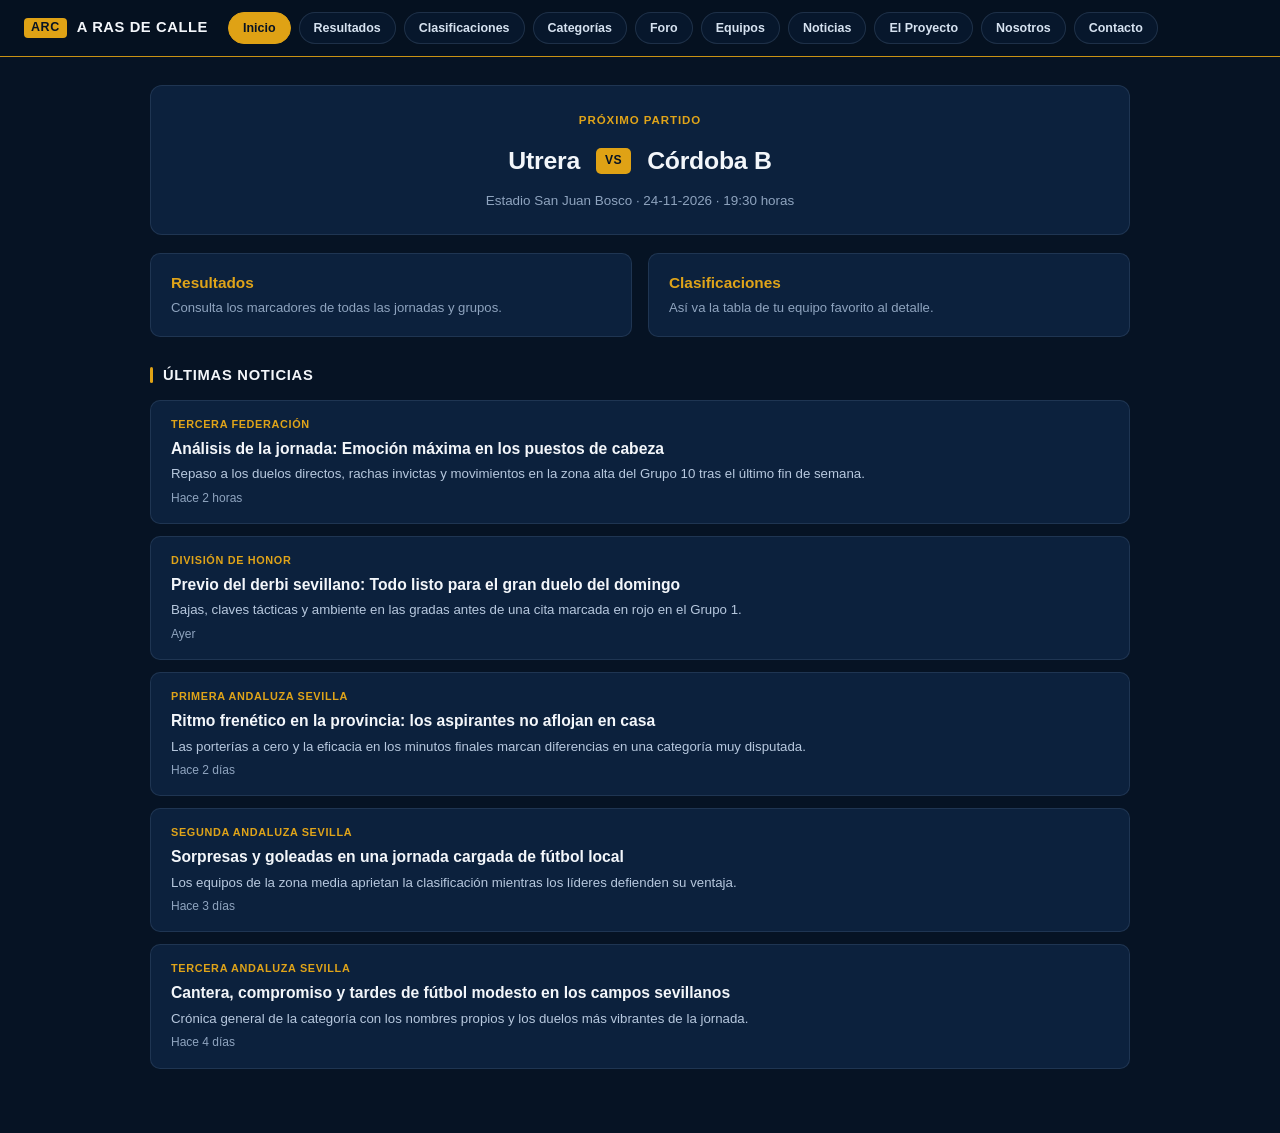
<file: index.html>
<!DOCTYPE html>
<html lang="es">
<head>
  <meta charset="UTF-8" />
  <meta name="viewport" content="width=device-width, initial-scale=1.0" />
  <title>A Ras de Calle — Inicio</title>
  <style>
    :root {
      --bg-page: #061324;
      --bg-header: #051120;
      --bg-card: #0c213d;
      --bg-card-hover: #10294b;
      --border-subtle: rgba(148, 178, 214, 0.14);
      --border-gold: #c99214;
      --accent-gold: #dfa215;
      --accent-gold-hover: #ebb024;
      --text-main: #f3f6fa;
      --text-muted: #8fa4bf;
      --text-gold: #e0a419;
    }

    * {
      box-sizing: border-box;
      margin: 0;
      padding: 0;
    }

    body {
      background-color: var(--bg-page);
      color: var(--text-main);
      font-family: -apple-system, BlinkMacSystemFont, "Segoe UI", Roboto, Helvetica, Arial, sans-serif;
      line-height: 1.45;
      min-height: 100vh;
    }

    a {
      color: inherit;
      text-decoration: none;
    }

    /* Cabecera y navegación */
    .site-header {
      background-color: var(--bg-header);
      border-bottom: 1px solid var(--border-gold);
      position: sticky;
      top: 0;
      z-index: 20;
    }

    .header-inner {
      max-width: 1380px;
      margin: 0 auto;
      padding: 12px 24px;
      display: flex;
      align-items: center;
      gap: 20px;
      flex-wrap: wrap;
    }

    .brand {
      display: inline-flex;
      align-items: center;
      gap: 10px;
      font-weight: 800;
      font-size: 0.92rem;
      letter-spacing: 0.04em;
      text-transform: uppercase;
      white-space: nowrap;
    }

    .brand-badge {
      background-color: var(--accent-gold);
      color: #071324;
      font-weight: 900;
      font-size: 0.78rem;
      padding: 3px 7px;
      border-radius: 4px;
      line-height: 1.1;
    }

    .nav-list {
      display: flex;
      align-items: center;
      gap: 8px;
      flex-wrap: wrap;
      list-style: none;
    }

    .nav-link {
      display: inline-block;
      padding: 6px 14px;
      border-radius: 999px;
      font-size: 0.78rem;
      font-weight: 600;
      color: #d6e2f0;
      border: 1px solid rgba(148, 178, 214, 0.16);
      background-color: rgba(12, 33, 61, 0.45);
      transition: background-color 0.15s ease, color 0.15s ease, border-color 0.15s ease;
      white-space: nowrap;
    }

    .nav-link:hover {
      background-color: var(--bg-card-hover);
      border-color: rgba(223, 162, 21, 0.45);
      color: #ffffff;
    }

    .nav-link.active {
      background-color: var(--accent-gold);
      color: #071324;
      border-color: var(--accent-gold);
      font-weight: 700;
    }

    /* Contenedor principal */
    .main-container {
      max-width: 1020px;
      margin: 0 auto;
      padding: 28px 20px 64px;
      display: flex;
      flex-direction: column;
      gap: 18px;
    }

    /* Tarjeta Próximo Partido */
    .match-banner {
      background-color: var(--bg-card);
      border: 1px solid var(--border-subtle);
      border-radius: 12px;
      padding: 26px 24px 24px;
      text-align: center;
      display: block;
      transition: border-color 0.15s ease, background-color 0.15s ease;
    }

    .match-banner:hover {
      border-color: rgba(223, 162, 21, 0.45);
      background-color: var(--bg-card-hover);
    }

    .match-kicker {
      font-size: 0.72rem;
      font-weight: 700;
      letter-spacing: 0.08em;
      text-transform: uppercase;
      color: var(--text-gold);
      margin-bottom: 14px;
    }

    .match-teams {
      display: flex;
      align-items: center;
      justify-content: center;
      gap: 16px;
      flex-wrap: wrap;
      margin-bottom: 12px;
    }

    .team-name {
      font-size: 1.55rem;
      font-weight: 800;
      color: var(--text-main);
      letter-spacing: -0.01em;
    }

    .vs-pill {
      background-color: var(--accent-gold);
      color: #071324;
      font-weight: 900;
      font-size: 0.76rem;
      padding: 4px 9px;
      border-radius: 5px;
      text-transform: uppercase;
      letter-spacing: 0.04em;
    }

    .match-meta {
      font-size: 0.84rem;
      color: var(--text-muted);
    }

    /* Dos accesos rápidos: Resultados y Clasificaciones */
    .quick-grid {
      display: grid;
      grid-template-columns: repeat(2, minmax(0, 1fr));
      gap: 16px;
    }

    .quick-card {
      background-color: var(--bg-card);
      border: 1px solid var(--border-subtle);
      border-radius: 10px;
      padding: 18px 20px;
      display: block;
      transition: border-color 0.15s ease, background-color 0.15s ease, transform 0.15s ease;
    }

    .quick-card:hover {
      background-color: var(--bg-card-hover);
      border-color: rgba(223, 162, 21, 0.5);
      transform: translateY(-1px);
    }

    .quick-title {
      font-size: 0.96rem;
      font-weight: 700;
      color: var(--text-gold);
      margin-bottom: 4px;
    }

    .quick-desc {
      font-size: 0.82rem;
      color: var(--text-muted);
    }

    /* Sección Últimas Noticias */
    .news-section {
      margin-top: 10px;
      display: flex;
      flex-direction: column;
      gap: 12px;
    }

    .section-heading {
      display: flex;
      align-items: center;
      gap: 10px;
      font-size: 0.92rem;
      font-weight: 800;
      letter-spacing: 0.05em;
      text-transform: uppercase;
      color: var(--text-main);
      margin-bottom: 2px;
    }

    .section-heading::before {
      content: "";
      width: 3px;
      height: 16px;
      background-color: var(--accent-gold);
      border-radius: 2px;
      display: inline-block;
    }

    .news-card {
      background-color: var(--bg-card);
      border: 1px solid var(--border-subtle);
      border-radius: 10px;
      padding: 16px 20px;
      display: block;
      transition: border-color 0.15s ease, background-color 0.15s ease;
    }

    .news-card:hover {
      background-color: var(--bg-card-hover);
      border-color: rgba(223, 162, 21, 0.4);
    }

    .news-category {
      font-size: 0.68rem;
      font-weight: 700;
      letter-spacing: 0.06em;
      text-transform: uppercase;
      color: var(--text-gold);
      margin-bottom: 5px;
    }

    .news-title {
      font-size: 0.98rem;
      font-weight: 700;
      color: var(--text-main);
      margin-bottom: 4px;
    }

    .news-excerpt {
      font-size: 0.83rem;
      color: #b7c8de;
      margin-bottom: 6px;
    }

    .news-time {
      font-size: 0.75rem;
      color: var(--text-muted);
    }

    @media (max-width: 700px) {
      .header-inner {
        padding: 12px 14px;
        gap: 12px;
      }

      .main-container {
        padding: 20px 14px 48px;
      }

      .team-name {
        font-size: 1.25rem;
      }

      .quick-grid {
        grid-template-columns: 1fr;
      }
    }
  </style>
</head>
<body>
  <header class="site-header">
    <div class="header-inner">
      <a href="index.html" class="brand">
        <span class="brand-badge">ARC</span>
        <span>A RAS DE CALLE</span>
      </a>

      <nav aria-label="Navegación principal">
        <ul class="nav-list">
          <li><a href="index.html" class="nav-link active">Inicio</a></li>
          <li><a href="partido.html" class="nav-link">Resultados</a></li>
          <li><a href="estadisticas.html" class="nav-link">Clasificaciones</a></li>
          <li><a href="competiciones.html" class="nav-link">Categorías</a></li>
          <li><a href="foro.html" class="nav-link">Foro</a></li>
          <li><a href="equipos.html" class="nav-link">Equipos</a></li>
          <li><a href="noticias.html" class="nav-link">Noticias</a></li>
          <li><a href="proyecto.html" class="nav-link">El Proyecto</a></li>
          <li><a href="nostros.html" class="nav-link">Nosotros</a></li>
          <li><a href="contacto.html" class="nav-link">Contacto</a></li>
        </ul>
      </nav>
    </div>
  </header>

  <main class="main-container">
    <!-- Próximo partido -->
    <a href="partido.html" class="match-banner">
      <div class="match-kicker">PRÓXIMO PARTIDO</div>
      <div class="match-teams">
        <span class="team-name">Utrera</span>
        <span class="vs-pill">VS</span>
        <span class="team-name">Córdoba B</span>
      </div>
      <div class="match-meta">Estadio San Juan Bosco · 24-11-2026 · 19:30 horas</div>
    </a>

    <!-- Accesos a Resultados y Clasificaciones -->
    <section class="quick-grid" aria-label="Accesos directos">
      <a href="partido.html" class="quick-card">
        <div class="quick-title">Resultados</div>
        <div class="quick-desc">Consulta los marcadores de todas las jornadas y grupos.</div>
      </a>
      <a href="estadisticas.html" class="quick-card">
        <div class="quick-title">Clasificaciones</div>
        <div class="quick-desc">Así va la tabla de tu equipo favorito al detalle.</div>
      </a>
    </section>

    <!-- Últimas noticias -->
    <section class="news-section" aria-label="Últimas noticias">
      <h2 class="section-heading">ÚLTIMAS NOTICIAS</h2>

      <a href="noticias.html" class="news-card">
        <div class="news-category">TERCERA FEDERACIÓN</div>
        <div class="news-title">Análisis de la jornada: Emoción máxima en los puestos de cabeza</div>
        <div class="news-excerpt">Repaso a los duelos directos, rachas invictas y movimientos en la zona alta del Grupo 10 tras el último fin de semana.</div>
        <div class="news-time">Hace 2 horas</div>
      </a>

      <a href="noticias.html" class="news-card">
        <div class="news-category">DIVISIÓN DE HONOR</div>
        <div class="news-title">Previo del derbi sevillano: Todo listo para el gran duelo del domingo</div>
        <div class="news-excerpt">Bajas, claves tácticas y ambiente en las gradas antes de una cita marcada en rojo en el Grupo 1.</div>
        <div class="news-time">Ayer</div>
      </a>

      <a href="noticias.html" class="news-card">
        <div class="news-category">PRIMERA ANDALUZA SEVILLA</div>
        <div class="news-title">Ritmo frenético en la provincia: los aspirantes no aflojan en casa</div>
        <div class="news-excerpt">Las porterías a cero y la eficacia en los minutos finales marcan diferencias en una categoría muy disputada.</div>
        <div class="news-time">Hace 2 días</div>
      </a>

      <a href="noticias.html" class="news-card">
        <div class="news-category">SEGUNDA ANDALUZA SEVILLA</div>
        <div class="news-title">Sorpresas y goleadas en una jornada cargada de fútbol local</div>
        <div class="news-excerpt">Los equipos de la zona media aprietan la clasificación mientras los líderes defienden su ventaja.</div>
        <div class="news-time">Hace 3 días</div>
      </a>

      <a href="noticias.html" class="news-card">
        <div class="news-category">TERCERA ANDALUZA SEVILLA</div>
        <div class="news-title">Cantera, compromiso y tardes de fútbol modesto en los campos sevillanos</div>
        <div class="news-excerpt">Crónica general de la categoría con los nombres propios y los duelos más vibrantes de la jornada.</div>
        <div class="news-time">Hace 4 días</div>
      </a>
    </section>
  </main>
</body>
</html>
</file>
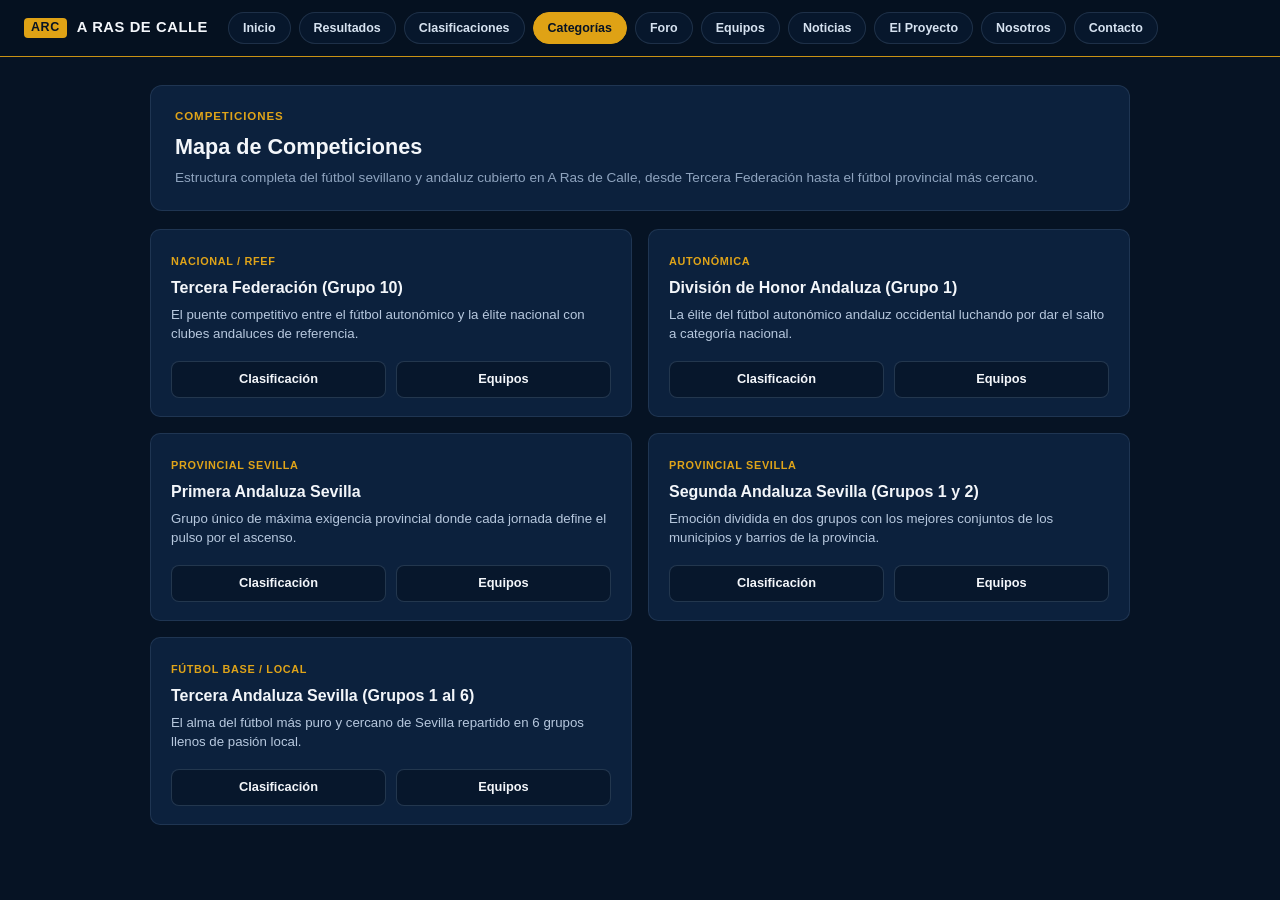
<file: competiciones.html>
<!DOCTYPE html>
<html lang="es">
<head>
  <meta charset="UTF-8" />
  <meta name="viewport" content="width=device-width, initial-scale=1.0" />
  <title>A Ras de Calle — Categorías</title>
  <style>
    :root {
      --bg-page: #061324;
      --bg-header: #051120;
      --bg-card: #0c213d;
      --bg-card-hover: #10294b;
      --border-subtle: rgba(148, 178, 214, 0.14);
      --border-gold: #c99214;
      --accent-gold: #dfa215;
      --accent-gold-hover: #ebb024;
      --text-main: #f3f6fa;
      --text-muted: #8fa4bf;
      --text-gold: #e0a419;
    }

    * {
      box-sizing: border-box;
      margin: 0;
      padding: 0;
    }

    body {
      background-color: var(--bg-page);
      color: var(--text-main);
      font-family: -apple-system, BlinkMacSystemFont, "Segoe UI", Roboto, Helvetica, Arial, sans-serif;
      line-height: 1.45;
      min-height: 100vh;
    }

    a {
      color: inherit;
      text-decoration: none;
    }

    /* Cabecera y navegación */
    .site-header {
      background-color: var(--bg-header);
      border-bottom: 1px solid var(--border-gold);
      position: sticky;
      top: 0;
      z-index: 20;
    }

    .header-inner {
      max-width: 1380px;
      margin: 0 auto;
      padding: 12px 24px;
      display: flex;
      align-items: center;
      gap: 20px;
      flex-wrap: wrap;
    }

    .brand {
      display: inline-flex;
      align-items: center;
      gap: 10px;
      font-weight: 800;
      font-size: 0.92rem;
      letter-spacing: 0.04em;
      text-transform: uppercase;
      white-space: nowrap;
    }

    .brand-badge {
      background-color: var(--accent-gold);
      color: #071324;
      font-weight: 900;
      font-size: 0.78rem;
      padding: 3px 7px;
      border-radius: 4px;
      line-height: 1.1;
    }

    .nav-list {
      display: flex;
      align-items: center;
      gap: 8px;
      flex-wrap: wrap;
      list-style: none;
    }

    .nav-link {
      display: inline-block;
      padding: 6px 14px;
      border-radius: 999px;
      font-size: 0.78rem;
      font-weight: 600;
      color: #d6e2f0;
      border: 1px solid rgba(148, 178, 214, 0.16);
      background-color: rgba(12, 33, 61, 0.45);
      transition: background-color 0.15s ease, color 0.15s ease, border-color 0.15s ease;
      white-space: nowrap;
    }

    .nav-link:hover {
      background-color: var(--bg-card-hover);
      border-color: rgba(223, 162, 21, 0.45);
      color: #ffffff;
    }

    .nav-link.active {
      background-color: var(--accent-gold);
      color: #071324;
      border-color: var(--accent-gold);
      font-weight: 700;
    }

    /* Contenedor principal */
    .main-container {
      max-width: 1020px;
      margin: 0 auto;
      padding: 28px 20px 64px;
      display: flex;
      flex-direction: column;
      gap: 18px;
    }

    .page-header-card {
      background-color: var(--bg-card);
      border: 1px solid var(--border-subtle);
      border-radius: 12px;
      padding: 22px 24px;
    }

    .page-kicker {
      font-size: 0.72rem;
      font-weight: 700;
      letter-spacing: 0.08em;
      text-transform: uppercase;
      color: var(--text-gold);
      margin-bottom: 6px;
    }

    .page-title {
      font-size: 1.35rem;
      font-weight: 800;
      color: var(--text-main);
      margin-bottom: 6px;
    }

    .page-subtitle {
      font-size: 0.85rem;
      color: var(--text-muted);
    }

    .categories-grid {
      display: grid;
      grid-template-columns: repeat(2, minmax(0, 1fr));
      gap: 16px;
    }

    .cat-card {
      background-color: var(--bg-card);
      border: 1px solid var(--border-subtle);
      border-radius: 10px;
      padding: 18px 20px;
      display: flex;
      flex-direction: column;
      justify-content: space-between;
      gap: 14px;
      transition: border-color 0.15s ease, background-color 0.15s ease, transform 0.15s ease;
    }

    .cat-card:hover {
      background-color: var(--bg-card-hover);
      border-color: rgba(223, 162, 21, 0.45);
      transform: translateY(-1px);
    }

    .cat-badge {
      display: inline-block;
      font-size: 0.68rem;
      font-weight: 700;
      letter-spacing: 0.06em;
      text-transform: uppercase;
      color: var(--text-gold);
      margin-bottom: 6px;
    }

    .cat-name {
      font-size: 1rem;
      font-weight: 700;
      color: var(--text-main);
      margin-bottom: 6px;
    }

    .cat-desc {
      font-size: 0.83rem;
      color: #b7c8de;
    }

    .cat-footer {
      display: flex;
      gap: 10px;
      padding-top: 4px;
    }

    .btn-action {
      flex: 1;
      text-align: center;
      padding: 8px 12px;
      border-radius: 8px;
      font-size: 0.8rem;
      font-weight: 700;
      color: var(--text-main);
      background-color: rgba(6, 19, 36, 0.65);
      border: 1px solid rgba(148, 178, 214, 0.2);
      transition: background-color 0.15s ease, color 0.15s ease, border-color 0.15s ease;
    }

    .btn-action:hover {
      background-color: var(--accent-gold);
      color: #071324;
      border-color: var(--accent-gold);
    }

    @media (max-width: 700px) {
      .header-inner {
        padding: 12px 14px;
        gap: 12px;
      }

      .main-container {
        padding: 20px 14px 48px;
      }

      .categories-grid {
        grid-template-columns: 1fr;
      }
    }
  </style>
</head>
<body>
  <header class="site-header">
    <div class="header-inner">
      <a href="index.html" class="brand">
        <span class="brand-badge">ARC</span>
        <span>A RAS DE CALLE</span>
      </a>

      <nav aria-label="Navegación principal">
        <ul class="nav-list">
          <li><a href="index.html" class="nav-link">Inicio</a></li>
          <li><a href="partido.html" class="nav-link">Resultados</a></li>
          <li><a href="estadisticas.html" class="nav-link">Clasificaciones</a></li>
          <li><a href="competiciones.html" class="nav-link active">Categorías</a></li>
          <li><a href="foro.html" class="nav-link">Foro</a></li>
          <li><a href="equipos.html" class="nav-link">Equipos</a></li>
          <li><a href="noticias.html" class="nav-link">Noticias</a></li>
          <li><a href="proyecto.html" class="nav-link">El Proyecto</a></li>
          <li><a href="nosotros.html" class="nav-link">Nosotros</a></li>
          <li><a href="contacto.html" class="nav-link">Contacto</a></li>
        </ul>
      </nav>
    </div>
  </header>

  <main class="main-container">
    <section class="page-header-card">
      <div class="page-kicker">COMPETICIONES</div>
      <h1 class="page-title">Mapa de Competiciones</h1>
      <p class="page-subtitle">Estructura completa del fútbol sevillano y andaluz cubierto en A Ras de Calle, desde Tercera Federación hasta el fútbol provincial más cercano.</p>
    </section>

    <section class="categories-grid" aria-label="Categorías cubiertas">
      <article class="cat-card">
        <div>
          <div class="cat-badge">NACIONAL / RFEF</div>
          <h2 class="cat-name">Tercera Federación (Grupo 10)</h2>
          <p class="cat-desc">El puente competitivo entre el fútbol autonómico y la élite nacional con clubes andaluces de referencia.</p>
        </div>
        <div class="cat-footer">
          <a href="estadisticas.html" class="btn-action">Clasificación</a>
          <a href="equipos.html" class="btn-action">Equipos</a>
        </div>
      </article>

      <article class="cat-card">
        <div>
          <div class="cat-badge">AUTONÓMICA</div>
          <h2 class="cat-name">División de Honor Andaluza (Grupo 1)</h2>
          <p class="cat-desc">La élite del fútbol autonómico andaluz occidental luchando por dar el salto a categoría nacional.</p>
        </div>
        <div class="cat-footer">
          <a href="estadisticas.html" class="btn-action">Clasificación</a>
          <a href="equipos.html" class="btn-action">Equipos</a>
        </div>
      </article>

      <article class="cat-card">
        <div>
          <div class="cat-badge">PROVINCIAL SEVILLA</div>
          <h2 class="cat-name">Primera Andaluza Sevilla</h2>
          <p class="cat-desc">Grupo único de máxima exigencia provincial donde cada jornada define el pulso por el ascenso.</p>
        </div>
        <div class="cat-footer">
          <a href="estadisticas.html" class="btn-action">Clasificación</a>
          <a href="equipos.html" class="btn-action">Equipos</a>
        </div>
      </article>

      <article class="cat-card">
        <div>
          <div class="cat-badge">PROVINCIAL SEVILLA</div>
          <h2 class="cat-name">Segunda Andaluza Sevilla (Grupos 1 y 2)</h2>
          <p class="cat-desc">Emoción dividida en dos grupos con los mejores conjuntos de los municipios y barrios de la provincia.</p>
        </div>
        <div class="cat-footer">
          <a href="estadisticas.html" class="btn-action">Clasificación</a>
          <a href="equipos.html" class="btn-action">Equipos</a>
        </div>
      </article>

      <article class="cat-card">
        <div>
          <div class="cat-badge">FÚTBOL BASE / LOCAL</div>
          <h2 class="cat-name">Tercera Andaluza Sevilla (Grupos 1 al 6)</h2>
          <p class="cat-desc">El alma del fútbol más puro y cercano de Sevilla repartido en 6 grupos llenos de pasión local.</p>
        </div>
        <div class="cat-footer">
          <a href="estadisticas.html" class="btn-action">Clasificación</a>
          <a href="equipos.html" class="btn-action">Equipos</a>
        </div>
      </article>
    </section>
  </main>
</body>
</html>
</file>
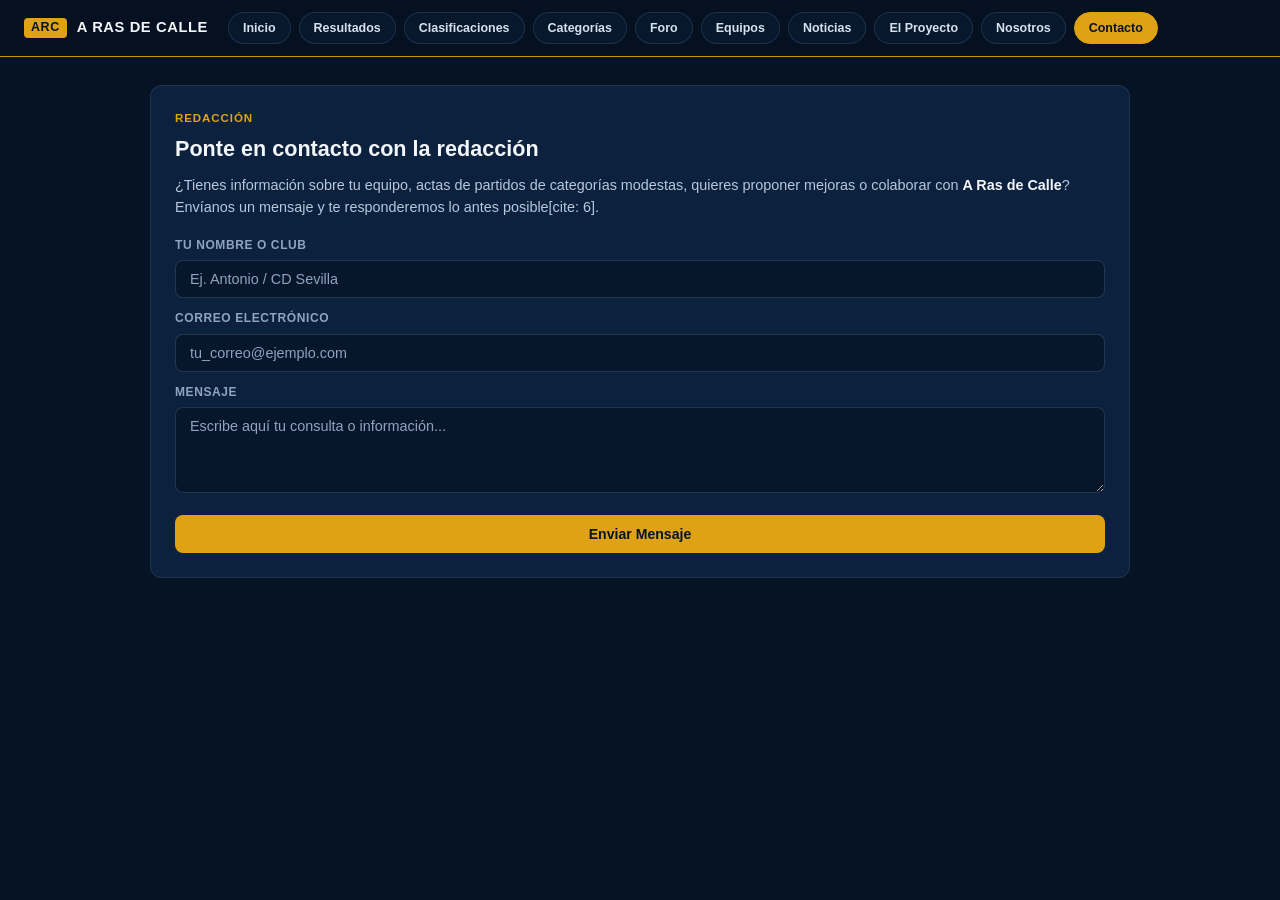
<file: contacto.html>
<!DOCTYPE html>
<html lang="es">
<head>
  <meta charset="UTF-8" />
  <meta name="viewport" content="width=device-width, initial-scale=1.0" />
  <title>A Ras de Calle — Contacto</title>
  <style>
    :root {
      --bg-page: #061324;
      --bg-header: #051120;
      --bg-card: #0c213d;
      --bg-card-hover: #10294b;
      --bg-input: #07162b;
      --border-subtle: rgba(148, 178, 214, 0.14);
      --border-gold: #c99214;
      --accent-gold: #dfa215;
      --accent-gold-hover: #ebb024;
      --text-main: #f3f6fa;
      --text-muted: #8fa4bf;
      --text-gold: #e0a419;
    }

    * {
      box-sizing: border-box;
      margin: 0;
      padding: 0;
    }

    body {
      background-color: var(--bg-page);
      color: var(--text-main);
      font-family: -apple-system, BlinkMacSystemFont, "Segoe UI", Roboto, Helvetica, Arial, sans-serif;
      line-height: 1.45;
      min-height: 100vh;
      padding-bottom: 56px;
    }

    a {
      color: inherit;
      text-decoration: none;
    }

    /* Cabecera y navegación */
    .site-header {
      background-color: var(--bg-header);
      border-bottom: 1px solid var(--border-gold);
      position: sticky;
      top: 0;
      z-index: 20;
    }

    .header-inner {
      max-width: 1380px;
      margin: 0 auto;
      padding: 12px 24px;
      display: flex;
      align-items: center;
      gap: 20px;
      flex-wrap: wrap;
    }

    .brand {
      display: inline-flex;
      align-items: center;
      gap: 10px;
      font-weight: 800;
      font-size: 0.92rem;
      letter-spacing: 0.04em;
      text-transform: uppercase;
      white-space: nowrap;
    }

    .brand-badge {
      background-color: var(--accent-gold);
      color: #071324;
      font-weight: 900;
      font-size: 0.78rem;
      padding: 3px 7px;
      border-radius: 4px;
      line-height: 1.1;
    }

    .nav-list {
      display: flex;
      align-items: center;
      gap: 8px;
      flex-wrap: wrap;
      list-style: none;
    }

    .nav-link {
      display: inline-block;
      padding: 6px 14px;
      border-radius: 999px;
      font-size: 0.78rem;
      font-weight: 600;
      color: #d6e2f0;
      border: 1px solid rgba(148, 178, 214, 0.16);
      background-color: rgba(12, 33, 61, 0.45);
      transition: background-color 0.15s ease, color 0.15s ease, border-color 0.15s ease;
      white-space: nowrap;
    }

    .nav-link:hover {
      background-color: var(--bg-card-hover);
      border-color: rgba(223, 162, 21, 0.45);
      color: #ffffff;
    }

    .nav-link.active {
      background-color: var(--accent-gold);
      color: #071324;
      border-color: var(--accent-gold);
      font-weight: 700;
    }

    /* Contenedor principal */
    .main-container {
      max-width: 1020px;
      margin: 0 auto;
      padding: 28px 20px 64px;
      display: flex;
      flex-direction: column;
      gap: 18px;
    }

    .contact-card {
      background-color: var(--bg-card);
      border: 1px solid var(--border-subtle);
      border-radius: 12px;
      padding: 24px;
    }

    .card-kicker {
      font-size: 0.72rem;
      font-weight: 700;
      letter-spacing: 0.08em;
      text-transform: uppercase;
      color: var(--text-gold);
      margin-bottom: 6px;
    }

    .card-title {
      color: var(--text-main);
      font-size: 1.35rem;
      font-weight: 800;
      margin-bottom: 10px;
    }

    .contact-card p {
      color: #b7c8de;
      font-size: 0.9rem;
      line-height: 1.55;
      margin-bottom: 18px;
    }

    .contact-card strong {
      color: var(--text-main);
    }

    .form-group {
      margin-bottom: 12px;
    }

    .form-group label {
      display: block;
      font-size: 0.75rem;
      color: var(--text-muted);
      font-weight: 700;
      letter-spacing: 0.05em;
      text-transform: uppercase;
      margin-bottom: 6px;
    }

    input,
    textarea {
      width: 100%;
      background-color: var(--bg-input);
      color: var(--text-main);
      border: 1px solid rgba(148, 178, 214, 0.2);
      padding: 10px 14px;
      border-radius: 8px;
      font-family: inherit;
      font-size: 0.9rem;
      outline: none;
      transition: border-color 0.15s ease;
    }

    input:focus,
    textarea:focus {
      border-color: var(--accent-gold);
    }

    input::placeholder,
    textarea::placeholder {
      color: var(--text-muted);
    }

    .btn-submit {
      background-color: var(--accent-gold);
      color: #071324;
      border: none;
      padding: 11px 18px;
      border-radius: 8px;
      font-weight: 800;
      cursor: pointer;
      width: 100%;
      font-size: 0.88rem;
      margin-top: 4px;
      transition: background-color 0.15s ease;
    }

    .btn-submit:hover:not(:disabled) {
      background-color: var(--accent-gold-hover);
    }

    .btn-submit:disabled {
      opacity: 0.65;
      cursor: not-allowed;
    }

    .status-msg {
      margin-top: 12px;
      font-size: 0.86rem;
      border-radius: 8px;
      padding: 10px 14px;
      display: none;
    }

    .status-msg.success {
      display: block;
      background-color: rgba(34, 197, 94, 0.14);
      border: 1px solid rgba(34, 197, 94, 0.45);
      color: #bbf7d0;
    }

    .status-msg.error {
      display: block;
      background-color: rgba(239, 68, 68, 0.14);
      border: 1px solid rgba(239, 68, 68, 0.45);
      color: #fecaca;
    }

    @media (max-width: 700px) {
      .header-inner {
        padding: 12px 14px;
        gap: 12px;
      }

      .main-container {
        padding: 20px 14px 48px;
      }

      .contact-card {
        padding: 20px 18px;
      }
    }
  </style>
</head>
<body>
  <header class="site-header">
    <div class="header-inner">
      <a href="index.html" class="brand">
        <span class="brand-badge">ARC</span>
        <span>A RAS DE CALLE</span>
      </a>

      <nav aria-label="Navegación principal">
        <ul class="nav-list">
          <li><a href="index.html" class="nav-link">Inicio</a></li>
          <li><a href="partido.html" class="nav-link">Resultados</a></li>
          <li><a href="estadisticas.html" class="nav-link">Clasificaciones</a></li>
          <li><a href="competiciones.html" class="nav-link">Categorías</a></li>
          <li><a href="foro.html" class="nav-link">Foro</a></li>
          <li><a href="equipos.html" class="nav-link">Equipos</a></li>
          <li><a href="noticias.html" class="nav-link">Noticias</a></li>
          <li><a href="proyecto.html" class="nav-link">El Proyecto</a></li>
          <li><a href="nosotros.html" class="nav-link">Nosotros</a></li>
          <li><a href="contacto.html" class="nav-link active">Contacto</a></li>
        </ul>
      </nav>
    </div>
  </header>

  <main class="main-container">
    <section class="contact-card">
      <div class="card-kicker">REDACCIÓN</div>
      <h1 class="card-title">Ponte en contacto con la redacción</h1>
      <p>¿Tienes información sobre tu equipo, actas de partidos de categorías modestas, quieres proponer mejoras o colaborar con <strong>A Ras de Calle</strong>? Envíanos un mensaje y te responderemos lo antes posible[cite: 6].</p>

      <form id="contactForm" action="https://formspree.io/f/mqpqgobo" method="POST">
        <div class="form-group">
          <label for="nombre">Tu Nombre o Club</label>
          <input type="text" id="nombre" name="nombre" placeholder="Ej. Antonio / CD Sevilla" required />
        </div>

        <div class="form-group">
          <label for="email">Correo Electrónico</label>
          <input type="email" id="email" name="email" placeholder="tu_correo@ejemplo.com" required />
        </div>

        <div class="form-group">
          <label for="mensaje">Mensaje</label>
          <textarea id="mensaje" name="mensaje" rows="4" placeholder="Escribe aquí tu consulta o información..." required></textarea>
        </div>

        <button type="submit" class="btn-submit" id="contactSubmitBtn">Enviar Mensaje</button>
        <div class="status-msg" id="contactStatus" role="status" aria-live="polite"></div>
      </form>
    </section>
  </main>

  <script>
    const contactForm = document.getElementById("contactForm");
    const submitBtn = document.getElementById("contactSubmitBtn");
    const statusEl = document.getElementById("contactStatus");

    contactForm.addEventListener("submit", async function(event) {
      event.preventDefault();

      const endpoint = contactForm.getAttribute("action");
      submitBtn.disabled = true;
      submitBtn.textContent = "Enviando...";
      statusEl.className = "status-msg";
      statusEl.textContent = "";

      try {
        const response = await fetch(endpoint, {
          method: "POST",
          body: new FormData(contactForm),
          headers: {
            "Accept": "application/json"
          }
        });

        if (response.ok) {
          contactForm.reset();
          statusEl.className = "status-msg success";
          statusEl.textContent = "¡Mensaje enviado! Te llegará a tu correo en breve.";
        } else {
          statusEl.className = "status-msg error";
          statusEl.textContent = "No se pudo enviar el mensaje. Revisa el enlace del formulario e inténtalo de nuevo.";
        }
      } catch (error) {
        statusEl.className = "status-msg error";
        statusEl.textContent = "Error de conexión al enviar el mensaje. Comprueba tu red e inténtalo otra vez.";
      } finally {
        submitBtn.disabled = false;
        submitBtn.textContent = "Enviar Mensaje";
      }
    });
  </script>
</body>
</html>
</file>
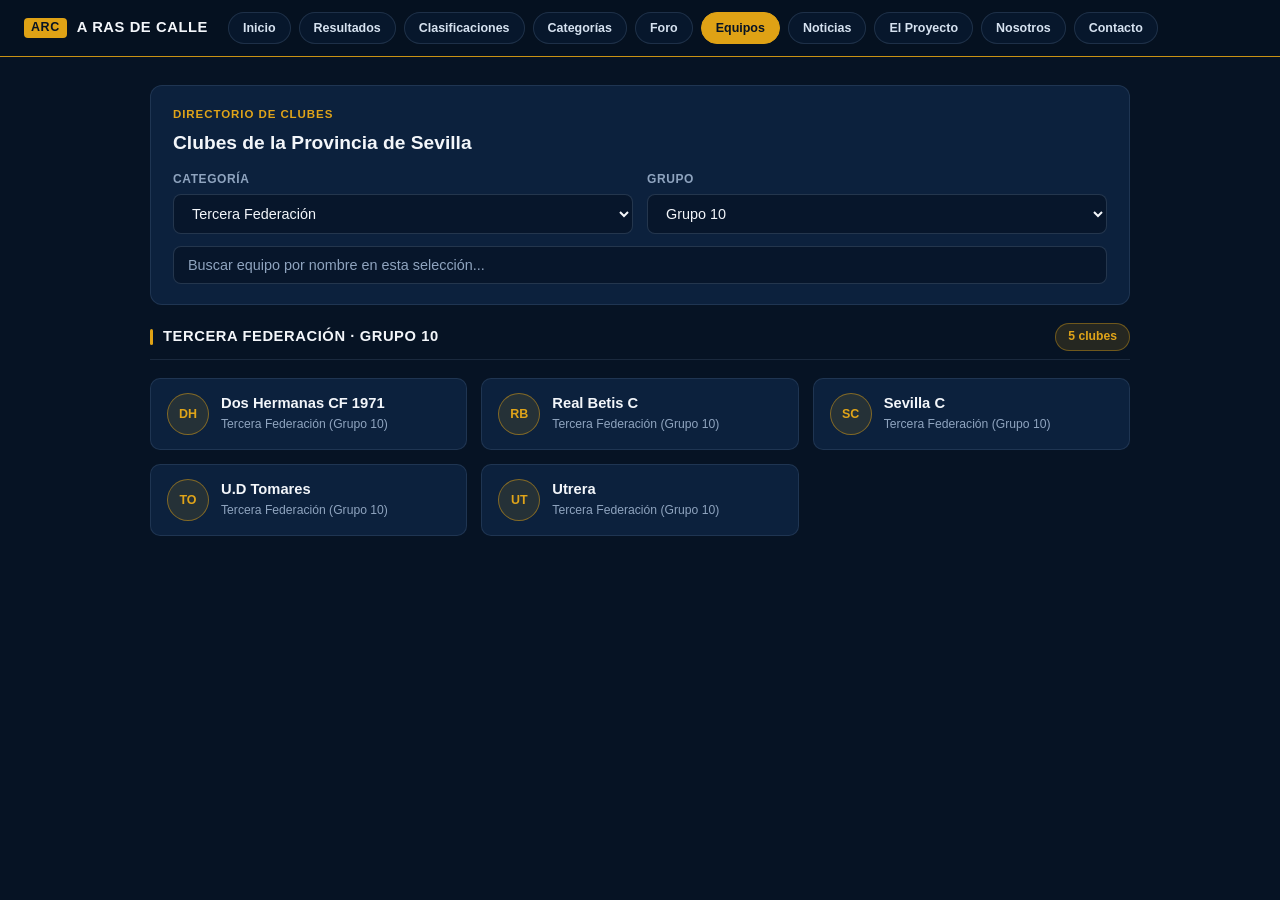
<file: equipos.html>
<!DOCTYPE html>
<html lang="es">
<head>
  <meta charset="UTF-8" />
  <meta name="viewport" content="width=device-width, initial-scale=1.0" />
  <title>A Ras de Calle — Equipos de Sevilla</title>
  <style>
    :root {
      --bg-page: #061324;
      --bg-header: #051120;
      --bg-card: #0c213d;
      --bg-card-hover: #10294b;
      --bg-input: #07162b;
      --border-subtle: rgba(148, 178, 214, 0.14);
      --border-gold: #c99214;
      --accent-gold: #dfa215;
      --accent-gold-hover: #ebb024;
      --text-main: #f3f6fa;
      --text-muted: #8fa4bf;
      --text-gold: #e0a419;
    }

    * {
      box-sizing: border-box;
      margin: 0;
      padding: 0;
    }

    body {
      background-color: var(--bg-page);
      color: var(--text-main);
      font-family: -apple-system, BlinkMacSystemFont, "Segoe UI", Roboto, Helvetica, Arial, sans-serif;
      line-height: 1.45;
      min-height: 100vh;
      padding-bottom: 56px;
    }

    a {
      color: inherit;
      text-decoration: none;
    }

    /* Cabecera y navegación */
    .site-header {
      background-color: var(--bg-header);
      border-bottom: 1px solid var(--border-gold);
      position: sticky;
      top: 0;
      z-index: 20;
    }

    .header-inner {
      max-width: 1380px;
      margin: 0 auto;
      padding: 12px 24px;
      display: flex;
      align-items: center;
      gap: 20px;
      flex-wrap: wrap;
    }

    .brand {
      display: inline-flex;
      align-items: center;
      gap: 10px;
      font-weight: 800;
      font-size: 0.92rem;
      letter-spacing: 0.04em;
      text-transform: uppercase;
      white-space: nowrap;
    }

    .brand-badge {
      background-color: var(--accent-gold);
      color: #071324;
      font-weight: 900;
      font-size: 0.78rem;
      padding: 3px 7px;
      border-radius: 4px;
      line-height: 1.1;
    }

    .nav-list {
      display: flex;
      align-items: center;
      gap: 8px;
      flex-wrap: wrap;
      list-style: none;
    }

    .nav-link {
      display: inline-block;
      padding: 6px 14px;
      border-radius: 999px;
      font-size: 0.78rem;
      font-weight: 600;
      color: #d6e2f0;
      border: 1px solid rgba(148, 178, 214, 0.16);
      background-color: rgba(12, 33, 61, 0.45);
      transition: background-color 0.15s ease, color 0.15s ease, border-color 0.15s ease;
      white-space: nowrap;
    }

    .nav-link:hover {
      background-color: var(--bg-card-hover);
      border-color: rgba(223, 162, 21, 0.45);
      color: #ffffff;
    }

    .nav-link.active {
      background-color: var(--accent-gold);
      color: #071324;
      border-color: var(--accent-gold);
      font-weight: 700;
    }

    /* Contenedor principal */
    .main-container {
      max-width: 1020px;
      margin: 0 auto;
      padding: 28px 20px 64px;
      display: flex;
      flex-direction: column;
      gap: 18px;
    }

    .filter-panel {
      background-color: var(--bg-card);
      border: 1px solid var(--border-subtle);
      border-radius: 12px;
      padding: 20px 22px;
    }

    .panel-kicker {
      font-size: 0.72rem;
      font-weight: 700;
      letter-spacing: 0.08em;
      text-transform: uppercase;
      color: var(--text-gold);
      margin-bottom: 6px;
    }

    .panel-title {
      color: var(--text-main);
      font-size: 1.2rem;
      font-weight: 800;
      margin-bottom: 14px;
    }

    .selectors-grid {
      display: grid;
      grid-template-columns: repeat(2, minmax(0, 1fr));
      gap: 14px;
    }

    .field-group label {
      display: block;
      font-size: 0.75rem;
      font-weight: 700;
      text-transform: uppercase;
      letter-spacing: 0.05em;
      color: var(--text-muted);
      margin-bottom: 6px;
    }

    select,
    input[type="text"] {
      width: 100%;
      background-color: var(--bg-input);
      color: var(--text-main);
      border: 1px solid rgba(148, 178, 214, 0.2);
      padding: 10px 14px;
      border-radius: 8px;
      font-family: inherit;
      font-size: 0.9rem;
      outline: none;
      transition: border-color 0.15s ease;
    }

    select:focus,
    input[type="text"]:focus {
      border-color: var(--accent-gold);
    }

    input[type="text"]::placeholder {
      color: var(--text-muted);
    }

    .search-box {
      margin-top: 12px;
    }

    .results-header {
      display: flex;
      justify-content: space-between;
      align-items: center;
      gap: 12px;
      flex-wrap: wrap;
      padding-bottom: 8px;
      border-bottom: 1px solid var(--border-subtle);
    }

    .results-heading {
      display: flex;
      align-items: center;
      gap: 10px;
      font-size: 0.92rem;
      font-weight: 800;
      letter-spacing: 0.04em;
      text-transform: uppercase;
      color: var(--text-main);
    }

    .results-heading::before {
      content: "";
      width: 3px;
      height: 16px;
      background-color: var(--accent-gold);
      border-radius: 2px;
      display: inline-block;
    }

    .team-count {
      background-color: rgba(223, 162, 21, 0.14);
      color: var(--text-gold);
      border: 1px solid rgba(223, 162, 21, 0.4);
      padding: 4px 12px;
      border-radius: 999px;
      font-size: 0.76rem;
      font-weight: 700;
    }

    .teams-grid {
      display: grid;
      grid-template-columns: repeat(3, minmax(0, 1fr));
      gap: 14px;
    }

    .team-card {
      background-color: var(--bg-card);
      border: 1px solid var(--border-subtle);
      border-radius: 10px;
      padding: 14px 16px;
      display: flex;
      align-items: center;
      gap: 12px;
      transition: border-color 0.15s ease, background-color 0.15s ease, transform 0.15s ease;
    }

    .team-card:hover {
      background-color: var(--bg-card-hover);
      border-color: rgba(223, 162, 21, 0.45);
      transform: translateY(-1px);
    }

    .team-shield {
      width: 42px;
      height: 42px;
      border-radius: 999px;
      background-color: rgba(223, 162, 21, 0.12);
      border: 1px solid rgba(223, 162, 21, 0.5);
      display: flex;
      align-items: center;
      justify-content: center;
      font-weight: 800;
      font-size: 0.78rem;
      color: var(--text-gold);
      flex-shrink: 0;
    }

    .team-info {
      overflow: hidden;
    }

    .team-name {
      font-size: 0.92rem;
      font-weight: 700;
      color: var(--text-main);
      margin-bottom: 2px;
      white-space: nowrap;
      overflow: hidden;
      text-overflow: ellipsis;
    }

    .team-meta {
      font-size: 0.76rem;
      color: var(--text-muted);
      white-space: nowrap;
      overflow: hidden;
      text-overflow: ellipsis;
    }

    .empty-msg {
      text-align: center;
      color: var(--text-muted);
      padding: 28px 16px;
      background-color: var(--bg-card);
      border: 1px solid var(--border-subtle);
      border-radius: 10px;
      grid-column: 1 / -1;
      font-size: 0.88rem;
    }

    @media (max-width: 820px) {
      .teams-grid {
        grid-template-columns: repeat(2, minmax(0, 1fr));
      }
    }

    @media (max-width: 700px) {
      .header-inner {
        padding: 12px 14px;
        gap: 12px;
      }

      .main-container {
        padding: 20px 14px 48px;
      }

      .selectors-grid,
      .teams-grid {
        grid-template-columns: 1fr;
      }
    }
  </style>
</head>
<body>
  <header class="site-header">
    <div class="header-inner">
      <a href="index.html" class="brand">
        <span class="brand-badge">ARC</span>
        <span>A RAS DE CALLE</span>
      </a>

      <nav aria-label="Navegación principal">
        <ul class="nav-list">
          <li><a href="index.html" class="nav-link">Inicio</a></li>
          <li><a href="partido.html" class="nav-link">Resultados</a></li>
          <li><a href="estadisticas.html" class="nav-link">Clasificaciones</a></li>
          <li><a href="competiciones.html" class="nav-link">Categorías</a></li>
          <li><a href="foro.html" class="nav-link">Foro</a></li>
          <li><a href="equipos.html" class="nav-link active">Equipos</a></li>
          <li><a href="noticias.html" class="nav-link">Noticias</a></li>
          <li><a href="proyecto.html" class="nav-link">El Proyecto</a></li>
          <li><a href="nostros.html" class="nav-link">Nosotros</a></li>
          <li><a href="contacto.html" class="nav-link">Contacto</a></li>
        </ul>
      </nav>
    </div>
  </header>

  <main class="main-container">
    <section class="filter-panel">
      <div class="panel-kicker">DIRECTORIO DE CLUBES</div>
      <h1 class="panel-title">Clubes de la Provincia de Sevilla</h1>
      <div class="selectors-grid">
        <div class="field-group">
          <label for="categorySelect">Categoría</label>
          <select id="categorySelect"></select>
        </div>
        <div class="field-group">
          <label for="groupSelect">Grupo</label>
          <select id="groupSelect"></select>
        </div>
      </div>
      <div class="search-box">
        <input type="text" id="searchInput" placeholder="Buscar equipo por nombre en esta selección..." />
      </div>
    </section>

    <div class="results-header">
      <h2 class="results-heading" id="currentHeading">Equipos</h2>
      <span class="team-count" id="teamCount">0 clubes</span>
    </div>

    <div class="teams-grid" id="teamsGrid"></div>
  </main>

  <script>
    const clubsData = {
      "Tercera Federación": {
        "Grupo 10": [
          "Dos Hermanas CF 1971",
          "Real Betis C",
          "Sevilla C",
          "U.D Tomares",
          "Utrera"
        ]
      },
      "División de Honor Andaluza": {
        "Grupo 1": [
          "C.D Cabecense",
          "Arcos C.F",
          "Coria C.F",
          "U.B Lebrijana",
          "U.D Rinconada",
          "U.P Viso",
          "C.D Inter Sevilla",
          "Castilleja C.F"
        ]
      },
      "Primera Andaluza Sevilla": {
        "Grupo Único": [
          "U.D Pilas",
          "C.D Mairena",
          "A.D. San José",
          "La Barrera C.F",
          "A.D Mosqueo",
          "C.D Ventippo",
          "Palomares C.F",
          "Torreblanca C.F",
          "C.D Alcalá",
          "C.D Pedrera",
          "C.D San Marcos",
          "Osuna Bote Club",
          "Lora C.F",
          "Camas C.F",
          "U.D Villaverde",
          "U.D Bellavista",
          "C.D Montequinto",
          "Arahal Balompié"
        ]
      },
      "Segunda Andaluza Sevilla": {
        "Grupo 1": [
          "Calavera C.F",
          "La Liara Balompié",
          "El Palmar Vda. Real",
          "Écija Balompié",
          "Cerro del Aguila",
          "U.D. Morón C.F",
          "P.D. Rociera",
          "Los Palacios C.F",
          "CD. Utrera B",
          "C.A.D Nervión",
          "Dos Hermanas CF B",
          "C.D Demo",
          "Atlético Central B",
          "Estrella San Agustín",
          "La Motilla F.C",
          "C.D Herrera",
          "C.D Cabecense B"
        ],
        "Grupo 2": [
          "Atlético Olivarense",
          "Atlético Algabeño",
          "Atlético Sanlúcar",
          "C.D Aznalcázar",
          "Triana C.F",
          "Vistahermosa C.F",
          "Valenciana F.C",
          "C.D Minas",
          "Espartinas C.F",
          "U.D Loreto",
          "Puebla C.F",
          "Campana Balompié",
          "Benacazón C.F",
          "Camino Viejo C.F",
          "Villanueva Atlético",
          "C.M.D San Juan",
          "C.D Gelves"
        ]
      },
      "Tercera Andaluza Sevilla": {
        "Grupo 1": [
          "Guadalcarnal C.D",
          "C.D Peñaflor F.S",
          "Brenes Balompié",
          "Cazalla de la Sierra",
          "Celti Puebla C.D",
          "Oduciarosal",
          "U.D Constantina",
          "Burguillos C.D",
          "C.D Cantillana",
          "Alcalá del Río C.F",
          "Priorato Juventud",
          "Cañada Rosal",
          "Alcalea del Río F.C",
          "C.D El Pedroso",
          "U.D San Nicolás"
        ],
        "Grupo 2": [
          "Badalotosa C.F",
          "C.D Coronil",
          "Gilena C.F",
          "Peña Bética Alcalá",
          "Paradas Balompié",
          "U.D La Jara",
          "U.D Marinaleda",
          "Marchena Balompié",
          "A.D Carmana",
          "La Barrera C.F B",
          "Estepa Industrial",
          "La Roda C.F",
          "C.D Mosquito",
          "Consolación",
          "U.D Los Corrales"
        ],
        "Grupo 3": [
          "CD. DR. FLEMING",
          "Tabladilla C.D",
          "Cuervo Deportivo",
          "Miguel de Unamuno",
          "C.D Monteuqinto B",
          "C.D Marismillas",
          "U.D Fuente del Rey",
          "Sam-Cam Dos Hermanas",
          "C.D Lebrija Alma",
          "C.D Cantely",
          "La Motilla F.C B",
          "David Castedo CD",
          "Atlético Maribañez",
          "Eterna Juventud",
          "Atlético Antoniano B"
        ],
        "Grupo 4": [
          "Sevilla F.C B",
          "Ibarburu C.F",
          "C.D Colegio Claret",
          "Montellano C.D",
          "Ciudad Jardín C.F",
          "Triaca F.C",
          "CD Mosquito B",
          "C.D Mairena B",
          "U.D Bellavista B",
          "Andalucía Este C.F",
          "La vino tinto",
          "Ishbiliya Balompié",
          "C.D Rebesa",
          "Coripe C.F",
          "Jorge Juan A. Ulloa"
        ],
        "Grupo 5": [
          "U.D Soleá",
          "U.D Santiponce",
          "Guillena C.F",
          "J.D. Bormujos",
          "UD Loreto B",
          "CD Unión Gerena",
          "C.D San Jerónimo",
          "Aznalcóllar F.B.",
          "Real Betis D",
          "AA.AA Colspe",
          "CD Atlético San Juan",
          "Castilblanco F.C",
          "C.D Torre Reina",
          "Galeones CD",
          "El Ronquillo C.F"
        ],
        "Grupo 6": [
          "Mures C.F",
          "C.D Almensilla",
          "Huévar C.F",
          "C.D Albaida h",
          "C.D Salteras",
          "Juventud Dep. Ginés",
          "C.D San Martín",
          "C.D Cantarrana",
          "Atlético Libertad",
          "Mairena del Aljarafe",
          "Umbrete C.F",
          "Carrión Céspedes",
          "Nueva Sevilla",
          "Bormujos GSport F.S",
          "Coria C.F B"
        ]
      }
    };

    const categorySelect = document.getElementById('categorySelect');
    const groupSelect = document.getElementById('groupSelect');
    const searchInput = document.getElementById('searchInput');
    const teamsGrid = document.getElementById('teamsGrid');
    const currentHeading = document.getElementById('currentHeading');
    const teamCount = document.getElementById('teamCount');

    function getInitials(name) {
      const clean = name.replace(/C\.F\.?|U\.D\.?|C\.D\.?|A\.D\.?|S\.A\.D\.?|F\.C\.?|U\.B\.?|U\.P\.?|P\.D\.?|C\.A\.D\.?|C\.M\.D\.?|F\.S\.?|F\.B\.?/gi, '').trim();
      const parts = clean.split(/\s+/);
      if (parts.length >= 2) {
        return (parts[0][0] + parts[1][0]).toUpperCase();
      }
      return clean.substring(0, 2).toUpperCase() || 'FC';
    }

    function populateCategories() {
      const categories = Object.keys(clubsData);
      categorySelect.innerHTML = '';
      categories.forEach(function(cat) {
        const option = document.createElement('option');
        option.value = cat;
        option.textContent = cat;
        categorySelect.appendChild(option);
      });
      populateGroups();
    }

    function populateGroups() {
      const selectedCat = categorySelect.value;
      const groups = Object.keys(clubsData[selectedCat]);
      groupSelect.innerHTML = '';
      groups.forEach(function(grp) {
        const option = document.createElement('option');
        option.value = grp;
        option.textContent = grp;
        groupSelect.appendChild(option);
      });
      renderTeams();
    }

    function renderTeams() {
      const selectedCat = categorySelect.value;
      const selectedGrp = groupSelect.value;
      const query = searchInput.value.trim().toLowerCase();

      const rawTeams = clubsData[selectedCat][selectedGrp] || [];
      const filteredTeams = rawTeams.filter(function(team) {
        return team.toLowerCase().includes(query);
      });

      currentHeading.textContent = selectedCat + ' · ' + selectedGrp;
      teamCount.textContent = filteredTeams.length + (filteredTeams.length === 1 ? ' club' : ' clubes');

      teamsGrid.innerHTML = '';

      if (filteredTeams.length === 0) {
        const empty = document.createElement('div');
        empty.className = 'empty-msg';
        empty.textContent = 'No se encontraron equipos con ese nombre en esta categoría.';
        teamsGrid.appendChild(empty);
        return;
      }

      filteredTeams.forEach(function(teamName) {
        const card = document.createElement('div');
        card.className = 'team-card';

        const shield = document.createElement('div');
        shield.className = 'team-shield';
        shield.textContent = getInitials(teamName);

        const info = document.createElement('div');
        info.className = 'team-info';

        const title = document.createElement('h3');
        title.className = 'team-name';
        title.textContent = teamName;

        const meta = document.createElement('p');
        meta.className = 'team-meta';
        meta.textContent = selectedCat + ' (' + selectedGrp + ')';

        info.appendChild(title);
        info.appendChild(meta);
        card.appendChild(shield);
        card.appendChild(info);

        teamsGrid.appendChild(card);
      });
    }

    categorySelect.addEventListener('change', function() {
      searchInput.value = '';
      populateGroups();
    });

    groupSelect.addEventListener('change', function() {
      searchInput.value = '';
      renderTeams();
    });

    searchInput.addEventListener('input', renderTeams);

    populateCategories();
  </script>
</body>
</html>
</file>
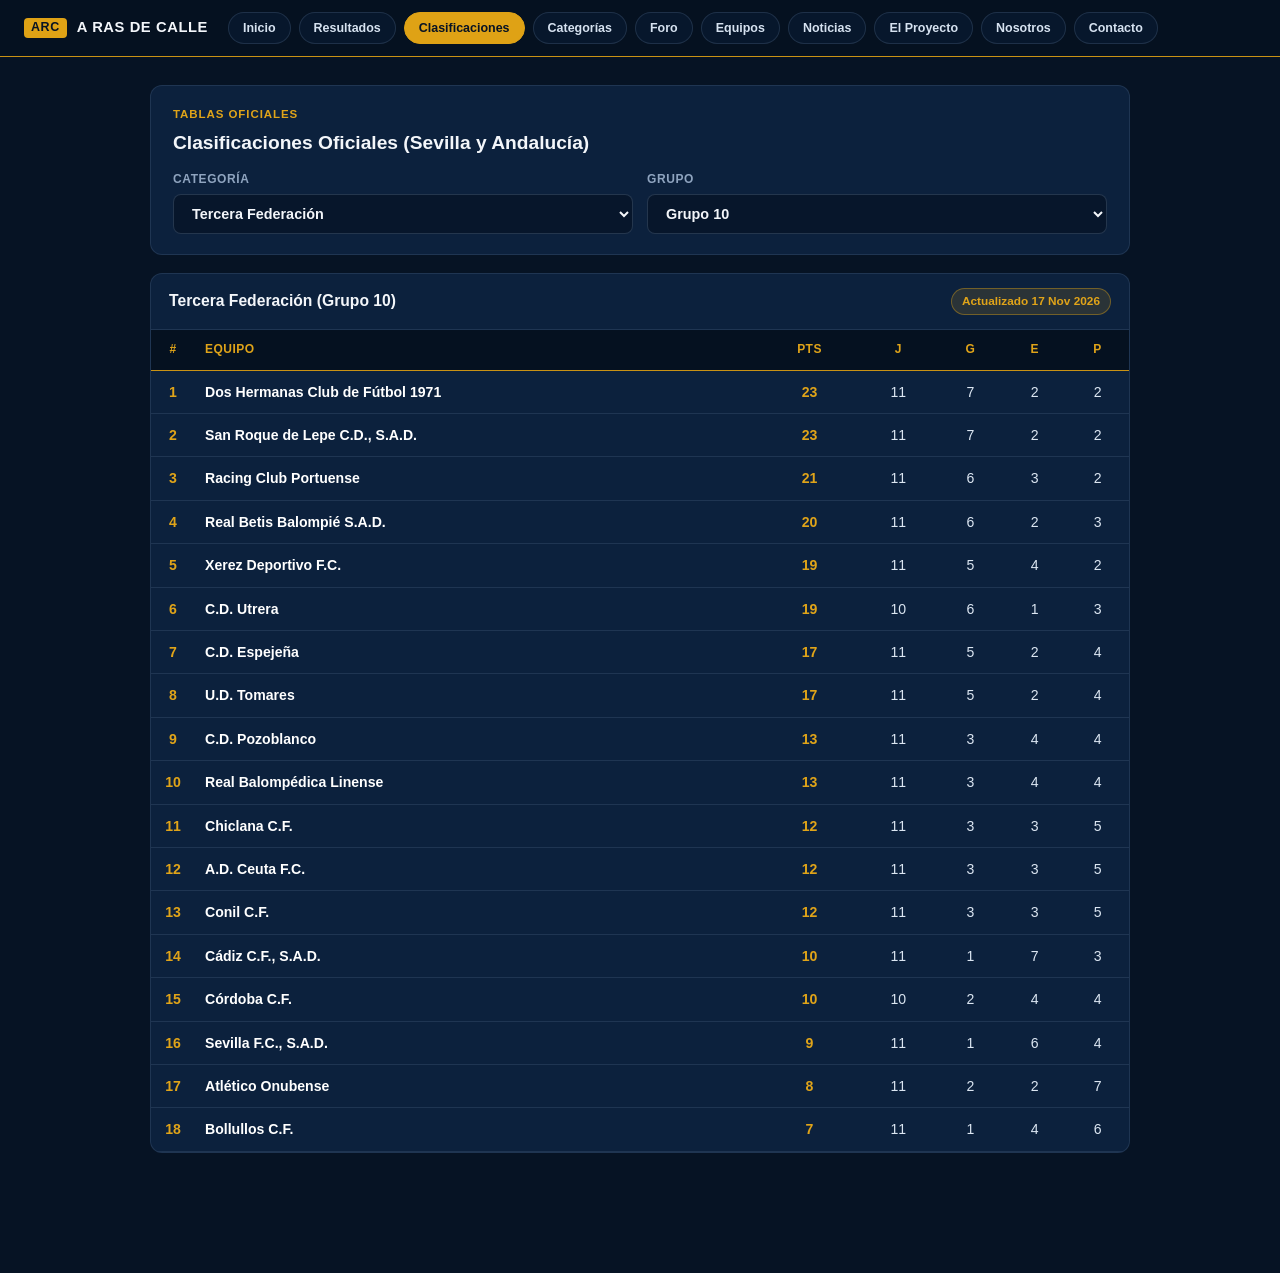
<file: estadisticas.html>
<!DOCTYPE html>
<html lang="es">
<head>
  <meta charset="UTF-8" />
  <meta name="viewport" content="width=device-width, initial-scale=1.0" />
  <title>A Ras de Calle — Clasificaciones</title>
  <style>
    :root {
      --bg-page: #061324;
      --bg-header: #051120;
      --bg-card: #0c213d;
      --bg-card-hover: #10294b;
      --bg-input: #07162b;
      --border-subtle: rgba(148, 178, 214, 0.14);
      --border-gold: #c99214;
      --accent-gold: #dfa215;
      --accent-gold-hover: #ebb024;
      --text-main: #f3f6fa;
      --text-muted: #8fa4bf;
      --text-gold: #e0a419;
    }

    * {
      box-sizing: border-box;
      margin: 0;
      padding: 0;
    }

    body {
      background-color: var(--bg-page);
      color: var(--text-main);
      font-family: -apple-system, BlinkMacSystemFont, "Segoe UI", Roboto, Helvetica, Arial, sans-serif;
      line-height: 1.45;
      min-height: 100vh;
      padding-bottom: 56px;
    }

    a {
      color: inherit;
      text-decoration: none;
    }

    /* Cabecera y navegación */
    .site-header {
      background-color: var(--bg-header);
      border-bottom: 1px solid var(--border-gold);
      position: sticky;
      top: 0;
      z-index: 20;
    }

    .header-inner {
      max-width: 1380px;
      margin: 0 auto;
      padding: 12px 24px;
      display: flex;
      align-items: center;
      gap: 20px;
      flex-wrap: wrap;
    }

    .brand {
      display: inline-flex;
      align-items: center;
      gap: 10px;
      font-weight: 800;
      font-size: 0.92rem;
      letter-spacing: 0.04em;
      text-transform: uppercase;
      white-space: nowrap;
    }

    .brand-badge {
      background-color: var(--accent-gold);
      color: #071324;
      font-weight: 900;
      font-size: 0.78rem;
      padding: 3px 7px;
      border-radius: 4px;
      line-height: 1.1;
    }

    .nav-list {
      display: flex;
      align-items: center;
      gap: 8px;
      flex-wrap: wrap;
      list-style: none;
    }

    .nav-link {
      display: inline-block;
      padding: 6px 14px;
      border-radius: 999px;
      font-size: 0.78rem;
      font-weight: 600;
      color: #d6e2f0;
      border: 1px solid rgba(148, 178, 214, 0.16);
      background-color: rgba(12, 33, 61, 0.45);
      transition: background-color 0.15s ease, color 0.15s ease, border-color 0.15s ease;
      white-space: nowrap;
    }

    .nav-link:hover {
      background-color: var(--bg-card-hover);
      border-color: rgba(223, 162, 21, 0.45);
      color: #ffffff;
    }

    .nav-link.active {
      background-color: var(--accent-gold);
      color: #071324;
      border-color: var(--accent-gold);
      font-weight: 700;
    }

    /* Contenedor principal */
    .main-container {
      max-width: 1020px;
      margin: 0 auto;
      padding: 28px 20px 64px;
      display: flex;
      flex-direction: column;
      gap: 18px;
    }

    .filter-panel {
      background-color: var(--bg-card);
      border: 1px solid var(--border-subtle);
      border-radius: 12px;
      padding: 20px 22px;
    }

    .panel-kicker {
      font-size: 0.72rem;
      font-weight: 700;
      letter-spacing: 0.08em;
      text-transform: uppercase;
      color: var(--text-gold);
      margin-bottom: 6px;
    }

    .panel-title {
      color: var(--text-main);
      font-size: 1.2rem;
      font-weight: 800;
      margin-bottom: 14px;
    }

    .selectors-grid {
      display: grid;
      grid-template-columns: repeat(2, minmax(0, 1fr));
      gap: 14px;
    }

    .field-group label {
      display: block;
      font-size: 0.75rem;
      font-weight: 700;
      text-transform: uppercase;
      letter-spacing: 0.05em;
      color: var(--text-muted);
      margin-bottom: 6px;
    }

    select {
      width: 100%;
      background-color: var(--bg-input);
      color: var(--text-main);
      border: 1px solid rgba(148, 178, 214, 0.2);
      padding: 10px 14px;
      border-radius: 8px;
      font-family: inherit;
      font-size: 0.9rem;
      font-weight: 600;
      outline: none;
      transition: border-color 0.15s ease;
    }

    select:focus {
      border-color: var(--accent-gold);
    }

    .table-container {
      background-color: var(--bg-card);
      border: 1px solid var(--border-subtle);
      border-radius: 12px;
      overflow-x: auto;
      -webkit-overflow-scrolling: touch;
    }

    .table-header-title {
      padding: 14px 18px;
      font-size: 0.98rem;
      font-weight: 800;
      color: var(--text-main);
      border-bottom: 1px solid var(--border-subtle);
      display: flex;
      justify-content: space-between;
      align-items: center;
      gap: 12px;
      flex-wrap: wrap;
    }

    .table-badge {
      background-color: rgba(223, 162, 21, 0.14);
      color: var(--text-gold);
      border: 1px solid rgba(223, 162, 21, 0.4);
      padding: 4px 10px;
      border-radius: 999px;
      font-size: 0.74rem;
      font-weight: 700;
    }

    table {
      width: 100%;
      border-collapse: collapse;
      text-align: left;
      font-size: 0.88rem;
      white-space: nowrap;
    }

    th {
      background-color: var(--bg-header);
      color: var(--text-gold);
      padding: 11px 10px;
      font-weight: 700;
      font-size: 0.75rem;
      text-transform: uppercase;
      letter-spacing: 0.04em;
      border-bottom: 1px solid var(--border-gold);
    }

    td {
      padding: 11px 10px;
      border-bottom: 1px solid var(--border-subtle);
      color: #dce6f2;
    }

    tr:hover td {
      background-color: var(--bg-card-hover);
    }

    .text-center {
      text-align: center;
    }

    .font-bold {
      font-weight: 700;
      color: #ffffff;
    }

    .gold-text {
      color: var(--text-gold);
    }

    @media (max-width: 700px) {
      .header-inner {
        padding: 12px 14px;
        gap: 12px;
      }

      .main-container {
        padding: 20px 14px 48px;
      }

      .selectors-grid {
        grid-template-columns: 1fr;
      }
    }
  </style>
</head>
<body>
  <header class="site-header">
    <div class="header-inner">
      <a href="index.html" class="brand">
        <span class="brand-badge">ARC</span>
        <span>A RAS DE CALLE</span>
      </a>

      <nav aria-label="Navegación principal">
        <ul class="nav-list">
          <li><a href="index.html" class="nav-link">Inicio</a></li>
          <li><a href="partido.html" class="nav-link">Resultados</a></li>
          <li><a href="estadisticas.html" class="nav-link active">Clasificaciones</a></li>
          <li><a href="competiciones.html" class="nav-link">Categorías</a></li>
          <li><a href="foro.html" class="nav-link">Foro</a></li>
          <li><a href="equipos.html" class="nav-link">Equipos</a></li>
          <li><a href="noticias.html" class="nav-link">Noticias</a></li>
          <li><a href="proyecto.html" class="nav-link">El Proyecto</a></li>
          <li><a href="nosotros.html" class="nav-link">Nosotros</a></li>
          <li><a href="contacto.html" class="nav-link">Contacto</a></li>
        </ul>
      </nav>
    </div>
  </header>

  <main class="main-container">
    <section class="filter-panel">
      <div class="panel-kicker">TABLAS OFICIALES</div>
      <h1 class="panel-title">Clasificaciones Oficiales (Sevilla y Andalucía)</h1>
      <div class="selectors-grid">
        <div class="field-group">
          <label for="categorySelect">Categoría</label>
          <select id="categorySelect"></select>
        </div>
        <div class="field-group">
          <label for="groupSelect">Grupo</label>
          <select id="groupSelect"></select>
        </div>
      </div>
    </section>

    <div class="table-container">
      <div class="table-header-title">
        <span id="tableTitle">Clasificación</span>
        <span class="table-badge" id="tableJornada">Actualizado 17 Nov 2026</span>
      </div>
      <table>
        <thead>
          <tr>
            <th class="text-center" style="width: 44px;">#</th>
            <th>Equipo</th>
            <th class="text-center">Pts</th>
            <th class="text-center">J</th>
            <th class="text-center">G</th>
            <th class="text-center">E</th>
            <th class="text-center">P</th>
          </tr>
        </thead>
        <tbody id="standingsBody"></tbody>
      </table>
    </div>
  </main>

  <script>
    const standingsData = {
      "Tercera Federación": {
        "Grupo 10": [
          { pos: 1, name: "Dos Hermanas Club de Fútbol 1971", pts: 23, j: 11, g: 7, e: 2, p: 2 },
          { pos: 2, name: "San Roque de Lepe C.D., S.A.D.", pts: 23, j: 11, g: 7, e: 2, p: 2 },
          { pos: 3, name: "Racing Club Portuense", pts: 21, j: 11, g: 6, e: 3, p: 2 },
          { pos: 4, name: "Real Betis Balompié S.A.D.", pts: 20, j: 11, g: 6, e: 2, p: 3 },
          { pos: 5, name: "Xerez Deportivo F.C.", pts: 19, j: 11, g: 5, e: 4, p: 2 },
          { pos: 6, name: "C.D. Utrera", pts: 19, j: 10, g: 6, e: 1, p: 3 },
          { pos: 7, name: "C.D. Espejeña", pts: 17, j: 11, g: 5, e: 2, p: 4 },
          { pos: 8, name: "U.D. Tomares", pts: 17, j: 11, g: 5, e: 2, p: 4 },
          { pos: 9, name: "C.D. Pozoblanco", pts: 13, j: 11, g: 3, e: 4, p: 4 },
          { pos: 10, name: "Real Balompédica Linense", pts: 13, j: 11, g: 3, e: 4, p: 4 },
          { pos: 11, name: "Chiclana C.F.", pts: 12, j: 11, g: 3, e: 3, p: 5 },
          { pos: 12, name: "A.D. Ceuta F.C.", pts: 12, j: 11, g: 3, e: 3, p: 5 },
          { pos: 13, name: "Conil C.F.", pts: 12, j: 11, g: 3, e: 3, p: 5 },
          { pos: 14, name: "Cádiz C.F., S.A.D.", pts: 10, j: 11, g: 1, e: 7, p: 3 },
          { pos: 15, name: "Córdoba C.F.", pts: 10, j: 10, g: 2, e: 4, p: 4 },
          { pos: 16, name: "Sevilla F.C., S.A.D.", pts: 9, j: 11, g: 1, e: 6, p: 4 },
          { pos: 17, name: "Atlético Onubense", pts: 8, j: 11, g: 2, e: 2, p: 7 },
          { pos: 18, name: "Bollullos C.F.", pts: 7, j: 11, g: 1, e: 4, p: 6 }
        ]
      },
      "División de Honor Andaluza": {
        "Grupo 1": [
          { pos: 1, name: "Palma del Río Atlético C.F.", pts: 23, j: 10, g: 7, e: 2, p: 1 },
          { pos: 2, name: "La Palma C.F.", pts: 21, j: 11, g: 7, e: 0, p: 4 },
          { pos: 3, name: "Montilla C.F.", pts: 21, j: 11, g: 6, e: 3, p: 2 },
          { pos: 4, name: "C.D. Cabecense", pts: 19, j: 10, g: 5, e: 4, p: 1 },
          { pos: 5, name: "Arcos C.F.", pts: 19, j: 10, g: 5, e: 4, p: 1 },
          { pos: 6, name: "Coria C.F.", pts: 18, j: 10, g: 5, e: 3, p: 2 },
          { pos: 7, name: "C.D. Montalbeño", pts: 17, j: 11, g: 4, e: 5, p: 2 },
          { pos: 8, name: "Almodóvar del Río C.F.", pts: 16, j: 10, g: 4, e: 4, p: 2 },
          { pos: 9, name: "Unión Balompédica Lebrijana", pts: 15, j: 9, g: 4, e: 3, p: 2 },
          { pos: 10, name: "Castilleja C.F.", pts: 14, j: 11, g: 3, e: 5, p: 3 },
          { pos: 11, name: "Rayo Sanluqueño C.D.", pts: 13, j: 10, g: 3, e: 4, p: 3 },
          { pos: 12, name: "Isla Cristina C.F.", pts: 12, j: 10, g: 3, e: 3, p: 4 },
          { pos: 13, name: "U.P. Viso", pts: 11, j: 10, g: 3, e: 2, p: 5 },
          { pos: 14, name: "C.D. Moguer", pts: 10, j: 10, g: 3, e: 1, p: 6 },
          { pos: 15, name: "U.D. Rinconada", pts: 10, j: 11, g: 3, e: 1, p: 7 },
          { pos: 16, name: "C.D. Atlético Espeleño", pts: 9, j: 11, g: 2, e: 3, p: 6 },
          { pos: 17, name: "C.D. Internacional de Sevilla", pts: 8, j: 10, g: 2, e: 2, p: 6 },
          { pos: 18, name: "Cádiz C.F., S.A.D.", pts: 7, j: 11, g: 1, e: 4, p: 6 },
          { pos: 19, name: "Aroche C.F.", pts: 3, j: 10, g: 0, e: 3, p: 7 }
        ]
      },
      "Primera Andaluza Sevilla": {
        "Grupo Único": [
          { pos: 1, name: "U.D. Pilas", pts: 22, j: 10, g: 7, e: 1, p: 2 },
          { pos: 2, name: "A.D. San José", pts: 21, j: 10, g: 6, e: 3, p: 1 },
          { pos: 3, name: "C.D. Mairena", pts: 21, j: 10, g: 6, e: 3, p: 1 },
          { pos: 4, name: "La Barrera C.F.", pts: 21, j: 10, g: 6, e: 3, p: 1 },
          { pos: 5, name: "A.D. Mosqueo", pts: 19, j: 10, g: 6, e: 1, p: 3 },
          { pos: 6, name: "C.D. Ventippo Balompié", pts: 18, j: 10, g: 5, e: 3, p: 2 },
          { pos: 7, name: "Torreblanca C.F.", pts: 15, j: 10, g: 4, e: 3, p: 3 },
          { pos: 8, name: "Osuna Bote Club", pts: 14, j: 10, g: 3, e: 5, p: 2 },
          { pos: 9, name: "C.D. Alcalá", pts: 14, j: 10, g: 4, e: 2, p: 4 },
          { pos: 10, name: "Palomares C.F.", pts: 14, j: 10, g: 4, e: 2, p: 4 },
          { pos: 11, name: "C.D. Pedrera", pts: 13, j: 10, g: 3, e: 4, p: 3 },
          { pos: 12, name: "C.D. San Marcos", pts: 10, j: 10, g: 3, e: 1, p: 6 },
          { pos: 13, name: "Camas C.F.", pts: 10, j: 10, g: 3, e: 1, p: 6 },
          { pos: 14, name: "Lora C.F.", pts: 10, j: 10, g: 2, e: 4, p: 4 },
          { pos: 15, name: "U.D. Villaverde", pts: 9, j: 10, g: 3, e: 0, p: 7 },
          { pos: 16, name: "C.D. Montequinto", pts: 8, j: 10, g: 2, e: 2, p: 6 },
          { pos: 17, name: "C.D. Arahal Balompié", pts: 6, j: 10, g: 2, e: 0, p: 8 },
          { pos: 18, name: "U.D. Bellavista", pts: 6, j: 10, g: 2, e: 0, p: 8 }
        ]
      },
      "Segunda Andaluza Sevilla": {
        "Grupo 1": [
          { pos: 1, name: "C.D. El Palmar Vereda Real", pts: 20, j: 10, g: 6, e: 2, p: 2 },
          { pos: 2, name: "U.D. Morón C.F.", pts: 19, j: 10, g: 6, e: 1, p: 3 },
          { pos: 3, name: "C.D. Los Palacios C.F.", pts: 19, j: 10, g: 6, e: 1, p: 3 },
          { pos: 4, name: "P.D. Rociera", pts: 19, j: 10, g: 6, e: 1, p: 3 },
          { pos: 5, name: "Calavera C.F.", pts: 18, j: 10, g: 5, e: 3, p: 2 },
          { pos: 6, name: "Écija Balompié, S.A.D.", pts: 17, j: 10, g: 5, e: 2, p: 3 },
          { pos: 7, name: "A.D. Cerro del Águila", pts: 17, j: 10, g: 5, e: 2, p: 3 },
          { pos: 8, name: "La Liara Balompié", pts: 14, j: 10, g: 4, e: 2, p: 4 },
          { pos: 9, name: "Dos Hermanas Club de Fútbol 1971 B", pts: 14, j: 10, g: 4, e: 2, p: 4 },
          { pos: 10, name: "C.D. Utrera", pts: 14, j: 10, g: 4, e: 2, p: 4 },
          { pos: 11, name: "C.D. Demo", pts: 13, j: 10, g: 3, e: 4, p: 3 },
          { pos: 12, name: "Club Atlético Central", pts: 12, j: 10, g: 3, e: 3, p: 4 },
          { pos: 13, name: "La Motilla F.C.", pts: 11, j: 10, g: 3, e: 3, p: 4 },
          { pos: 14, name: "C.D. Asoc. Dva. Nervión", pts: 10, j: 10, g: 2, e: 4, p: 4 },
          { pos: 15, name: "Estrella San Agustín", pts: 10, j: 10, g: 2, e: 4, p: 4 },
          { pos: 16, name: "C.D. Fuentes", pts: 10, j: 10, g: 3, e: 1, p: 6 },
          { pos: 17, name: "C.D. de Fútbol Herrera", pts: 7, j: 10, g: 2, e: 1, p: 7 },
          { pos: 18, name: "C.D. Cabecense", pts: 5, j: 10, g: 1, e: 2, p: 7 }
        ],
        "Grupo 2": [
          { pos: 1, name: "Olivarense Atlético", pts: 24, j: 10, g: 7, e: 3, p: 0 },
          { pos: 2, name: "Atco. Algabeño", pts: 22, j: 10, g: 7, e: 1, p: 2 },
          { pos: 3, name: "C.D. Minas", pts: 18, j: 10, g: 5, e: 3, p: 2 },
          { pos: 4, name: "C.D. Aznalcázar", pts: 18, j: 10, g: 5, e: 3, p: 2 },
          { pos: 5, name: "Triana C.F.", pts: 17, j: 10, g: 5, e: 2, p: 3 },
          { pos: 6, name: "Vistahermosa C.F.", pts: 16, j: 10, g: 5, e: 1, p: 4 },
          { pos: 7, name: "Atlético Sanlúcar C.F.", pts: 16, j: 10, g: 5, e: 1, p: 4 },
          { pos: 8, name: "Espartinas C.F.", pts: 15, j: 10, g: 5, e: 0, p: 5 },
          { pos: 9, name: "U.D. Loreto", pts: 13, j: 10, g: 4, e: 1, p: 5 },
          { pos: 10, name: "Benacazón C.F.", pts: 13, j: 10, g: 3, e: 4, p: 3 },
          { pos: 11, name: "C.D. Valencina F.C.", pts: 13, j: 10, g: 3, e: 4, p: 3 },
          { pos: 12, name: "Puebla C.F.", pts: 13, j: 10, g: 4, e: 2, p: 4 },
          { pos: 13, name: "C.M.D. San Juan", pts: 9, j: 10, g: 2, e: 3, p: 5 },
          { pos: 14, name: "Villafranco C.F.", pts: 9, j: 10, g: 2, e: 3, p: 5 },
          { pos: 15, name: "Campana Balompié", pts: 9, j: 10, g: 2, e: 3, p: 5 },
          { pos: 16, name: "Villanueva Atlético", pts: 9, j: 10, g: 3, e: 0, p: 7 },
          { pos: 17, name: "C.D. Gelves", pts: 7, j: 10, g: 2, e: 2, p: 6 },
          { pos: 18, name: "Camino Viejo C.F.", pts: 7, j: 10, g: 1, e: 4, p: 5 }
        ]
      },
      "Tercera Andaluza Sevilla": {
        "Grupo 1": [
          { pos: 1, name: "Guadalcanal C.D.", pts: 21, j: 9, g: 6, e: 3, p: 0 },
          { pos: 2, name: "C.D. Peñaflor F.S.", pts: 17, j: 8, g: 5, e: 2, p: 1 },
          { pos: 3, name: "C.D. de Fútbol Cazalla Sierra", pts: 17, j: 9, g: 5, e: 2, p: 2 },
          { pos: 4, name: "U.D. Constantina", pts: 16, j: 9, g: 5, e: 1, p: 3 },
          { pos: 5, name: "C.D. Celti Puebla", pts: 14, j: 8, g: 4, e: 2, p: 2 },
          { pos: 6, name: "Brenes Balompié", pts: 14, j: 8, g: 4, e: 2, p: 2 },
          { pos: 7, name: "Alcalá del Río C.F.", pts: 13, j: 9, g: 4, e: 1, p: 4 },
          { pos: 8, name: "C.D. Cantillana", pts: 12, j: 8, g: 3, e: 3, p: 2 },
          { pos: 9, name: "Club Deportivo Oduciarosal", pts: 11, j: 8, g: 3, e: 2, p: 3 },
          { pos: 10, name: "CD Priorato Juventud de Fútbol", pts: 11, j: 9, g: 3, e: 2, p: 4 },
          { pos: 11, name: "Burguillos C.D.", pts: 9, j: 8, g: 3, e: 0, p: 5 },
          { pos: 12, name: "C.D. Alcolea del Río F.C.", pts: 8, j: 8, g: 2, e: 2, p: 4 },
          { pos: 13, name: "Cañada Rosal Club de Fútbol", pts: 8, j: 9, g: 2, e: 2, p: 5 },
          { pos: 14, name: "C.D. Unión Deportiva El Pedroso", pts: 5, j: 8, g: 1, e: 2, p: 5 },
          { pos: 15, name: "C.D. Unión Deportiva San Nicolás del Puerto", pts: 0, j: 8, g: 0, e: 0, p: 8 }
        ],
        "Grupo 2": [
          { pos: 1, name: "C.D. Coronil", pts: 19, j: 8, g: 6, e: 1, p: 1 },
          { pos: 2, name: "Badalotosa C.F.", pts: 18, j: 7, g: 6, e: 0, p: 1 },
          { pos: 3, name: "Peña Bética Alcalá", pts: 14, j: 8, g: 4, e: 2, p: 2 },
          { pos: 4, name: "Paradas Balompié", pts: 12, j: 7, g: 3, e: 3, p: 1 },
          { pos: 5, name: "Unión Dva. La Jara", pts: 12, j: 8, g: 3, e: 3, p: 2 },
          { pos: 6, name: "Marchena Bpié.", pts: 12, j: 8, g: 3, e: 3, p: 2 },
          { pos: 7, name: "U.D. Marinaleda", pts: 11, j: 8, g: 3, e: 2, p: 3 },
          { pos: 8, name: "Gilena C.F.", pts: 11, j: 8, g: 3, e: 2, p: 3 },
          { pos: 9, name: "Agr. Dva. Carmona", pts: 10, j: 6, g: 3, e: 1, p: 2 },
          { pos: 10, name: "La Barrera C.F.", pts: 10, j: 7, g: 3, e: 1, p: 3 },
          { pos: 11, name: "La Roda C.F.", pts: 9, j: 8, g: 3, e: 0, p: 5 },
          { pos: 12, name: "Estepa Industrial C.D.", pts: 4, j: 7, g: 1, e: 1, p: 5 },
          { pos: 13, name: "C.D. Mosquito B", pts: 4, j: 8, g: 1, e: 1, p: 6 },
          { pos: 14, name: "U.D. Consolación", pts: 3, j: 9, g: 1, e: 0, p: 8 }
        ],
        "Grupo 3": [
          { pos: 1, name: "C.D. Tabladilla", pts: 20, j: 9, g: 6, e: 2, p: 1 },
          { pos: 2, name: "Cuervo Deportivo", pts: 19, j: 9, g: 6, e: 1, p: 2 },
          { pos: 3, name: "C.D. Miguel de Unamuno", pts: 19, j: 8, g: 6, e: 1, p: 1 },
          { pos: 4, name: "C.D. Doctor Fleming", pts: 17, j: 7, g: 5, e: 2, p: 0 },
          { pos: 5, name: "C.D. Montequinto", pts: 14, j: 9, g: 4, e: 2, p: 3 },
          { pos: 6, name: "U.D. Fuente del Rey", pts: 13, j: 7, g: 4, e: 1, p: 2 },
          { pos: 7, name: "C.D. Marismillas", pts: 13, j: 8, g: 4, e: 1, p: 3 },
          { pos: 8, name: "C.D. Sam-Cam Dos Hermanas", pts: 10, j: 7, g: 3, e: 1, p: 3 },
          { pos: 9, name: "C.D. Lebrija Alma", pts: 10, j: 8, g: 2, e: 4, p: 2 },
          { pos: 10, name: "C.D. Cantely", pts: 6, j: 7, g: 1, e: 3, p: 3 },
          { pos: 11, name: "C.D. Atlético Maribáñez", pts: 5, j: 8, g: 1, e: 2, p: 5 },
          { pos: 12, name: "C.D. David Castedo B (DC 3)", pts: 4, j: 7, g: 1, e: 1, p: 5 },
          { pos: 13, name: "La Motilla F.C.", pts: 4, j: 8, g: 1, e: 1, p: 6 },
          { pos: 14, name: "Club Deportivo Fútbol Eterna Juventud", pts: 0, j: 8, g: 0, e: 0, p: 8 }
        ],
        "Grupo 4": [
          { pos: 1, name: "Sevilla F.C., S.A.D.", pts: 27, j: 9, g: 9, e: 0, p: 0 },
          { pos: 2, name: "Triaca F.C.", pts: 18, j: 9, g: 5, e: 3, p: 1 },
          { pos: 3, name: "C.D. Montellano", pts: 17, j: 8, g: 5, e: 2, p: 1 },
          { pos: 4, name: "Ciudad Jardín C.F.", pts: 17, j: 9, g: 5, e: 2, p: 2 },
          { pos: 5, name: "Ibarburu C.F.", pts: 16, j: 8, g: 4, e: 4, p: 0 },
          { pos: 6, name: "C.D. Colegio Claret", pts: 15, j: 8, g: 4, e: 3, p: 1 },
          { pos: 7, name: "U.D. Bellavista", pts: 15, j: 9, g: 4, e: 3, p: 2 },
          { pos: 8, name: "C.D. Mosquito A", pts: 14, j: 7, g: 4, e: 2, p: 1 },
          { pos: 9, name: "C.D. Mairena", pts: 12, j: 7, g: 3, e: 3, p: 1 },
          { pos: 10, name: "Andalucía Este C.F.", pts: 10, j: 9, g: 3, e: 1, p: 5 },
          { pos: 11, name: "C.D. Rabesa", pts: 6, j: 8, g: 2, e: 0, p: 6 },
          { pos: 12, name: "La Vino Tinto", pts: 4, j: 8, g: 1, e: 1, p: 6 },
          { pos: 13, name: "C.D. Ishbiliya Balompié", pts: 3, j: 8, g: 1, e: 0, p: 7 },
          { pos: 14, name: "Coripe C.F.", pts: 0, j: 8, g: 0, e: 0, p: 8 },
          { pos: 15, name: "Club Jorge Juan Antonio Ulloa", pts: 0, j: 9, g: 0, e: 0, p: 9 }
        ],
        "Grupo 5": [
          { pos: 1, name: "U.D. Soleá", pts: 24, j: 8, g: 8, e: 0, p: 0 },
          { pos: 2, name: "C.D. Santiponce", pts: 24, j: 8, g: 8, e: 0, p: 0 },
          { pos: 3, name: "Guillena C.F.", pts: 22, j: 9, g: 7, e: 1, p: 1 },
          { pos: 4, name: "C.D. Unión Gerena", pts: 15, j: 8, g: 5, e: 0, p: 3 },
          { pos: 5, name: "J.D. Bormujos", pts: 14, j: 9, g: 4, e: 2, p: 3 },
          { pos: 6, name: "U.D. Loreto", pts: 14, j: 9, g: 4, e: 2, p: 3 },
          { pos: 7, name: "C.D. San Jerónimo", pts: 14, j: 8, g: 4, e: 2, p: 2 },
          { pos: 8, name: "C.D. Atlético San Juan", pts: 12, j: 9, g: 4, e: 0, p: 5 },
          { pos: 9, name: "C.D. Aznalcóllar Fútbol Base", pts: 11, j: 9, g: 3, e: 2, p: 4 },
          { pos: 10, name: "C.D. Castilblanco F.C.", pts: 9, j: 8, g: 3, e: 0, p: 5 },
          { pos: 11, name: "C.D. Torre Reina", pts: 7, j: 8, g: 2, e: 1, p: 5 },
          { pos: 12, name: "Real Betis Balompié S.A.D.", pts: 7, j: 9, g: 3, e: 1, p: 5 },
          { pos: 13, name: "AA.AA. Colspe", pts: 6, j: 8, g: 2, e: 0, p: 6 },
          { pos: 14, name: "Club Deportivo Galeones", pts: 1, j: 8, g: 0, e: 1, p: 7 },
          { pos: 15, name: "El Ronquillo C.F.", pts: 0, j: 8, g: 0, e: 0, p: 8 }
        ],
        "Grupo 6": [
          { pos: 1, name: "Mures C.F.", pts: 24, j: 8, g: 8, e: 0, p: 0 },
          { pos: 2, name: "Huevar C.F.", pts: 16, j: 9, g: 4, e: 4, p: 1 },
          { pos: 3, name: "C.D. Salteras", pts: 16, j: 9, g: 5, e: 1, p: 3 },
          { pos: 4, name: "C.D. Almensilla", pts: 15, j: 9, g: 5, e: 0, p: 4 },
          { pos: 5, name: "C.D. Albaida", pts: 13, j: 8, g: 4, e: 1, p: 3 },
          { pos: 6, name: "U.D. Mairena del Aljarafe", pts: 13, j: 8, g: 4, e: 1, p: 3 },
          { pos: 7, name: "Juventud Dva. Ginés", pts: 10, j: 7, g: 2, e: 4, p: 1 },
          { pos: 8, name: "C.D. San Martín", pts: 10, j: 7, g: 3, e: 1, p: 3 },
          { pos: 9, name: "C.D. Cantarrana", pts: 8, j: 8, g: 2, e: 2, p: 4 },
          { pos: 10, name: "Umbrete C.F.", pts: 8, j: 8, g: 2, e: 2, p: 4 },
          { pos: 11, name: "C.D. Carrión de los Céspedes", pts: 7, j: 7, g: 2, e: 1, p: 4 },
          { pos: 12, name: "Atlético Libertad", pts: 7, j: 7, g: 2, e: 1, p: 4 },
          { pos: 13, name: "R.C.D. Nueva Sevilla", pts: 6, j: 8, g: 1, e: 3, p: 4 },
          { pos: 14, name: "Bormujos GSport F.S. Ciudad Inmobiliaria", pts: 1, j: 7, g: 0, e: 1, p: 6 }
        ]
      }
    };

    const categorySelect = document.getElementById('categorySelect');
    const groupSelect = document.getElementById('groupSelect');
    const standingsBody = document.getElementById('standingsBody');
    const tableTitle = document.getElementById('tableTitle');
    const tableJornada = document.getElementById('tableJornada');

    function populateCategories() {
      const categories = Object.keys(standingsData);
      categorySelect.innerHTML = '';
      categories.forEach(cat => {
        const option = document.createElement('option');
        option.value = cat;
        option.textContent = cat;
        categorySelect.appendChild(option);
      });
      populateGroups();
    }

    function populateGroups() {
      const selectedCat = categorySelect.value;
      const groups = Object.keys(standingsData[selectedCat]);
      groupSelect.innerHTML = '';
      groups.forEach(grp => {
        const option = document.createElement('option');
        option.value = grp;
        option.textContent = grp;
        groupSelect.appendChild(option);
      });
      renderTable();
    }

    function renderTable() {
      const selectedCat = categorySelect.value;
      const selectedGrp = groupSelect.value;
      const rows = standingsData[selectedCat][selectedGrp] || [];

      tableTitle.textContent = selectedCat + ' (' + selectedGrp + ')';
      tableJornada.textContent = 'Actualizado 17 Nov 2026';

      standingsBody.innerHTML = '';

      if (rows.length === 0) {
        const tr = document.createElement('tr');
        const td = document.createElement('td');
        td.colSpan = 7;
        td.className = 'text-center';
        td.style.padding = '2rem';
        td.textContent = 'No hay datos de clasificación disponibles para este grupo.';
        tr.appendChild(td);
        standingsBody.appendChild(tr);
        return;
      }

      rows.forEach(team => {
        const tr = document.createElement('tr');

        const tdPos = document.createElement('td');
        tdPos.className = 'text-center font-bold gold-text';
        tdPos.textContent = team.pos;

        const tdName = document.createElement('td');
        tdName.className = 'font-bold';
        tdName.textContent = team.name;

        const tdPts = document.createElement('td');
        tdPts.className = 'text-center font-bold gold-text';
        tdPts.textContent = team.pts;

        const tdJ = document.createElement('td');
        tdJ.className = 'text-center';
        tdJ.textContent = team.j;

        const tdG = document.createElement('td');
        tdG.className = 'text-center';
        tdG.textContent = team.g;

        const tdE = document.createElement('td');
        tdE.className = 'text-center';
        tdE.textContent = team.e;

        const tdP = document.createElement('td');
        tdP.className = 'text-center';
        tdP.textContent = team.p;

        tr.appendChild(tdPos);
        tr.appendChild(tdName);
        tr.appendChild(tdPts);
        tr.appendChild(tdJ);
        tr.appendChild(tdG);
        tr.appendChild(tdE);
        tr.appendChild(tdP);

        standingsBody.appendChild(tr);
      });
    }

    categorySelect.addEventListener('change', populateGroups);
    groupSelect.addEventListener('change', renderTable);

    populateCategories();
  </script>
</body>
</html>
</file>
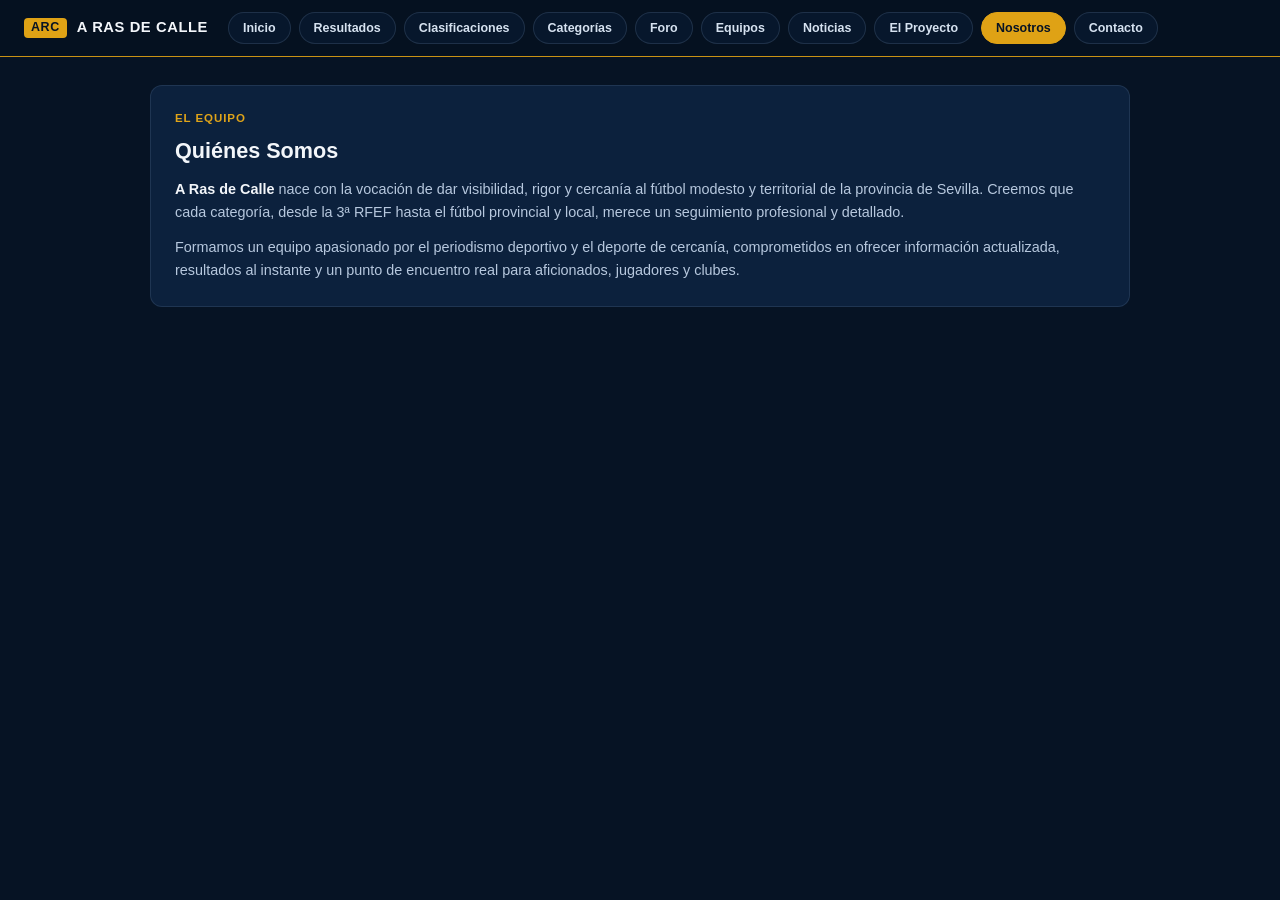
<file: nosotros.html>
<!DOCTYPE html>
<html lang="es">
<head>
  <meta charset="UTF-8" />
  <meta name="viewport" content="width=device-width, initial-scale=1.0" />
  <title>A Ras de Calle — Nosotros</title>
  <style>
    :root {
      --bg-page: #061324;
      --bg-header: #051120;
      --bg-card: #0c213d;
      --bg-card-hover: #10294b;
      --border-subtle: rgba(148, 178, 214, 0.14);
      --border-gold: #c99214;
      --accent-gold: #dfa215;
      --accent-gold-hover: #ebb024;
      --text-main: #f3f6fa;
      --text-muted: #8fa4bf;
      --text-gold: #e0a419;
    }

    * {
      box-sizing: border-box;
      margin: 0;
      padding: 0;
    }

    body {
      background-color: var(--bg-page);
      color: var(--text-main);
      font-family: -apple-system, BlinkMacSystemFont, "Segoe UI", Roboto, Helvetica, Arial, sans-serif;
      line-height: 1.45;
      min-height: 100vh;
    }

    a {
      color: inherit;
      text-decoration: none;
    }

    /* Cabecera y navegación */
    .site-header {
      background-color: var(--bg-header);
      border-bottom: 1px solid var(--border-gold);
      position: sticky;
      top: 0;
      z-index: 20;
    }

    .header-inner {
      max-width: 1380px;
      margin: 0 auto;
      padding: 12px 24px;
      display: flex;
      align-items: center;
      gap: 20px;
      flex-wrap: wrap;
    }

    .brand {
      display: inline-flex;
      align-items: center;
      gap: 10px;
      font-weight: 800;
      font-size: 0.92rem;
      letter-spacing: 0.04em;
      text-transform: uppercase;
      white-space: nowrap;
    }

    .brand-badge {
      background-color: var(--accent-gold);
      color: #071324;
      font-weight: 900;
      font-size: 0.78rem;
      padding: 3px 7px;
      border-radius: 4px;
      line-height: 1.1;
    }

    .nav-list {
      display: flex;
      align-items: center;
      gap: 8px;
      flex-wrap: wrap;
      list-style: none;
    }

    .nav-link {
      display: inline-block;
      padding: 6px 14px;
      border-radius: 999px;
      font-size: 0.78rem;
      font-weight: 600;
      color: #d6e2f0;
      border: 1px solid rgba(148, 178, 214, 0.16);
      background-color: rgba(12, 33, 61, 0.45);
      transition: background-color 0.15s ease, color 0.15s ease, border-color 0.15s ease;
      white-space: nowrap;
    }

    .nav-link:hover {
      background-color: var(--bg-card-hover);
      border-color: rgba(223, 162, 21, 0.45);
      color: #ffffff;
    }

    .nav-link.active {
      background-color: var(--accent-gold);
      color: #071324;
      border-color: var(--accent-gold);
      font-weight: 700;
    }

    /* Contenedor principal */
    .main-container {
      max-width: 1020px;
      margin: 0 auto;
      padding: 28px 20px 64px;
      display: flex;
      flex-direction: column;
      gap: 18px;
    }

    .content-card {
      background-color: var(--bg-card);
      border: 1px solid var(--border-subtle);
      border-radius: 12px;
      padding: 24px;
    }

    .card-kicker {
      font-size: 0.72rem;
      font-weight: 700;
      letter-spacing: 0.08em;
      text-transform: uppercase;
      color: var(--text-gold);
      margin-bottom: 8px;
    }

    .card-title {
      font-size: 1.35rem;
      font-weight: 800;
      color: var(--text-main);
      margin-bottom: 12px;
    }

    .content-card p {
      color: #b7c8de;
      font-size: 0.9rem;
      line-height: 1.6;
      margin-bottom: 12px;
    }

    .content-card p:last-child {
      margin-bottom: 0;
    }

    .content-card strong {
      color: var(--text-main);
    }

    @media (max-width: 700px) {
      .header-inner {
        padding: 12px 14px;
        gap: 12px;
      }

      .main-container {
        padding: 20px 14px 48px;
      }

      .content-card {
        padding: 20px 18px;
      }
    }
  </style>
</head>
<body>
  <header class="site-header">
    <div class="header-inner">
      <a href="index.html" class="brand">
        <span class="brand-badge">ARC</span>
        <span>A RAS DE CALLE</span>
      </a>

      <nav aria-label="Navegación principal">
        <ul class="nav-list">
          <li><a href="index.html" class="nav-link">Inicio</a></li>
          <li><a href="partido.html" class="nav-link">Resultados</a></li>
          <li><a href="estadisticas.html" class="nav-link">Clasificaciones</a></li>
          <li><a href="competiciones.html" class="nav-link">Categorías</a></li>
          <li><a href="foro.html" class="nav-link">Foro</a></li>
          <li><a href="equipos.html" class="nav-link">Equipos</a></li>
          <li><a href="noticias.html" class="nav-link">Noticias</a></li>
          <li><a href="proyecto.html" class="nav-link">El Proyecto</a></li>
          <li><a href="nosotros.html" class="nav-link active">Nosotros</a></li>
          <li><a href="contacto.html" class="nav-link">Contacto</a></li>
        </ul>
      </nav>
    </div>
  </header>

  <main class="main-container">
    <section class="content-card">
      <div class="card-kicker">EL EQUIPO</div>
      <h1 class="card-title">Quiénes Somos</h1>
      <p><strong>A Ras de Calle</strong> nace con la vocación de dar visibilidad, rigor y cercanía al fútbol modesto y territorial de la provincia de Sevilla. Creemos que cada categoría, desde la 3ª RFEF hasta el fútbol provincial y local, merece un seguimiento profesional y detallado.</p>
      <p>Formamos un equipo apasionado por el periodismo deportivo y el deporte de cercanía, comprometidos en ofrecer información actualizada, resultados al instante y un punto de encuentro real para aficionados, jugadores y clubes.</p>
    </section>
  </main>
</body>
</html>
</file>
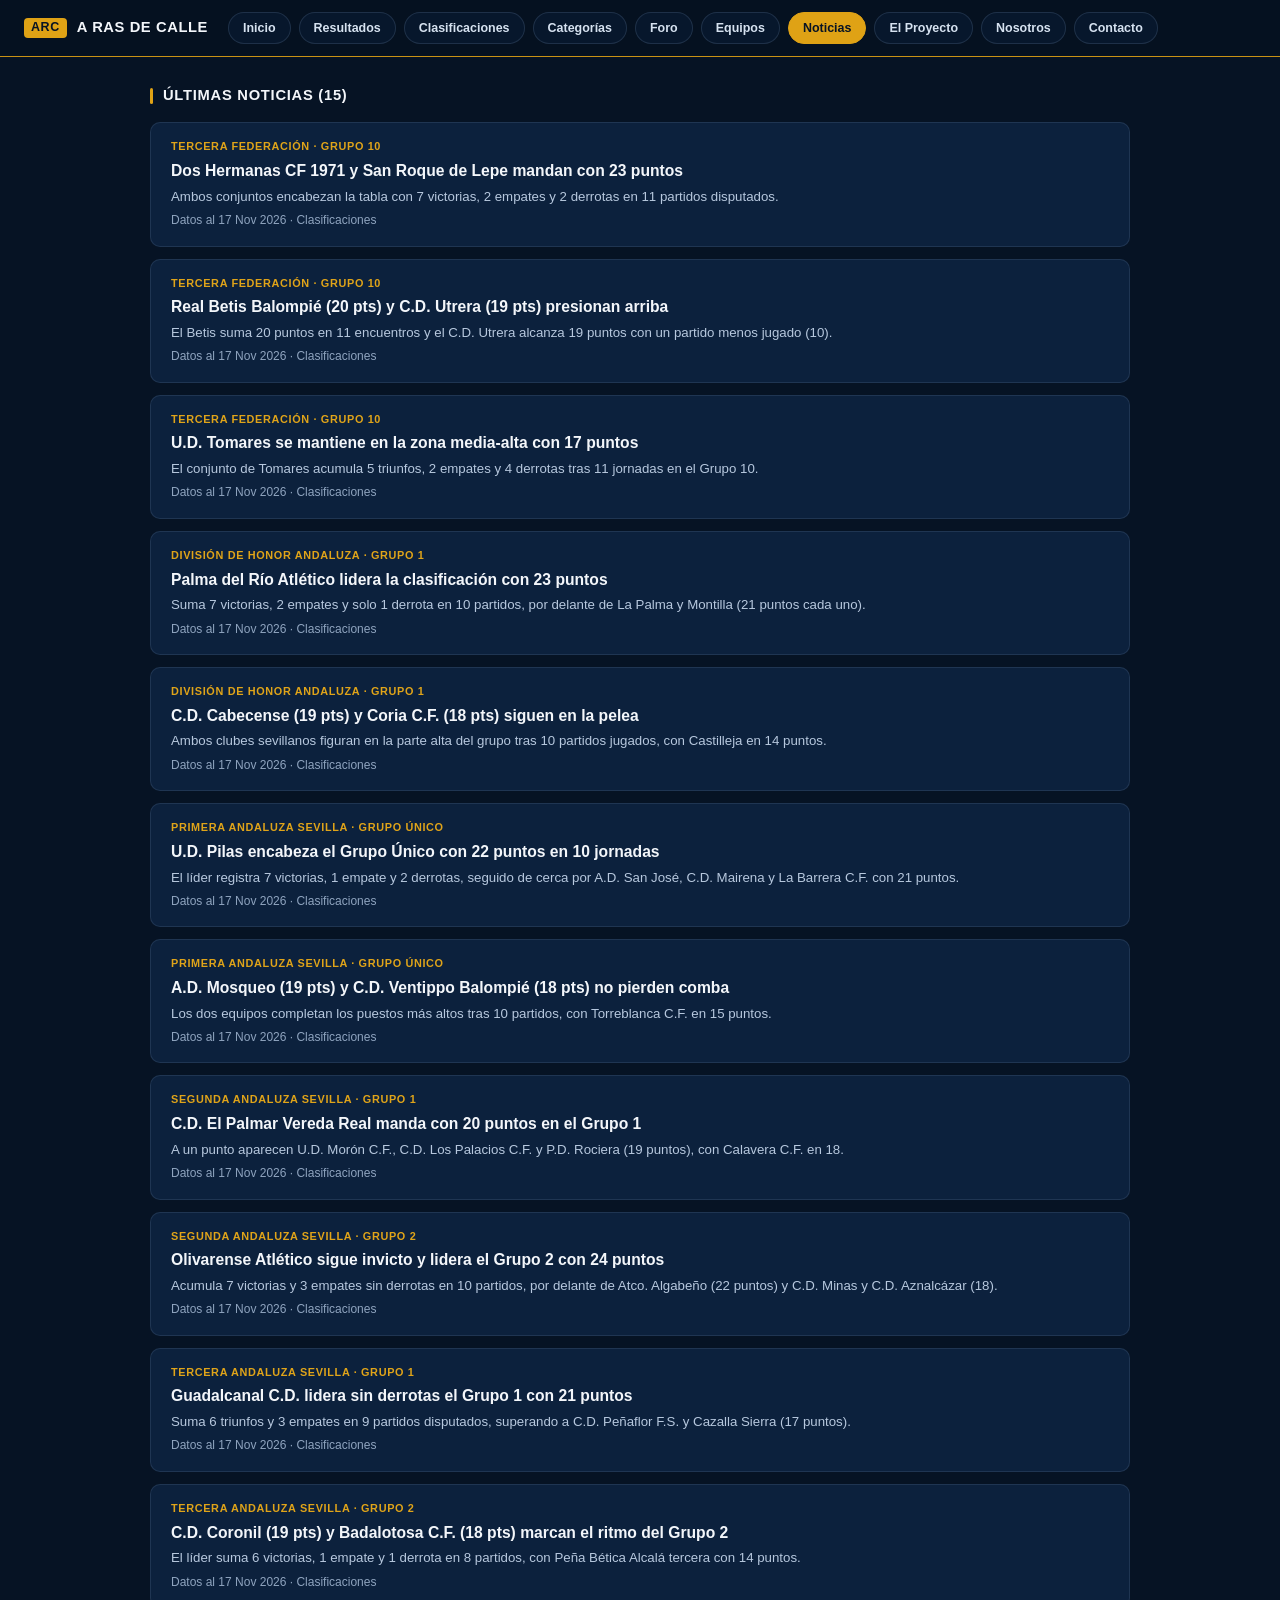
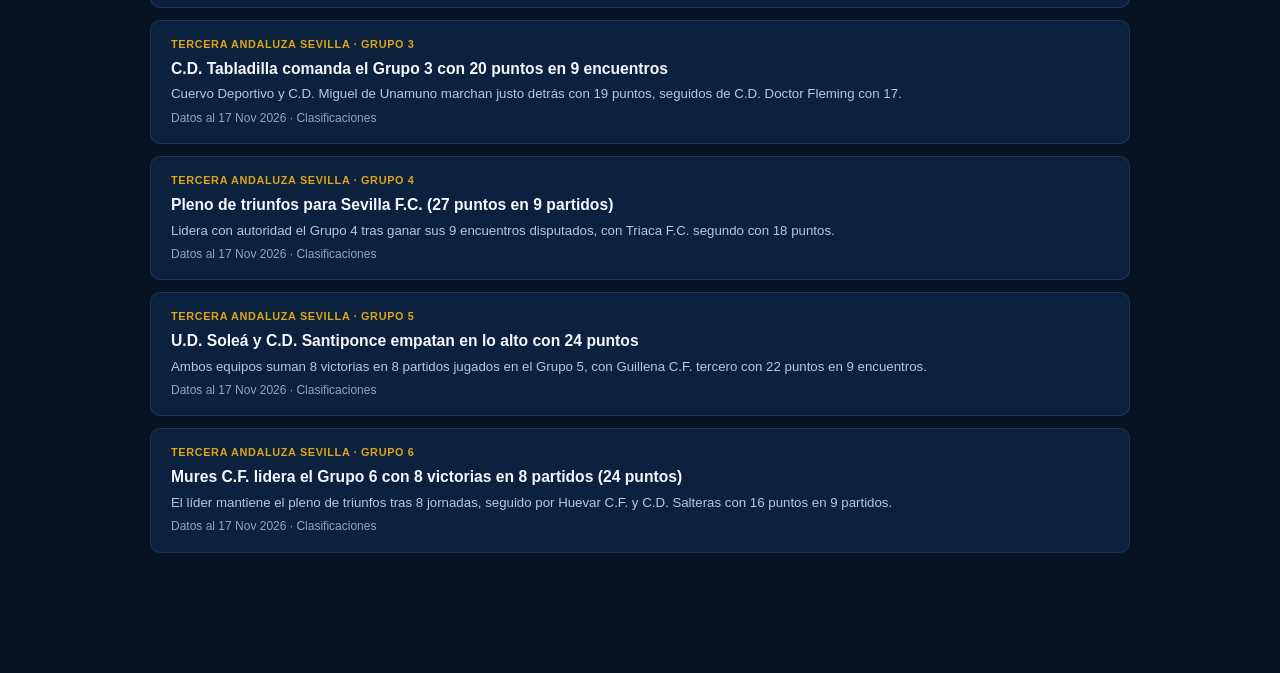
<file: noticias.html>
<!DOCTYPE html>
<html lang="es">
<head>
  <meta charset="UTF-8" />
  <meta name="viewport" content="width=device-width, initial-scale=1.0" />
  <title>A Ras de Calle — Noticias</title>
  <style>
    :root {
      --bg-page: #061324;
      --bg-header: #051120;
      --bg-card: #0c213d;
      --bg-card-hover: #10294b;
      --border-subtle: rgba(148, 178, 214, 0.14);
      --border-gold: #c99214;
      --accent-gold: #dfa215;
      --accent-gold-hover: #ebb024;
      --text-main: #f3f6fa;
      --text-muted: #8fa4bf;
      --text-gold: #e0a419;
    }

    * {
      box-sizing: border-box;
      margin: 0;
      padding: 0;
    }

    body {
      background-color: var(--bg-page);
      color: var(--text-main);
      font-family: -apple-system, BlinkMacSystemFont, "Segoe UI", Roboto, Helvetica, Arial, sans-serif;
      line-height: 1.45;
      min-height: 100vh;
      padding-bottom: 56px;
    }

    a {
      color: inherit;
      text-decoration: none;
    }

    /* Cabecera y navegación */
    .site-header {
      background-color: var(--bg-header);
      border-bottom: 1px solid var(--border-gold);
      position: sticky;
      top: 0;
      z-index: 20;
    }

    .header-inner {
      max-width: 1380px;
      margin: 0 auto;
      padding: 12px 24px;
      display: flex;
      align-items: center;
      gap: 20px;
      flex-wrap: wrap;
    }

    .brand {
      display: inline-flex;
      align-items: center;
      gap: 10px;
      font-weight: 800;
      font-size: 0.92rem;
      letter-spacing: 0.04em;
      text-transform: uppercase;
      white-space: nowrap;
    }

    .brand-badge {
      background-color: var(--accent-gold);
      color: #071324;
      font-weight: 900;
      font-size: 0.78rem;
      padding: 3px 7px;
      border-radius: 4px;
      line-height: 1.1;
    }

    .nav-list {
      display: flex;
      align-items: center;
      gap: 8px;
      flex-wrap: wrap;
      list-style: none;
    }

    .nav-link {
      display: inline-block;
      padding: 6px 14px;
      border-radius: 999px;
      font-size: 0.78rem;
      font-weight: 600;
      color: #d6e2f0;
      border: 1px solid rgba(148, 178, 214, 0.16);
      background-color: rgba(12, 33, 61, 0.45);
      transition: background-color 0.15s ease, color 0.15s ease, border-color 0.15s ease;
      white-space: nowrap;
    }

    .nav-link:hover {
      background-color: var(--bg-card-hover);
      border-color: rgba(223, 162, 21, 0.45);
      color: #ffffff;
    }

    .nav-link.active {
      background-color: var(--accent-gold);
      color: #071324;
      border-color: var(--accent-gold);
      font-weight: 700;
    }

    /* Contenedor principal */
    .main-container {
      max-width: 1020px;
      margin: 0 auto;
      padding: 28px 20px 64px;
      display: flex;
      flex-direction: column;
      gap: 12px;
    }

    .section-heading {
      display: flex;
      align-items: center;
      gap: 10px;
      font-size: 0.92rem;
      font-weight: 800;
      letter-spacing: 0.05em;
      text-transform: uppercase;
      color: var(--text-main);
      margin-bottom: 4px;
    }

    .section-heading::before {
      content: "";
      width: 3px;
      height: 16px;
      background-color: var(--accent-gold);
      border-radius: 2px;
      display: inline-block;
    }

    .news-card {
      background-color: var(--bg-card);
      border: 1px solid var(--border-subtle);
      border-radius: 10px;
      padding: 16px 20px;
      display: block;
      transition: border-color 0.15s ease, background-color 0.15s ease;
    }

    .news-card:hover {
      background-color: var(--bg-card-hover);
      border-color: rgba(223, 162, 21, 0.4);
    }

    .news-category {
      font-size: 0.68rem;
      font-weight: 700;
      letter-spacing: 0.06em;
      text-transform: uppercase;
      color: var(--text-gold);
      margin-bottom: 5px;
    }

    .news-title {
      font-size: 0.98rem;
      font-weight: 700;
      color: var(--text-main);
      margin-bottom: 4px;
    }

    .news-excerpt {
      font-size: 0.83rem;
      color: #b7c8de;
      margin-bottom: 6px;
    }

    .news-time {
      font-size: 0.75rem;
      color: var(--text-muted);
    }

    @media (max-width: 700px) {
      .header-inner {
        padding: 12px 14px;
        gap: 12px;
      }

      .main-container {
        padding: 20px 14px 48px;
      }
    }
  </style>
</head>
<body>
  <header class="site-header">
    <div class="header-inner">
      <a href="index.html" class="brand">
        <span class="brand-badge">ARC</span>
        <span>A RAS DE CALLE</span>
      </a>

      <nav aria-label="Navegación principal">
        <ul class="nav-list">
          <li><a href="index.html" class="nav-link">Inicio</a></li>
          <li><a href="partido.html" class="nav-link">Resultados</a></li>
          <li><a href="estadisticas.html" class="nav-link">Clasificaciones</a></li>
          <li><a href="competiciones.html" class="nav-link">Categorías</a></li>
          <li><a href="foro.html" class="nav-link">Foro</a></li>
          <li><a href="equipos.html" class="nav-link">Equipos</a></li>
          <li><a href="noticias.html" class="nav-link active">Noticias</a></li>
          <li><a href="proyecto.html" class="nav-link">El Proyecto</a></li>
          <li><a href="nosotros.html" class="nav-link">Nosotros</a></li>
          <li><a href="contacto.html" class="nav-link">Contacto</a></li>
        </ul>
      </nav>
    </div>
  </header>

  <main class="main-container">
    <h1 class="section-heading">ÚLTIMAS NOTICIAS (15)</h1>

    <article class="news-card">
      <div class="news-category">TERCERA FEDERACIÓN · GRUPO 10</div>
      <h2 class="news-title">Dos Hermanas CF 1971 y San Roque de Lepe mandan con 23 puntos</h2>
      <p class="news-excerpt">Ambos conjuntos encabezan la tabla con 7 victorias, 2 empates y 2 derrotas en 11 partidos disputados.</p>
      <div class="news-time">Datos al 17 Nov 2026 · Clasificaciones</div>
    </article>

    <article class="news-card">
      <div class="news-category">TERCERA FEDERACIÓN · GRUPO 10</div>
      <h2 class="news-title">Real Betis Balompié (20 pts) y C.D. Utrera (19 pts) presionan arriba</h2>
      <p class="news-excerpt">El Betis suma 20 puntos en 11 encuentros y el C.D. Utrera alcanza 19 puntos con un partido menos jugado (10).</p>
      <div class="news-time">Datos al 17 Nov 2026 · Clasificaciones</div>
    </article>

    <article class="news-card">
      <div class="news-category">TERCERA FEDERACIÓN · GRUPO 10</div>
      <h2 class="news-title">U.D. Tomares se mantiene en la zona media-alta con 17 puntos</h2>
      <p class="news-excerpt">El conjunto de Tomares acumula 5 triunfos, 2 empates y 4 derrotas tras 11 jornadas en el Grupo 10.</p>
      <div class="news-time">Datos al 17 Nov 2026 · Clasificaciones</div>
    </article>

    <article class="news-card">
      <div class="news-category">DIVISIÓN DE HONOR ANDALUZA · GRUPO 1</div>
      <h2 class="news-title">Palma del Río Atlético lidera la clasificación con 23 puntos</h2>
      <p class="news-excerpt">Suma 7 victorias, 2 empates y solo 1 derrota en 10 partidos, por delante de La Palma y Montilla (21 puntos cada uno).</p>
      <div class="news-time">Datos al 17 Nov 2026 · Clasificaciones</div>
    </article>

    <article class="news-card">
      <div class="news-category">DIVISIÓN DE HONOR ANDALUZA · GRUPO 1</div>
      <h2 class="news-title">C.D. Cabecense (19 pts) y Coria C.F. (18 pts) siguen en la pelea</h2>
      <p class="news-excerpt">Ambos clubes sevillanos figuran en la parte alta del grupo tras 10 partidos jugados, con Castilleja en 14 puntos.</p>
      <div class="news-time">Datos al 17 Nov 2026 · Clasificaciones</div>
    </article>

    <article class="news-card">
      <div class="news-category">PRIMERA ANDALUZA SEVILLA · GRUPO ÚNICO</div>
      <h2 class="news-title">U.D. Pilas encabeza el Grupo Único con 22 puntos en 10 jornadas</h2>
      <p class="news-excerpt">El líder registra 7 victorias, 1 empate y 2 derrotas, seguido de cerca por A.D. San José, C.D. Mairena y La Barrera C.F. con 21 puntos.</p>
      <div class="news-time">Datos al 17 Nov 2026 · Clasificaciones</div>
    </article>

    <article class="news-card">
      <div class="news-category">PRIMERA ANDALUZA SEVILLA · GRUPO ÚNICO</div>
      <h2 class="news-title">A.D. Mosqueo (19 pts) y C.D. Ventippo Balompié (18 pts) no pierden comba</h2>
      <p class="news-excerpt">Los dos equipos completan los puestos más altos tras 10 partidos, con Torreblanca C.F. en 15 puntos.</p>
      <div class="news-time">Datos al 17 Nov 2026 · Clasificaciones</div>
    </article>

    <article class="news-card">
      <div class="news-category">SEGUNDA ANDALUZA SEVILLA · GRUPO 1</div>
      <h2 class="news-title">C.D. El Palmar Vereda Real manda con 20 puntos en el Grupo 1</h2>
      <p class="news-excerpt">A un punto aparecen U.D. Morón C.F., C.D. Los Palacios C.F. y P.D. Rociera (19 puntos), con Calavera C.F. en 18.</p>
      <div class="news-time">Datos al 17 Nov 2026 · Clasificaciones</div>
    </article>

    <article class="news-card">
      <div class="news-category">SEGUNDA ANDALUZA SEVILLA · GRUPO 2</div>
      <h2 class="news-title">Olivarense Atlético sigue invicto y lidera el Grupo 2 con 24 puntos</h2>
      <p class="news-excerpt">Acumula 7 victorias y 3 empates sin derrotas en 10 partidos, por delante de Atco. Algabeño (22 puntos) y C.D. Minas y C.D. Aznalcázar (18).</p>
      <div class="news-time">Datos al 17 Nov 2026 · Clasificaciones</div>
    </article>

    <article class="news-card">
      <div class="news-category">TERCERA ANDALUZA SEVILLA · GRUPO 1</div>
      <h2 class="news-title">Guadalcanal C.D. lidera sin derrotas el Grupo 1 con 21 puntos</h2>
      <p class="news-excerpt">Suma 6 triunfos y 3 empates en 9 partidos disputados, superando a C.D. Peñaflor F.S. y Cazalla Sierra (17 puntos).</p>
      <div class="news-time">Datos al 17 Nov 2026 · Clasificaciones</div>
    </article>

    <article class="news-card">
      <div class="news-category">TERCERA ANDALUZA SEVILLA · GRUPO 2</div>
      <h2 class="news-title">C.D. Coronil (19 pts) y Badalotosa C.F. (18 pts) marcan el ritmo del Grupo 2</h2>
      <p class="news-excerpt">El líder suma 6 victorias, 1 empate y 1 derrota en 8 partidos, con Peña Bética Alcalá tercera con 14 puntos.</p>
      <div class="news-time">Datos al 17 Nov 2026 · Clasificaciones</div>
    </article>

    <article class="news-card">
      <div class="news-category">TERCERA ANDALUZA SEVILLA · GRUPO 3</div>
      <h2 class="news-title">C.D. Tabladilla comanda el Grupo 3 con 20 puntos en 9 encuentros</h2>
      <p class="news-excerpt">Cuervo Deportivo y C.D. Miguel de Unamuno marchan justo detrás con 19 puntos, seguidos de C.D. Doctor Fleming con 17.</p>
      <div class="news-time">Datos al 17 Nov 2026 · Clasificaciones</div>
    </article>

    <article class="news-card">
      <div class="news-category">TERCERA ANDALUZA SEVILLA · GRUPO 4</div>
      <h2 class="news-title">Pleno de triunfos para Sevilla F.C. (27 puntos en 9 partidos)</h2>
      <p class="news-excerpt">Lidera con autoridad el Grupo 4 tras ganar sus 9 encuentros disputados, con Triaca F.C. segundo con 18 puntos.</p>
      <div class="news-time">Datos al 17 Nov 2026 · Clasificaciones</div>
    </article>

    <article class="news-card">
      <div class="news-category">TERCERA ANDALUZA SEVILLA · GRUPO 5</div>
      <h2 class="news-title">U.D. Soleá y C.D. Santiponce empatan en lo alto con 24 puntos</h2>
      <p class="news-excerpt">Ambos equipos suman 8 victorias en 8 partidos jugados en el Grupo 5, con Guillena C.F. tercero con 22 puntos en 9 encuentros.</p>
      <div class="news-time">Datos al 17 Nov 2026 · Clasificaciones</div>
    </article>

    <article class="news-card">
      <div class="news-category">TERCERA ANDALUZA SEVILLA · GRUPO 6</div>
      <h2 class="news-title">Mures C.F. lidera el Grupo 6 con 8 victorias en 8 partidos (24 puntos)</h2>
      <p class="news-excerpt">El líder mantiene el pleno de triunfos tras 8 jornadas, seguido por Huevar C.F. y C.D. Salteras con 16 puntos en 9 partidos.</p>
      <div class="news-time">Datos al 17 Nov 2026 · Clasificaciones</div>
    </article>
  </main>
</body>
</html>
</file>
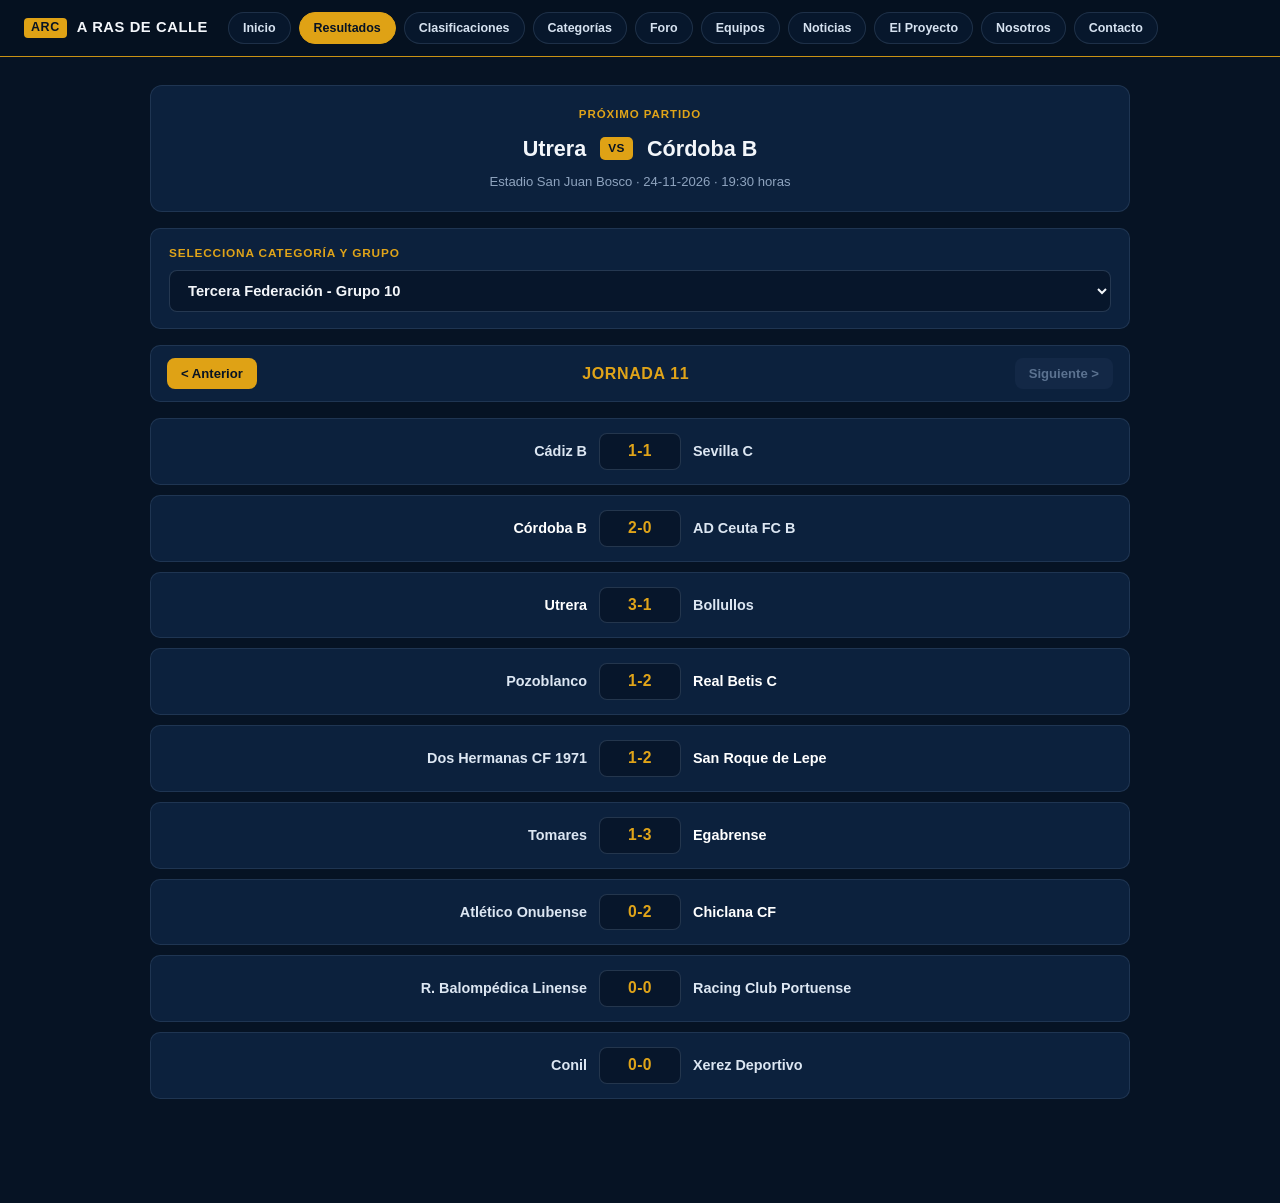
<file: partido.html>
<!DOCTYPE html>
<html lang="es">
<head>
  <meta charset="UTF-8" />
  <meta name="viewport" content="width=device-width, initial-scale=1.0" />
  <title>Resultados y Jornadas — A Ras de Calle</title>
  <style>
    :root {
      --bg-page: #061324;
      --bg-header: #051120;
      --bg-card: #0c213d;
      --bg-card-hover: #10294b;
      --bg-input: #07162b;
      --border-subtle: rgba(148, 178, 214, 0.14);
      --border-gold: #c99214;
      --accent-gold: #dfa215;
      --accent-gold-hover: #ebb024;
      --text-main: #f3f6fa;
      --text-muted: #8fa4bf;
      --text-gold: #e0a419;
    }

    * {
      box-sizing: border-box;
      margin: 0;
      padding: 0;
    }

    body {
      background-color: var(--bg-page);
      color: var(--text-main);
      font-family: -apple-system, BlinkMacSystemFont, "Segoe UI", Roboto, Helvetica, Arial, sans-serif;
      line-height: 1.45;
      min-height: 100vh;
      padding-bottom: 56px;
    }

    a {
      color: inherit;
      text-decoration: none;
    }

    /* Cabecera y navegación */
    .site-header {
      background-color: var(--bg-header);
      border-bottom: 1px solid var(--border-gold);
      position: sticky;
      top: 0;
      z-index: 20;
    }

    .header-inner {
      max-width: 1380px;
      margin: 0 auto;
      padding: 12px 24px;
      display: flex;
      align-items: center;
      gap: 20px;
      flex-wrap: wrap;
    }

    .brand {
      display: inline-flex;
      align-items: center;
      gap: 10px;
      font-weight: 800;
      font-size: 0.92rem;
      letter-spacing: 0.04em;
      text-transform: uppercase;
      white-space: nowrap;
    }

    .brand-badge {
      background-color: var(--accent-gold);
      color: #071324;
      font-weight: 900;
      font-size: 0.78rem;
      padding: 3px 7px;
      border-radius: 4px;
      line-height: 1.1;
    }

    .nav-list {
      display: flex;
      align-items: center;
      gap: 8px;
      flex-wrap: wrap;
      list-style: none;
    }

    .nav-link {
      display: inline-block;
      padding: 6px 14px;
      border-radius: 999px;
      font-size: 0.78rem;
      font-weight: 600;
      color: #d6e2f0;
      border: 1px solid rgba(148, 178, 214, 0.16);
      background-color: rgba(12, 33, 61, 0.45);
      transition: background-color 0.15s ease, color 0.15s ease, border-color 0.15s ease;
      white-space: nowrap;
    }

    .nav-link:hover {
      background-color: var(--bg-card-hover);
      border-color: rgba(223, 162, 21, 0.45);
      color: #ffffff;
    }

    .nav-link.active {
      background-color: var(--accent-gold);
      color: #071324;
      border-color: var(--accent-gold);
      font-weight: 700;
    }

    /* Contenedor principal */
    .main-container {
      max-width: 1020px;
      margin: 0 auto;
      padding: 28px 20px 48px;
      display: flex;
      flex-direction: column;
      gap: 16px;
    }

    /* Tarjeta Próximo Partido */
    .match-banner {
      background-color: var(--bg-card);
      border: 1px solid var(--border-subtle);
      border-radius: 12px;
      padding: 20px 22px;
      text-align: center;
    }

    .match-kicker {
      font-size: 0.72rem;
      font-weight: 700;
      letter-spacing: 0.08em;
      text-transform: uppercase;
      color: var(--text-gold);
      margin-bottom: 10px;
    }

    .match-teams {
      display: flex;
      align-items: center;
      justify-content: center;
      gap: 14px;
      flex-wrap: wrap;
      margin-bottom: 8px;
    }

    .team-banner-name {
      font-size: 1.35rem;
      font-weight: 800;
      color: var(--text-main);
    }

    .vs-pill {
      background-color: var(--accent-gold);
      color: #071324;
      font-weight: 900;
      font-size: 0.74rem;
      padding: 3px 8px;
      border-radius: 5px;
      text-transform: uppercase;
      letter-spacing: 0.04em;
    }

    .match-meta {
      font-size: 0.82rem;
      color: var(--text-muted);
    }

    /* Selector y navegación de jornada */
    .filter-box {
      background-color: var(--bg-card);
      padding: 16px 18px;
      border-radius: 10px;
      border: 1px solid var(--border-subtle);
    }

    .filter-box label {
      display: block;
      font-size: 0.74rem;
      text-transform: uppercase;
      letter-spacing: 0.07em;
      color: var(--text-gold);
      margin-bottom: 8px;
      font-weight: 700;
    }

    select {
      width: 100%;
      padding: 11px 14px;
      border-radius: 8px;
      background-color: var(--bg-input);
      color: var(--text-main);
      border: 1px solid rgba(148, 178, 214, 0.22);
      font-size: 0.92rem;
      font-weight: 600;
      outline: none;
    }

    select:focus {
      border-color: var(--accent-gold);
    }

    .jornada-nav {
      display: flex;
      justify-content: space-between;
      align-items: center;
      gap: 12px;
      background-color: var(--bg-card);
      padding: 12px 16px;
      border-radius: 10px;
      border: 1px solid var(--border-subtle);
    }

    .btn-nav {
      background-color: var(--accent-gold);
      color: #071324;
      border: none;
      padding: 8px 14px;
      border-radius: 8px;
      font-weight: 800;
      font-size: 0.82rem;
      cursor: pointer;
      transition: background-color 0.15s ease, opacity 0.15s ease;
    }

    .btn-nav:hover:not(:disabled) {
      background-color: var(--accent-gold-hover);
    }

    .btn-nav:disabled {
      background-color: #132846;
      color: #5b7290;
      cursor: not-allowed;
    }

    .jornada-title {
      font-size: 1rem;
      font-weight: 800;
      color: var(--text-gold);
      text-transform: uppercase;
      letter-spacing: 0.04em;
    }

    /* Listado de partidos */
    .matches-list {
      display: flex;
      flex-direction: column;
      gap: 10px;
    }

    .match-card {
      background-color: var(--bg-card);
      border: 1px solid var(--border-subtle);
      border-radius: 10px;
      padding: 14px 14px;
      display: grid;
      grid-template-columns: 1fr auto 1fr;
      align-items: center;
      gap: 12px;
      transition: border-color 0.15s ease, background-color 0.15s ease;
    }

    .match-card:hover {
      background-color: var(--bg-card-hover);
      border-color: rgba(223, 162, 21, 0.35);
    }

    .match-card.descansa {
      opacity: 0.68;
      background-color: rgba(12, 33, 61, 0.45);
      border-style: dashed;
    }

    .team {
      font-size: 0.9rem;
      font-weight: 600;
      color: #dce6f2;
      word-break: break-word;
    }

    .team.local {
      text-align: right;
    }

    .team.visitante {
      text-align: left;
    }

    .team.winner {
      color: #ffffff;
      font-weight: 800;
    }

    .score-box {
      background-color: var(--bg-input);
      border: 1px solid rgba(148, 178, 214, 0.2);
      padding: 6px 12px;
      border-radius: 8px;
      font-weight: 800;
      font-size: 0.98rem;
      color: var(--text-gold);
      min-width: 82px;
      text-align: center;
      letter-spacing: 0.4px;
    }

    .score-box.pending {
      color: var(--text-muted);
      font-size: 0.74rem;
      font-weight: 700;
    }

    .score-box.suspended {
      background-color: rgba(211, 47, 47, 0.16);
      border-color: #d32f2f;
      color: #ff6b6b;
      font-size: 0.7rem;
      font-weight: 700;
    }

    .score-box.postponed {
      background-color: rgba(223, 162, 21, 0.16);
      border-color: var(--accent-gold);
      color: var(--text-gold);
      font-size: 0.7rem;
      font-weight: 700;
    }

    .score-box.rest {
      background-color: transparent;
      border: none;
      color: var(--text-muted);
      font-size: 0.76rem;
      font-weight: 700;
    }

    .status-tag {
      grid-column: 1 / -1;
      text-align: center;
      color: var(--text-muted);
      font-size: 0.86rem;
    }

    @media (max-width: 700px) {
      .header-inner {
        padding: 12px 14px;
        gap: 12px;
      }

      .main-container {
        padding: 20px 14px 40px;
      }

      .team-banner-name {
        font-size: 1.15rem;
      }

      .team {
        font-size: 0.82rem;
      }

      .score-box {
        min-width: 70px;
        padding: 5px 8px;
        font-size: 0.86rem;
      }
    }
  </style>
</head>
<body>
  <header class="site-header">
    <div class="header-inner">
      <a href="index.html" class="brand">
        <span class="brand-badge">ARC</span>
        <span>A RAS DE CALLE</span>
      </a>

      <nav aria-label="Navegación principal">
        <ul class="nav-list">
          <li><a href="index.html" class="nav-link">Inicio</a></li>
          <li><a href="partido.html" class="nav-link active">Resultados</a></li>
          <li><a href="estadisticas.html" class="nav-link">Clasificaciones</a></li>
          <li><a href="competiciones.html" class="nav-link">Categorías</a></li>
          <li><a href="foro.html" class="nav-link">Foro</a></li>
          <li><a href="equipos.html" class="nav-link">Equipos</a></li>
          <li><a href="noticias.html" class="nav-link">Noticias</a></li>
          <li><a href="proyecto.html" class="nav-link">El Proyecto</a></li>
          <li><a href="nostros.html" class="nav-link">Nosotros</a></li>
          <li><a href="contacto.html" class="nav-link">Contacto</a></li>
        </ul>
      </nav>
    </div>
  </header>

  <main class="main-container">
    <section class="match-banner" aria-label="Próximo partido">
      <div class="match-kicker">PRÓXIMO PARTIDO</div>
      <div class="match-teams">
        <span class="team-banner-name">Utrera</span>
        <span class="vs-pill">VS</span>
        <span class="team-banner-name">Córdoba B</span>
      </div>
      <div class="match-meta">Estadio San Juan Bosco · 24-11-2026 · 19:30 horas</div>
    </section>

    <section class="filter-box">
      <label for="categoriaSelect">Selecciona Categoría y Grupo</label>
      <select id="categoriaSelect">
        <option value="tercera_rfef">Tercera Federación - Grupo 10</option>
        <option value="div_honor">División de Honor Sénior - Grupo 1</option>
        <option value="1andaluza">1ª Andaluza Sénior (Sevilla) - Grupo Único</option>
        <option value="2and_g1">2ª Andaluza Sénior (Sevilla) - Grupo 1</option>
        <option value="2and_g2">2ª Andaluza Sénior (Sevilla) - Grupo 2</option>
        <option value="3and_g1">3ª Andaluza Sénior (Sevilla) - Grupo 1</option>
        <option value="3and_g2">3ª Andaluza Sénior (Sevilla) - Grupo 2</option>
        <option value="3and_g3">3ª Andaluza Sénior (Sevilla) - Grupo 3</option>
        <option value="3and_g4">3ª Andaluza Sénior (Sevilla) - Grupo 4</option>
        <option value="3and_g5">3ª Andaluza Sénior (Sevilla) - Grupo 5</option>
        <option value="3and_g6">3ª Andaluza Sénior (Sevilla) - Grupo 6</option>
      </select>
    </section>

    <div class="jornada-nav">
      <button id="btnPrev" class="btn-nav" onclick="cambiarJornada(-1)">< Anterior</button>
      <div id="jornadaLabel" class="jornada-title">Jornada 1</div>
      <button id="btnNext" class="btn-nav" onclick="cambiarJornada(1)">Siguiente ></button>
    </div>

    <div id="matchesContainer" class="matches-list"></div>
  </main>

  <script>
    const DATOS_LIGA = {
      "tercera_rfef": {
        1: [
          { local: "Conil", res: "1-0", visitante: "Pozoblanco" },
          { local: "Chiclana CF", res: "2-1", visitante: "R. Balompédica Linense" },
          { local: "Atlético Onubense", res: "2-0", visitante: "Bollullos" },
          { local: "Dos Hermanas CF 1971", res: "3-0", visitante: "Utrera" },
          { local: "Tomares", res: "2-2", visitante: "Cádiz B" },
          { local: "Egabrense", res: "4-2", visitante: "Córdoba B" },
          { local: "Real Betis C", res: "2-0", visitante: "Sevilla C" },
          { local: "San Roque de Lepe", res: "1-1", visitante: "AD Ceuta FC B" },
          { local: "Xerez Deportivo", res: "0-1", visitante: "Racing Club Portuense" }
        ],
        2: [
          { local: "AD Ceuta FC B", res: "1-3", visitante: "Egabrense" },
          { local: "Utrera", res: "2-0", visitante: "Conil" },
          { local: "Córdoba B", res: "0-0", visitante: "Chiclana CF" },
          { local: "Racing Club Portuense", res: "2-0", visitante: "San Roque de Lepe" },
          { local: "Cádiz B", res: "0-0", visitante: "Dos Hermanas CF 1971" },
          { local: "Sevilla C", res: "2-3", visitante: "Xerez Deportivo" },
          { local: "Pozoblanco", res: "3-0", visitante: "Atlético Onubense" },
          { local: "R. Balompédica Linense", res: "2-0", visitante: "Tomares" },
          { local: "Bollullos", res: "3-3", visitante: "Real Betis C" }
        ],
        3: [
          { local: "Chiclana CF", res: "0-1", visitante: "AD Ceuta FC B" },
          { local: "Atlético Onubense", res: "2-4", visitante: "Real Betis C" },
          { local: "Xerez Deportivo", res: "1-0", visitante: "Bollullos" },
          { local: "Dos Hermanas CF 1971", res: "3-1", visitante: "R. Balompédica Linense" },
          { local: "Tomares", res: "2-0", visitante: "Córdoba B" },
          { local: "Sevilla C", res: "2-1", visitante: "San Roque de Lepe" },
          { local: "Pozoblanco", res: "1-2", visitante: "Utrera" },
          { local: "Egabrense", res: "1-3", visitante: "Racing Club Portuense" },
          { local: "Conil", res: "0-2", visitante: "Cádiz B" }
        ],
        4: [
          { local: "Cádiz B", res: "0-1", visitante: "Pozoblanco" },
          { local: "Córdoba B", res: "1-2", visitante: "Dos Hermanas CF 1971" },
          { local: "AD Ceuta FC B", res: "0-1", visitante: "Tomares" },
          { local: "Utrera", res: "2-1", visitante: "Atlético Onubense" },
          { local: "Racing Club Portuense", res: "2-3", visitante: "Chiclana CF" },
          { local: "Sevilla C", res: "0-0", visitante: "Egabrense" },
          { local: "R. Balompédica Linense", res: "3-1", visitante: "Conil" },
          { local: "Real Betis C", res: "2-0", visitante: "Xerez Deportivo" },
          { local: "Bollullos", res: "1-2", visitante: "San Roque de Lepe" }
        ],
        5: [
          { local: "Dos Hermanas CF 1971", res: "5-0", visitante: "AD Ceuta FC B" },
          { local: "Utrera", res: "1-0", visitante: "Cádiz B" },
          { local: "Tomares", res: "1-1", visitante: "Racing Club Portuense" },
          { local: "Atlético Onubense", res: "1-1", visitante: "Xerez Deportivo" },
          { local: "Chiclana CF", res: "1-1", visitante: "Sevilla C" },
          { local: "Egabrense", res: "2-2", visitante: "Bollullos" },
          { local: "Pozoblanco", res: "3-1", visitante: "R. Balompédica Linense" },
          { local: "Conil", res: "2-0", visitante: "Córdoba B" },
          { local: "San Roque de Lepe", res: "1-0", visitante: "Real Betis C" }
        ],
        6: [
          { local: "Sevilla C", res: "1-2", visitante: "Tomares" },
          { local: "Bollullos", res: "2-0", visitante: "Chiclana CF" },
          { local: "AD Ceuta FC B", res: "3-0", visitante: "Conil" },
          { local: "Real Betis C", res: "3-2", visitante: "Egabrense" },
          { local: "Cádiz B", res: "0-1", visitante: "Atlético Onubense" },
          { local: "Córdoba B", res: "2-2", visitante: "Pozoblanco" },
          { local: "Racing Club Portuense", res: "3-0", visitante: "Dos Hermanas CF 1971" },
          { local: "R. Balompédica Linense", res: "0-1", visitante: "Utrera" },
          { local: "Xerez Deportivo", res: "2-2", visitante: "San Roque de Lepe" }
        ],
        7: [
          { local: "Dos Hermanas CF 1971", res: "5-1", visitante: "Sevilla C" },
          { local: "Pozoblanco", res: "1-1", visitante: "AD Ceuta FC B" },
          { local: "Cádiz B", res: "1-1", visitante: "R. Balompédica Linense" },
          { local: "Tomares", res: "1-0", visitante: "Bollullos" },
          { local: "Chiclana CF", res: "2-2", visitante: "Real Betis C" },
          { local: "Atlético Onubense", res: "0-3", visitante: "San Roque de Lepe" },
          { local: "Egabrense", res: "1-2", visitante: "Xerez Deportivo" },
          { local: "Conil", res: "2-1", visitante: "Racing Club Portuense" },
          { local: "Utrera", res: "11/11 19:30", visitante: "Córdoba B" }
        ],
        8: [
          { local: "AD Ceuta FC B", res: "5-2", visitante: "Utrera" },
          { local: "Xerez Deportivo", res: "3-2", visitante: "Chiclana CF" },
          { local: "Real Betis C", res: "0-1", visitante: "Tomares" },
          { local: "Córdoba B", res: "0-0", visitante: "Cádiz B" },
          { local: "Racing Club Portuense", res: "3-1", visitante: "Pozoblanco" },
          { local: "Sevilla C", res: "0-0", visitante: "Conil" },
          { local: "R. Balompédica Linense", res: "1-1", visitante: "Atlético Onubense" },
          { local: "Bollullos", res: "0-1", visitante: "Dos Hermanas CF 1971" },
          { local: "San Roque de Lepe", res: "1-0", visitante: "Egabrense" }
        ],
        9: [
          { local: "Cádiz B", res: "0-0", visitante: "AD Ceuta FC B" },
          { local: "R. Balompédica Linense", res: "1-1", visitante: "Córdoba B" },
          { local: "Utrera", res: "1-2", visitante: "Racing Club Portuense" },
          { local: "Pozoblanco", res: "2-2", visitante: "Sevilla C" },
          { local: "Dos Hermanas CF 1971", res: "4-3", visitante: "Real Betis C" },
          { local: "Tomares", res: "0-1", visitante: "Xerez Deportivo" },
          { local: "Chiclana CF", res: "0-2", visitante: "San Roque de Lepe" },
          { local: "Conil", res: "0-0", visitante: "Bollullos" },
          { local: "Atlético Onubense", res: "1-2", visitante: "Egabrense" }
        ],
        10: [
          { local: "Córdoba B", res: "3-0", visitante: "Atlético Onubense" },
          { local: "Sevilla C", res: "3-3", visitante: "Utrera" },
          { local: "AD Ceuta FC B", res: "1-2", visitante: "R. Balompédica Linense" },
          { local: "Racing Club Portuense", res: "1-1", visitante: "Cádiz B" },
          { local: "Bollullos", res: "1-1", visitante: "Pozoblanco" },
          { local: "Xerez Deportivo", res: "1-1", visitante: "Dos Hermanas CF 1971" },
          { local: "San Roque de Lepe", res: "2-1", visitante: "Tomares" },
          { local: "Egabrense", res: "3-1", visitante: "Chiclana CF" },
          { local: "Real Betis C", res: "4-3", visitante: "Conil" }
        ],
        11: [
          { local: "Cádiz B", res: "1-1", visitante: "Sevilla C" },
          { local: "Córdoba B", res: "2-0", visitante: "AD Ceuta FC B" },
          { local: "Utrera", res: "3-1", visitante: "Bollullos" },
          { local: "Pozoblanco", res: "1-2", visitante: "Real Betis C" },
          { local: "Dos Hermanas CF 1971", res: "1-2", visitante: "San Roque de Lepe" },
          { local: "Tomares", res: "1-3", visitante: "Egabrense" },
          { local: "Atlético Onubense", res: "0-2", visitante: "Chiclana CF" },
          { local: "R. Balompédica Linense", res: "0-0", visitante: "Racing Club Portuense" },
          { local: "Conil", res: "0-0", visitante: "Xerez Deportivo" }
        ]
      },
      "div_honor": {
        1: [
          { local: "U.D. Rinconada", res: "1-4", visitante: "La Palma C.F." },
          { local: "Montilla C.F.", res: "2-1", visitante: "U.P. Viso" },
          { local: "Coria C.F.", res: "2-1", visitante: "Atco. Palma del Río" },
          { local: "Cádiz C.F. C", res: "2-0", visitante: "Rayo Sanluqueño" },
          { local: "Castilleja C.F.", res: "1-1", visitante: "Montalbeño C.D." },
          { local: "Arcos C.F.", res: "5-0", visitante: "C.D. Inter Sevilla" },
          { local: "Atlético Espeleño", res: "1-2", visitante: "Isla Cristina F.C." },
          { local: "C.D. Moguer", res: "6-3", visitante: "Aroche C.F." },
          { local: "C.D. Cabecense", res: "2-2", visitante: "U.B. Lebrijana" },
          { local: "Almodóvar del Río", res: "DESCANSA", visitante: "-" }
        ],
        2: [
          { local: "La Palma C.F.", res: "3-1", visitante: "Montilla C.F." },
          { local: "Isla Cristina F.C.", res: "1-1", visitante: "Cádiz C.F. C" },
          { local: "U.P. Viso", res: "0-3", visitante: "Coria C.F." },
          { local: "Rayo Sanluqueño", res: "3-1", visitante: "C.D. Moguer" },
          { local: "U.B. Lebrijana", res: "0-1", visitante: "Arcos C.F." },
          { local: "Atco. Palma del Río", res: "2-1", visitante: "C.D. Cabecense" },
          { local: "Almodóvar del Río", res: "1-1", visitante: "Castilleja C.F." },
          { local: "Montalbeño C.D.", res: "1-2", visitante: "U.D. Rinconada" },
          { local: "C.D. Inter Sevilla", res: "1-4", visitante: "Atlético Espeleño" },
          { local: "Aroche C.F.", res: "DESCANSA", visitante: "-" }
        ],
        3: [
          { local: "Arcos C.F.", res: "1-1", visitante: "Atco. Palma del Río" },
          { local: "C.D. Cabecense", res: "3-2", visitante: "U.P. Viso" },
          { local: "Castilleja C.F.", res: "3-3", visitante: "Aroche C.F." },
          { local: "U.D. Rinconada", res: "1-2", visitante: "Almodóvar del Río" },
          { local: "Cádiz C.F. C", res: "3-3", visitante: "C.D. Inter Sevilla" },
          { local: "Montilla C.F.", res: "3-1", visitante: "Coria C.F." },
          { local: "C.D. Moguer", res: "2-2", visitante: "Isla Cristina F.C." },
          { local: "La Palma C.F.", res: "0-2", visitante: "Montalbeño C.D." },
          { local: "Atlético Espeleño", res: "1-1", visitante: "U.B. Lebrijana" },
          { local: "Rayo Sanluqueño", res: "DESCANSA", visitante: "-" }
        ],
        4: [
          { local: "Almodóvar del Río", res: "2-0", visitante: "La Palma C.F." },
          { local: "Rayo Sanluqueño", res: "0-1", visitante: "Castilleja C.F." },
          { local: "Aroche C.F.", res: "0-2", visitante: "U.D. Rinconada" },
          { local: "Atco. Palma del Río", res: "4-1", visitante: "Atlético Espeleño" },
          { local: "U.B. Lebrijana", res: "3-1", visitante: "Cádiz C.F. C" },
          { local: "Coria C.F.", res: "1-1", visitante: "C.D. Cabecense" },
          { local: "U.P. Viso", res: "2-2", visitante: "Arcos C.F." },
          { local: "Montalbeño C.D.", res: "1-2", visitante: "Montilla C.F." },
          { local: "C.D. Inter Sevilla", res: "0-3", visitante: "C.D. Moguer" },
          { local: "Isla Cristina F.C.", res: "DESCANSA", visitante: "-" }
        ],
        5: [
          { local: "Castilleja C.F.", res: "1-1", visitante: "Isla Cristina F.C." },
          { local: "U.D. Rinconada", res: "1-1", visitante: "Rayo Sanluqueño" },
          { local: "La Palma C.F.", res: "4-0", visitante: "Aroche C.F." },
          { local: "Montilla C.F.", res: "1-1", visitante: "C.D. Cabecense" },
          { local: "Arcos C.F.", res: "2-1", visitante: "Coria C.F." },
          { local: "Atlético Espeleño", res: "0-0", visitante: "U.P. Viso" },
          { local: "Cádiz C.F. C", res: "0-4", visitante: "Atco. Palma del Río" },
          { local: "Montalbeño C.D.", res: "2-2", visitante: "Almodóvar del Río" },
          { local: "C.D. Moguer", res: "SUSP.", visitante: "U.B. Lebrijana" },
          { local: "C.D. Inter Sevilla", res: "DESCANSA", visitante: "-" }
        ],
        6: [
          { local: "Rayo Sanluqueño", res: "1-3", visitante: "La Palma C.F." },
          { local: "U.P. Viso", res: "1-0", visitante: "Cádiz C.F. C" },
          { local: "C.D. Cabecense", res: "2-1", visitante: "Arcos C.F." },
          { local: "Isla Cristina F.C.", res: "4-1", visitante: "U.D. Rinconada" },
          { local: "Coria C.F.", res: "1-1", visitante: "Atlético Espeleño" },
          { local: "C.D. Inter Sevilla", res: "0-3", visitante: "Castilleja C.F." },
          { local: "Atco. Palma del Río", res: "4-0", visitante: "C.D. Moguer" },
          { local: "Aroche C.F.", res: "0-3", visitante: "Montalbeño C.D." },
          { local: "Almodóvar del Río", res: "3-2", visitante: "Montilla C.F." },
          { local: "U.B. Lebrijana", res: "DESCANSA", visitante: "-" }
        ],
        7: [
          { local: "U.D. Rinconada", res: "2-1", visitante: "C.D. Inter Sevilla" },
          { local: "La Palma C.F.", res: "1-0", visitante: "Isla Cristina F.C." },
          { local: "Cádiz C.F. C", res: "1-2", visitante: "Coria C.F." },
          { local: "Castilleja C.F.", res: "0-2", visitante: "U.B. Lebrijana" },
          { local: "Montilla C.F.", res: "1-1", visitante: "Arcos C.F." },
          { local: "Atlético Espeleño", res: "0-5", visitante: "C.D. Cabecense" },
          { local: "Montalbeño C.D.", res: "2-2", visitante: "Rayo Sanluqueño" },
          { local: "C.D. Moguer", res: "1-2", visitante: "U.P. Viso" },
          { local: "Almodóvar del Río", res: "1-1", visitante: "Aroche C.F." },
          { local: "Atco. Palma del Río", res: "DESCANSA", visitante: "-" }
        ],
        8: [
          { local: "C.D. Cabecense", res: "1-1", visitante: "Cádiz C.F. C" },
          { local: "C.D. Inter Sevilla", res: "1-0", visitante: "La Palma C.F." },
          { local: "Isla Cristina F.C.", res: "1-2", visitante: "Montalbeño C.D." },
          { local: "Coria C.F.", res: "1-0", visitante: "C.D. Moguer" },
          { local: "Rayo Sanluqueño", res: "5-0", visitante: "Almodóvar del Río" },
          { local: "Aroche C.F.", res: "0-5", visitante: "Montilla C.F." },
          { local: "U.B. Lebrijana", res: "3-1", visitante: "U.D. Rinconada" },
          { local: "Arcos C.F.", res: "2-0", visitante: "Atlético Espeleño" },
          { local: "Atco. Palma del Río", res: "1-0", visitante: "Castilleja C.F." },
          { local: "U.P. Viso", res: "DESCANSA", visitante: "-" }
        ],
        9: [
          { local: "Montilla C.F.", res: "1-0", visitante: "Atlético Espeleño" },
          { local: "Castilleja C.F.", res: "2-0", visitante: "U.P. Viso" },
          { local: "La Palma C.F.", res: "2-1", visitante: "U.B. Lebrijana" },
          { local: "Cádiz C.F. C", res: "1-1", visitante: "Arcos C.F." },
          { local: "C.D. Moguer", res: "1-4", visitante: "C.D. Cabecense" },
          { local: "Aroche C.F.", res: "2-2", visitante: "Rayo Sanluqueño" },
          { local: "Montalbeño C.D.", res: "1-0", visitante: "C.D. Inter Sevilla" },
          { local: "Almodóvar del Río", res: "7-4", visitante: "Isla Cristina F.C." },
          { local: "U.D. Rinconada", res: "0-1", visitante: "Atco. Palma del Río" },
          { local: "Coria C.F.", res: "DESCANSA", visitante: "-" }
        ],
        10: [
          { local: "C.D. Inter Sevilla", res: "4-4", visitante: "Almodóvar del Río" },
          { local: "Coria C.F.", res: "1-1", visitante: "Castilleja C.F." },
          { local: "Isla Cristina F.C.", res: "2-0", visitante: "Aroche C.F." },
          { local: "Rayo Sanluqueño", res: "1-1", visitante: "Montilla C.F." },
          { local: "U.P. Viso", res: "2-0", visitante: "U.D. Rinconada" },
          { local: "U.B. Lebrijana", res: "0-0", visitante: "Montalbeño C.D." },
          { local: "Atco. Palma del Río", res: "2-1", visitante: "La Palma C.F." },
          { local: "Atlético Espeleño", res: "1-0", visitante: "Cádiz C.F. C" },
          { local: "Arcos C.F.", res: "3-1", visitante: "C.D. Moguer" },
          { local: "C.D. Cabecense", res: "DESCANSA", visitante: "-" }
        ]
      },
      "1andaluza": {
        1: [
          { local: "Osuna Bote Club", res: "0-1", visitante: "Palomares C.F." },
          { local: "C.D. Alcalá", res: "1-0", visitante: "C.D. San Marcos" },
          { local: "C.D. Pedrera", res: "2-1", visitante: "A.D. San José" },
          { local: "Lora C.F.", res: "1-0", visitante: "U.D. Villaverde" },
          { local: "Torreblanca C.F.", res: "0-1", visitante: "C.D. Mairena" },
          { local: "La Barrera C.F.", res: "2-0", visitante: "U.D. Pilas" },
          { local: "C.D. Arahal Balompié", res: "2-0", visitante: "C.D. Montequinto" },
          { local: "A.D. Mosqueo", res: "1-1", visitante: "C.D. Ventippo Balompié" },
          { local: "U.D. Bellavista", res: "2-1", visitante: "Camas C.F." }
        ],
        2: [
          { local: "A.D. San José", res: "0-0", visitante: "C.D. Alcalá" },
          { local: "Camas C.F.", res: "2-5", visitante: "Osuna Bote Club" },
          { local: "U.D. Pilas", res: "2-0", visitante: "Lora C.F." },
          { local: "C.D. Montequinto", res: "1-3", visitante: "La Barrera C.F." },
          { local: "Palomares C.F.", res: "1-5", visitante: "A.D. Mosqueo" },
          { local: "C.D. Mairena", res: "3-1", visitante: "U.D. Bellavista" },
          { local: "C.D. San Marcos", res: "0-2", visitante: "Torreblanca C.F." },
          { local: "C.D. Ventippo Balompié", res: "1-0", visitante: "C.D. Arahal Balompié" },
          { local: "U.D. Villaverde", res: "4-0", visitante: "C.D. Pedrera" }
        ],
        3: [
          { local: "Torreblanca C.F.", res: "0-1", visitante: "A.D. San José" },
          { local: "U.D. Villaverde", res: "0-1", visitante: "U.D. Pilas" },
          { local: "La Barrera C.F.", res: "1-0", visitante: "C.D. Ventippo Balompié" },
          { local: "C.D. Arahal Balompié", res: "1-3", visitante: "Palomares C.F." },
          { local: "Osuna Bote Club", res: "1-1", visitante: "C.D. Mairena" },
          { local: "U.D. Bellavista", res: "0-6", visitante: "C.D. San Marcos" },
          { local: "A.D. Mosqueo", res: "3-0", visitante: "Camas C.F." },
          { local: "C.D. Pedrera", res: "1-0", visitante: "C.D. Alcalá" },
          { local: "Lora C.F.", res: "0-0", visitante: "C.D. Montequinto" }
        ],
        4: [
          { local: "Palomares C.F.", res: "2-2", visitante: "La Barrera C.F." },
          { local: "C.D. Alcalá", res: "1-2", visitante: "Torreblanca C.F." },
          { local: "Camas C.F.", res: "2-1", visitante: "C.D. Arahal Balompié" },
          { local: "C.D. Mairena", res: "5-0", visitante: "A.D. Mosqueo" },
          { local: "C.D. San Marcos", res: "2-1", visitante: "Osuna Bote Club" },
          { local: "A.D. San José", res: "4-0", visitante: "U.D. Bellavista" },
          { local: "U.D. Pilas", res: "1-0", visitante: "C.D. Pedrera" },
          { local: "C.D. Montequinto", res: "2-1", visitante: "U.D. Villaverde" },
          { local: "C.D. Ventippo Balompié", res: "3-0", visitante: "Lora C.F." }
        ],
        5: [
          { local: "La Barrera C.F.", res: "2-2", visitante: "Camas C.F." },
          { local: "C.D. Pedrera", res: "0-0", visitante: "Torreblanca C.F." },
          { local: "U.D. Pilas", res: "4-1", visitante: "C.D. Montequinto" },
          { local: "U.D. Villaverde", res: "1-3", visitante: "C.D. Ventippo Balompié" },
          { local: "Lora C.F.", res: "2-1", visitante: "Palomares C.F." },
          { local: "C.D. Arahal Balompié", res: "0-3", visitante: "C.D. Mairena" },
          { local: "A.D. Mosqueo", res: "1-0", visitante: "C.D. San Marcos" },
          { local: "Osuna Bote Club", res: "1-1", visitante: "A.D. San José" },
          { local: "U.D. Bellavista", res: "0-2", visitante: "C.D. Alcalá" }
        ],
        6: [
          { local: "Torreblanca C.F.", res: "1-0", visitante: "U.D. Bellavista" },
          { local: "C.D. Mairena", res: "0-1", visitante: "La Barrera C.F." },
          { local: "C.D. San Marcos", res: "4-0", visitante: "C.D. Arahal Balompié" },
          { local: "A.D. San José", res: "2-0", visitante: "A.D. Mosqueo" },
          { local: "C.D. Alcalá", res: "1-1", visitante: "Osuna Bote Club" },
          { local: "C.D. Montequinto", res: "1-4", visitante: "C.D. Pedrera" },
          { local: "Camas C.F.", res: "3-1", visitante: "Lora C.F." },
          { local: "C.D. Ventippo Balompié", res: "4-1", visitante: "U.D. Pilas" },
          { local: "Palomares C.F.", res: "3-0", visitante: "U.D. Villaverde" }
        ],
        7: [
          { local: "U.D. Pilas", res: "3-1", visitante: "Palomares C.F." },
          { local: "U.D. Villaverde", res: "4-3", visitante: "Camas C.F." },
          { local: "Lora C.F.", res: "1-1", visitante: "C.D. Mairena" },
          { local: "La Barrera C.F.", res: "2-1", visitante: "C.D. San Marcos" },
          { local: "C.D. Arahal Balompié", res: "0-2", visitante: "A.D. San José" },
          { local: "A.D. Mosqueo", res: "3-0", visitante: "C.D. Alcalá" },
          { local: "Osuna Bote Club", res: "1-1", visitante: "Torreblanca C.F." },
          { local: "C.D. Montequinto", res: "0-0", visitante: "C.D. Ventippo Balompié" },
          { local: "C.D. Pedrera", res: "0-3", visitante: "U.D. Bellavista" }
        ],
        8: [
          { local: "Camas C.F.", res: "0-3", visitante: "U.D. Pilas" },
          { local: "Torreblanca C.F.", res: "2-4", visitante: "A.D. Mosqueo" },
          { local: "C.D. Mairena", res: "2-0", visitante: "U.D. Villaverde" },
          { local: "C.D. San Marcos", res: "0-0", visitante: "Lora C.F." },
          { local: "A.D. San José", res: "3-0", visitante: "La Barrera C.F." },
          { local: "C.D. Alcalá", res: "2-0", visitante: "C.D. Arahal Balompié" },
          { local: "U.D. Bellavista", res: "1-2", visitante: "Osuna Bote Club" },
          { local: "C.D. Ventippo Balompié", res: "1-1", visitante: "C.D. Pedrera" },
          { local: "Palomares C.F.", res: "1-0", visitante: "C.D. Montequinto" }
        ],
        9: [
          { local: "U.D. Pilas", res: "1-1", visitante: "C.D. Mairena" },
          { local: "U.D. Villaverde", res: "1-0", visitante: "C.D. San Marcos" },
          { local: "Lora C.F.", res: "2-2", visitante: "A.D. San José" },
          { local: "La Barrera C.F.", res: "5-1", visitante: "C.D. Alcalá" },
          { local: "A.D. Mosqueo", res: "4-1", visitante: "U.D. Bellavista" },
          { local: "C.D. Montequinto", res: "3-1", visitante: "Camas C.F." },
          { local: "C.D. Arahal Balompié", res: "0-1", visitante: "Torreblanca C.F." },
          { local: "C.D. Pedrera", res: "0-0", visitante: "Osuna Bote Club" },
          { local: "C.D. Ventippo Balompié", res: "1-0", visitante: "Palomares C.F." }
        ],
        10: [
          { local: "Camas C.F.", res: "2-0", visitante: "C.D. Ventippo Balompié" },
          { local: "Torreblanca C.F.", res: "0-0", visitante: "La Barrera C.F." },
          { local: "C.D. Mairena", res: "2-0", visitante: "C.D. Montequinto" },
          { local: "C.D. San Marcos", res: "2-3", visitante: "U.D. Pilas" },
          { local: "U.D. Bellavista", res: "1-2", visitante: "C.D. Arahal Balompié" },
          { local: "Osuna Bote Club", res: "1-0", visitante: "A.D. Mosqueo" },
          { local: "C.D. Alcalá", res: "5-0", visitante: "Lora C.F." },
          { local: "A.D. San José", res: "4-0", visitante: "U.D. Villaverde" },
          { local: "Palomares C.F.", res: "1-1", visitante: "C.D. Pedrera" }
        ]
      },
      "2and_g1": {
        1: [
          { local: "Estrella San Agustín", res: "1-1", visitante: "P.D. Rociera" },
          { local: "C.D. El Palmar Vereda Real", res: "1-1", visitante: "La Liara Balompié" },
          { local: "C.D. Utrera", res: "0-0", visitante: "La Motilla F.C." },
          { local: "Dos Hermanas C.F. 1971", res: "2-0", visitante: "U.D. Morón C.F." },
          { local: "C.D. Los Palacios C.F.", res: "0-2", visitante: "C.D. Asoc. Dva. Nervión" },
          { local: "C.D. Demo", res: "0-0", visitante: "A.D. Cerro del Águila" },
          { local: "C.D. de Fútbol Herrera", res: "1-3", visitante: "Calavera C.F." },
          { local: "C.D. Cabecense", res: "0-2", visitante: "C.D. Fuentes" },
          { local: "Club Atlético Central", res: "2-1", visitante: "Écija Balompié" }
        ],
        2: [
          { local: "Écija Balompié", res: "3-1", visitante: "C.D. Cabecense" },
          { local: "La Liara Balompié", res: "0-2", visitante: "C.D. Demo" },
          { local: "U.D. Morón C.F.", res: "2-2", visitante: "C.D. El Palmar Vereda Real" },
          { local: "P.D. Rociera", res: "0-3", visitante: "Club Atlético Central" },
          { local: "C.D. Fuentes", res: "1-5", visitante: "Dos Hermanas C.F. 1971" },
          { local: "A.D. Cerro del Águila", res: "0-2", visitante: "C.D. Los Palacios C.F." },
          { local: "La Motilla F.C.", res: "3-0", visitante: "C.D. de Fútbol Herrera" },
          { local: "C.D. Asoc. Dva. Nervión", res: "1-2", visitante: "C.D. Utrera" },
          { local: "Calavera C.F.", res: "0-0", visitante: "Estrella San Agustín" }
        ],
        3: [
          { local: "C.D. Los Palacios C.F.", res: "2-1", visitante: "La Liara Balompié" },
          { local: "C.D. Cabecense", res: "2-3", visitante: "P.D. Rociera" },
          { local: "C.D. Utrera", res: "1-0", visitante: "A.D. Cerro del Águila" },
          { local: "Dos Hermanas C.F. 1971", res: "0-2", visitante: "C.D. El Palmar Vereda Real" },
          { local: "Club Atlético Central", res: "0-0", visitante: "Calavera C.F." },
          { local: "C.D. Fuentes", res: "1-2", visitante: "Écija Balompié" },
          { local: "Estrella San Agustín", res: "2-0", visitante: "La Motilla F.C." },
          { local: "C.D. Demo", res: "3-5", visitante: "U.D. Morón C.F." },
          { local: "C.D. de Fútbol Herrera", res: "3-2", visitante: "C.D. Asoc. Dva. Nervión" }
        ],
        4: [
          { local: "C.D. Asoc. Dva. Nervión", res: "1-1", visitante: "Estrella San Agustín" },
          { local: "P.D. Rociera", res: "5-1", visitante: "C.D. Fuentes" },
          { local: "La Motilla F.C.", res: "4-0", visitante: "Club Atlético Central" },
          { local: "U.D. Morón C.F.", res: "3-0", visitante: "C.D. Los Palacios C.F." },
          { local: "A.D. Cerro del Águila", res: "4-0", visitante: "C.D. de Fútbol Herrera" },
          { local: "La Liara Balompié", res: "3-1", visitante: "C.D. Utrera" },
          { local: "C.D. El Palmar Vereda Real", res: "5-2", visitante: "C.D. Demo" },
          { local: "Calavera C.F.", res: "1-1", visitante: "C.D. Cabecense" },
          { local: "Écija Balompié", res: "0-0", visitante: "Dos Hermanas C.F. 1971" }
        ],
        5: [
          { local: "Écija Balompié", res: "6-1", visitante: "P.D. Rociera" },
          { local: "C.D. Cabecense", res: "2-0", visitante: "La Motilla F.C." },
          { local: "Club Atlético Central", res: "1-1", visitante: "C.D. Asoc. Dva. Nervión" },
          { local: "C.D. Los Palacios C.F.", res: "2-1", visitante: "C.D. El Palmar Vereda Real" },
          { local: "C.D. Fuentes", res: "2-1", visitante: "Calavera C.F." },
          { local: "Estrella San Agustín", res: "0-1", visitante: "A.D. Cerro del Águila" },
          { local: "Dos Hermanas C.F. 1971", res: "0-2", visitante: "C.D. Demo" },
          { local: "C.D. de Fútbol Herrera", res: "3-3", visitante: "La Liara Balompié" },
          { local: "C.D. Utrera", res: "2-1", visitante: "U.D. Morón C.F." }
        ],
        6: [
          { local: "P.D. Rociera", res: "5-2", visitante: "Dos Hermanas C.F. 1971" },
          { local: "C.D. Asoc. Dva. Nervión", res: "0-0", visitante: "C.D. Cabecense" },
          { local: "C.D. El Palmar Vereda Real", res: "3-1", visitante: "C.D. Utrera" },
          { local: "La Motilla F.C.", res: "0-0", visitante: "C.D. Fuentes" },
          { local: "U.D. Morón C.F.", res: "3-0", visitante: "C.D. de Fútbol Herrera" },
          { local: "A.D. Cerro del Águila", res: "1-1", visitante: "Club Atlético Central" },
          { local: "C.D. Demo", res: "2-2", visitante: "C.D. Los Palacios C.F." },
          { local: "La Liara Balompié", res: "5-0", visitante: "Estrella San Agustín" },
          { local: "Calavera C.F.", res: "2-0", visitante: "Écija Balompié" }
        ],
        7: [
          { local: "Écija Balompié", res: "2-0", visitante: "La Motilla F.C." },
          { local: "C.D. Utrera", res: "0-0", visitante: "C.D. Demo" },
          { local: "Dos Hermanas C.F. 1971", res: "2-1", visitante: "C.D. Los Palacios C.F." },
          { local: "Estrella San Agustín", res: "2-1", visitante: "U.D. Morón C.F." },
          { local: "P.D. Rociera", res: "0-1", visitante: "Calavera C.F." },
          { local: "C.D. Fuentes", res: "2-5", visitante: "C.D. Asoc. Dva. Nervión" },
          { local: "C.D. Cabecense", res: "0-2", visitante: "A.D. Cerro del Águila" },
          { local: "Club Atlético Central", res: "1-3", visitante: "La Liara Balompié" },
          { local: "C.D. de Fútbol Herrera", res: "0-1", visitante: "C.D. El Palmar Vereda Real" }
        ],
        8: [
          { local: "Calavera C.F.", res: "3-2", visitante: "Dos Hermanas C.F. 1971" },
          { local: "La Motilla F.C.", res: "0-1", visitante: "P.D. Rociera" },
          { local: "La Liara Balompié", res: "2-1", visitante: "C.D. Cabecense" },
          { local: "C.D. Asoc. Dva. Nervión", res: "0-0", visitante: "Écija Balompié" },
          { local: "A.D. Cerro del Águila", res: "2-1", visitante: "C.D. Fuentes" },
          { local: "U.D. Morón C.F.", res: "3-2", visitante: "Club Atlético Central" },
          { local: "C.D. Demo", res: "1-2", visitante: "C.D. de Fútbol Herrera" },
          { local: "C.D. Los Palacios C.F.", res: "3-1", visitante: "C.D. Utrera" },
          { local: "C.D. El Palmar Vereda Real", res: "7-0", visitante: "Estrella San Agustín" }
        ],
        9: [
          { local: "P.D. Rociera", res: "4-2", visitante: "C.D. Asoc. Dva. Nervión" },
          { local: "C.D. Cabecense", res: "1-2", visitante: "U.D. Morón C.F." },
          { local: "Calavera C.F.", res: "1-2", visitante: "La Motilla F.C." },
          { local: "Dos Hermanas C.F. 1971", res: "1-0", visitante: "C.D. Utrera" },
          { local: "Club Atlético Central", res: "6-2", visitante: "C.D. El Palmar Vereda Real" },
          { local: "C.D. Fuentes", res: "2-1", visitante: "La Liara Balompié" },
          { local: "Estrella San Agustín", res: "0-0", visitante: "C.D. Demo" },
          { local: "Écija Balompié", res: "0-2", visitante: "A.D. Cerro del Águila" },
          { local: "C.D. de Fútbol Herrera", res: "1-2", visitante: "C.D. Los Palacios C.F." }
        ],
        10: [
          { local: "U.D. Morón C.F.", res: "6-1", visitante: "C.D. Fuentes" },
          { local: "A.D. Cerro del Águila", res: "2-3", visitante: "P.D. Rociera" },
          { local: "C.D. Demo", res: "1-0", visitante: "Club Atlético Central" },
          { local: "C.D. El Palmar Vereda Real", res: "4-0", visitante: "C.D. Cabecense" },
          { local: "C.D. Asoc. Dva. Nervión", res: "1-2", visitante: "Calavera C.F." },
          { local: "C.D. Utrera", res: "2-0", visitante: "C.D. de Fútbol Herrera" },
          { local: "C.D. Los Palacios C.F.", res: "5-2", visitante: "Estrella San Agustín" },
          { local: "La Motilla F.C.", res: "2-2", visitante: "Dos Hermanas C.F. 1971" },
          { local: "La Liara Balompié", res: "1-2", visitante: "Écija Balompié" }
        ]
      },
      "2and_g2": {
        1: [
          { local: "Triana C.F.", res: "0-1", visitante: "Atlético Sanlúcar C.F." },
          { local: "C.D. Aznalcázar", res: "1-1", visitante: "C.D. Minas" },
          { local: "U.D. Loreto", res: "3-1", visitante: "Villafranco C.F." },
          { local: "Camino Viejo C.F.", res: "2-2", visitante: "C.D. Gelves" },
          { local: "Olivarense Atlético", res: "3-1", visitante: "Vistahermosa C.F." },
          { local: "C.D. Valencina F.C.", res: "5-1", visitante: "Puebla C.F." },
          { local: "C.M.D. San Juan", res: "0-2", visitante: "Atco. Algabeño" },
          { local: "Campana Balompié", res: "1-2", visitante: "Benacazón C.F." },
          { local: "Villanueva Atlético", res: "0-2", visitante: "Espartinas C.F." }
        ],
        2: [
          { local: "Benacazón C.F.", res: "1-2", visitante: "Triana C.F." },
          { local: "Espartinas C.F.", res: "2-0", visitante: "Campana Balompié" },
          { local: "C.D. Gelves", res: "2-3", visitante: "Olivarense Atlético" },
          { local: "Puebla C.F.", res: "3-3", visitante: "U.D. Loreto" },
          { local: "Vistahermosa C.F.", res: "4-3", visitante: "C.M.D. San Juan" },
          { local: "Atlético Sanlúcar C.F.", res: "1-1", visitante: "C.D. Aznalcázar" },
          { local: "C.D. Minas", res: "3-0", visitante: "Camino Viejo C.F." },
          { local: "Villafranco C.F.", res: "0-3", visitante: "Villanueva Atlético" },
          { local: "Atco. Algabeño", res: "4-1", visitante: "C.D. Valencina F.C." }
        ],
        3: [
          { local: "U.D. Loreto", res: "4-0", visitante: "Villanueva Atlético" },
          { local: "Olivarense Atlético", res: "2-2", visitante: "C.D. Minas" },
          { local: "Camino Viejo C.F.", res: "1-2", visitante: "Atlético Sanlúcar C.F." },
          { local: "Puebla C.F.", res: "0-1", visitante: "Atco. Algabeño" },
          { local: "C.D. Aznalcázar", res: "1-0", visitante: "Benacazón C.F." },
          { local: "C.D. Valencina F.C.", res: "2-2", visitante: "Vistahermosa C.F." },
          { local: "C.M.D. San Juan", res: "3-1", visitante: "C.D. Gelves" },
          { local: "Triana C.F.", res: "2-0", visitante: "Espartinas C.F." },
          { local: "Campana Balompié", res: "0-3", visitante: "Villafranco C.F." }
        ],
        4: [
          { local: "C.D. Minas", res: "4-1", visitante: "C.M.D. San Juan" },
          { local: "Atlético Sanlúcar C.F.", res: "1-4", visitante: "Olivarense Atlético" },
          { local: "Benacazón C.F.", res: "0-0", visitante: "Camino Viejo C.F." },
          { local: "C.D. Gelves", res: "3-3", visitante: "C.D. Valencina F.C." },
          { local: "Atco. Algabeño", res: "2-1", visitante: "U.D. Loreto" },
          { local: "Espartinas C.F.", res: "1-5", visitante: "C.D. Aznalcázar" },
          { local: "Villafranco C.F.", res: "0-2", visitante: "Triana C.F." },
          { local: "Villanueva Atlético", res: "2-0", visitante: "Campana Balompié" },
          { local: "Vistahermosa C.F.", res: "4-1", visitante: "Puebla C.F." }
        ],
        5: [
          { local: "Triana C.F.", res: "2-0", visitante: "Villanueva Atlético" },
          { local: "Olivarense Atlético", res: "1-1", visitante: "Benacazón C.F." },
          { local: "C.D. Aznalcázar", res: "3-2", visitante: "Villafranco C.F." },
          { local: "U.D. Loreto", res: "1-2", visitante: "Campana Balompié" },
          { local: "C.D. Valencina F.C.", res: "4-1", visitante: "C.D. Minas" },
          { local: "C.M.D. San Juan", res: "1-2", visitante: "Atlético Sanlúcar C.F." },
          { local: "Camino Viejo C.F.", res: "1-4", visitante: "Espartinas C.F." },
          { local: "Atco. Algabeño", res: "2-1", visitante: "Vistahermosa C.F." },
          { local: "Puebla C.F.", res: "3-0", visitante: "C.D. Gelves" }
        ],
        6: [
          { local: "Villafranco C.F.", res: "4-3", visitante: "Camino Viejo C.F." },
          { local: "Espartinas C.F.", res: "1-3", visitante: "Olivarense Atlético" },
          { local: "Villanueva Atlético", res: "0-3", visitante: "C.D. Aznalcázar" },
          { local: "Campana Balompié", res: "2-1", visitante: "Triana C.F." },
          { local: "Vistahermosa C.F.", res: "3-1", visitante: "U.D. Loreto" },
          { local: "Benacazón C.F.", res: "1-1", visitante: "C.M.D. San Juan" },
          { local: "C.D. Minas", res: "0-1", visitante: "Puebla C.F." },
          { local: "Atlético Sanlúcar C.F.", res: "3-0", visitante: "C.D. Valencina F.C." },
          { local: "C.D. Gelves", res: "1-2", visitante: "Atco. Algabeño" }
        ],
        7: [
          { local: "U.D. Loreto", res: "4-1", visitante: "Triana C.F." },
          { local: "Puebla C.F.", res: "3-1", visitante: "Atlético Sanlúcar C.F." },
          { local: "C.D. Valencina F.C.", res: "1-1", visitante: "Benacazón C.F." },
          { local: "Atco. Algabeño", res: "0-0", visitante: "C.D. Minas" },
          { local: "C.M.D. San Juan", res: "1-2", visitante: "Espartinas C.F." },
          { local: "C.D. Aznalcázar", res: "1-1", visitante: "Campana Balompié" },
          { local: "Vistahermosa C.F.", res: "3-2", visitante: "C.D. Gelves" },
          { local: "Olivarense Atlético", res: "3-2", visitante: "Villafranco C.F." },
          { local: "Camino Viejo C.F.", res: "3-2", visitante: "Villanueva Atlético" }
        ],
        8: [
          { local: "Triana C.F.", res: "1-0", visitante: "C.D. Aznalcázar" },
          { local: "Villafranco C.F.", res: "1-1", visitante: "C.M.D. San Juan" },
          { local: "Campana Balompié", res: "1-1", visitante: "Camino Viejo C.F." },
          { local: "Atlético Sanlúcar C.F.", res: "2-1", visitante: "Atco. Algabeño" },
          { local: "C.D. Gelves", res: "3-2", visitante: "U.D. Loreto" },
          { local: "C.D. Minas", res: "1-0", visitante: "Vistahermosa C.F." },
          { local: "Villanueva Atlético", res: "1-2", visitante: "Olivarense Atlético" },
          { local: "Espartinas C.F.", res: "0-3", visitante: "C.D. Valencina F.C." },
          { local: "Benacazón C.F.", res: "3-0", visitante: "Puebla C.F." }
        ],
        9: [
          { local: "C.D. Gelves", res: "3-4", visitante: "C.D. Minas" },
          { local: "Puebla C.F.", res: "3-2", visitante: "Espartinas C.F." },
          { local: "U.D. Loreto", res: "5-1", visitante: "C.D. Aznalcázar" },
          { local: "Atco. Algabeño", res: "1-0", visitante: "Benacazón C.F." },
          { local: "Vistahermosa C.F.", res: "3-1", visitante: "Atlético Sanlúcar C.F." },
          { local: "Olivarense Atlético", res: "3-2", visitante: "Campana Balompié" },
          { local: "Camino Viejo C.F.", res: "1-1", visitante: "Triana C.F." },
          { local: "C.M.D. San Juan", res: "3-1", visitante: "Villanueva Atlético" },
          { local: "C.D. Valencina F.C.", res: "2-2", visitante: "Villafranco C.F." }
        ],
        10: [
          { local: "Espartinas C.F.", res: "4-1", visitante: "Atco. Algabeño" },
          { local: "Villafranco C.F.", res: "1-1", visitante: "Puebla C.F." },
          { local: "Villanueva Atlético", res: "2-0", visitante: "C.D. Valencina F.C." },
          { local: "Triana C.F.", res: "0-0", visitante: "Olivarense Atlético" },
          { local: "Campana Balompié", res: "2-2", visitante: "C.M.D. San Juan" },
          { local: "C.D. Aznalcázar", res: "4-0", visitante: "Camino Viejo C.F." },
          { local: "Atlético Sanlúcar C.F.", res: "2-4", visitante: "C.D. Gelves" },
          { local: "C.D. Minas", res: "6-1", visitante: "U.D. Loreto" },
          { local: "Benacazón C.F.", res: "2-0", visitante: "Vistahermosa C.F." }
        ]
      },
      "3and_g1": {
        1: [
          { local: "C.D. Alcolea del Río F.C.", res: "2-0", visitante: "C.D. Priorato" },
          { local: "C.D. Fuentes", res: "3-1", visitante: "C.D. Peñaflor F.S." },
          { local: "U.D. Villaverde", res: "2-1", visitante: "Lora C.F." },
          { local: "C.D. Cantillana", res: "0-2", visitante: "C.D. Fútbol Base Carmona" },
          { local: "C.D. Campana Balompié", res: "4-0", visitante: "C.D. El Rubio" },
          { local: "A.D. San José", res: "4-2", visitante: "C.D. Burguillos" },
          { local: "C.D. Brenes Balompié", res: "3-2", visitante: "La Barrera C.F." },
          { local: "Minas C.F.", res: "3-2", visitante: "C.D. Alcalá del Río" }
        ],
        2: [
          { local: "C.D. El Rubio", res: "0-2", visitante: "A.D. San José" },
          { local: "C.D. Burguillos", res: "1-2", visitante: "C.D. Brenes Balompié" },
          { local: "C.D. Alcalá del Río", res: "4-1", visitante: "C.D. Cantillana" },
          { local: "C.D. Peñaflor F.S.", res: "0-5", visitante: "U.D. Villaverde" },
          { local: "C.D. Fútbol Base Carmona", res: "0-1", visitante: "C.D. Alcolea del Río F.C." },
          { local: "La Barrera C.F.", res: "3-0", visitante: "Minas C.F." },
          { local: "Lora C.F.", res: "3-0", visitante: "C.D. Campana Balompié" },
          { local: "C.D. Priorato", res: "0-1", visitante: "C.D. Fuentes" }
        ],
        3: [
          { local: "C.D. Brenes Balompié", res: "1-2", visitante: "C.D. El Rubio" },
          { local: "C.D. Fuentes", res: "3-3", visitante: "C.D. Fútbol Base Carmona" },
          { local: "C.D. Campana Balompié", res: "0-1", visitante: "C.D. Peñaflor F.S." },
          { local: "C.D. Alcolea del Río F.C.", res: "3-1", visitante: "C.D. Alcalá del Río" },
          { local: "Minas C.F.", res: "2-1", visitante: "C.D. Burguillos" },
          { local: "U.D. Villaverde", res: "3-1", visitante: "C.D. Priorato" },
          { local: "C.D. Cantillana", res: "3-1", visitante: "La Barrera C.F." },
          { local: "A.D. San José", res: "1-2", visitante: "Lora C.F." }
        ],
        4: [
          { local: "C.D. El Rubio", res: "3-2", visitante: "Minas C.F." },
          { local: "C.D. Fútbol Base Carmona", res: "0-0", visitante: "U.D. Villaverde" },
          { local: "C.D. Peñaflor F.S.", res: "1-2", visitante: "A.D. San José" },
          { local: "La Barrera C.F.", res: "1-2", visitante: "C.D. Alcolea del Río F.C." },
          { local: "C.D. Burguillos", res: "3-0", visitante: "C.D. Cantillana" },
          { local: "C.D. Priorato", res: "2-2", visitante: "C.D. Campana Balompié" },
          { local: "Lora C.F.", res: "2-0", visitante: "C.D. Brenes Balompié" },
          { local: "C.D. Alcalá del Río", res: "1-1", visitante: "C.D. Fuentes" }
        ],
        5: [
          { local: "A.D. San José", res: "5-0", visitante: "C.D. Priorato" },
          { local: "C.D. Brenes Balompié", res: "4-1", visitante: "C.D. Peñaflor F.S." },
          { local: "C.D. Cantillana", res: "2-2", visitante: "C.D. El Rubio" },
          { local: "Minas C.F.", res: "2-1", visitante: "Lora C.F." },
          { local: "C.D. Campana Balompié", res: "0-3", visitante: "C.D. Fútbol Base Carmona" },
          { local: "C.D. Fuentes", res: "1-1", visitante: "La Barrera C.F." },
          { local: "C.D. Alcolea del Río F.C.", res: "4-1", visitante: "C.D. Burguillos" },
          { local: "U.D. Villaverde", res: "3-0", visitante: "C.D. Alcalá del Río" }
        ],
        6: [
          { local: "C.D. Fútbol Base Carmona", res: "0-1", visitante: "A.D. San José" },
          { local: "C.D. El Rubio", res: "2-3", visitante: "C.D. Alcolea del Río F.C." },
          { local: "C.D. Priorato", res: "2-1", visitante: "C.D. Brenes Balompié" },
          { local: "C.D. Alcalá del Río", res: "0-2", visitante: "C.D. Campana Balompié" },
          { local: "La Barrera C.F.", res: "0-3", visitante: "U.D. Villaverde" },
          { local: "C.D. Peñaflor F.S.", res: "1-1", visitante: "Minas C.F." },
          { local: "C.D. Burguillos", res: "0-3", visitante: "C.D. Fuentes" },
          { local: "Lora C.F.", res: "3-1", visitante: "C.D. Cantillana" }
        ],
        7: [
          { local: "C.D. Alcolea del Río F.C.", res: "1-0", visitante: "Lora C.F." },
          { local: "C.D. Cantillana", res: "4-0", visitante: "C.D. Peñaflor F.S." },
          { local: "C.D. Brenes Balompié", res: "3-4", visitante: "C.D. Fútbol Base Carmona" },
          { local: "A.D. San José", res: "1-2", visitante: "C.D. Alcalá del Río" },
          { local: "C.D. Campana Balompié", res: "1-1", visitante: "La Barrera C.F." },
          { local: "Minas C.F.", res: "2-2", visitante: "C.D. Priorato" },
          { local: "U.D. Villaverde", res: "2-1", visitante: "C.D. Burguillos" },
          { local: "C.D. Fuentes", res: "5-0", visitante: "C.D. El Rubio" }
        ],
        8: [
          { local: "C.D. El Rubio", res: "0-3", visitante: "U.D. Villaverde" },
          { local: "C.D. Peñaflor F.S.", res: "0-2", visitante: "C.D. Alcolea del Río F.C." },
          { local: "C.D. Fútbol Base Carmona", res: "3-2", visitante: "Minas C.F." },
          { local: "C.D. Priorato", res: "2-0", visitante: "C.D. Cantillana" },
          { local: "C.D. Burguillos", res: "1-1", visitante: "C.D. Campana Balompié" },
          { local: "Lora C.F.", res: "1-2", visitante: "C.D. Fuentes" },
          { local: "C.D. Alcalá del Río", res: "3-1", visitante: "C.D. Brenes Balompié" },
          { local: "La Barrera C.F.", res: "0-3", visitante: "A.D. San José" }
        ],
        9: [
          { local: "C.D. Alcolea del Río F.C.", res: "2-2", visitante: "C.D. Priorato" },
          { local: "C.D. Fuentes", res: "4-0", visitante: "C.D. Peñaflor F.S." },
          { local: "U.D. Villaverde", res: "2-1", visitante: "Lora C.F." },
          { local: "C.D. Cantillana", res: "2-1", visitante: "C.D. Fútbol Base Carmona" },
          { local: "C.D. Campana Balompié", res: "2-2", visitante: "C.D. El Rubio" },
          { local: "A.D. San José", res: "4-1", visitante: "C.D. Burguillos" },
          { local: "C.D. Brenes Balompié", res: "3-2", visitante: "La Barrera C.F." },
          { local: "Minas C.F.", res: "2-2", visitante: "C.D. Alcalá del Río" }
        ]
      },
      "3and_g2": {
        1: [
          { local: "C.D. Coronil", res: "4-0", visitante: "U.D. Consolación" },
          { local: "Badolatosa C.F.", res: "4-1", visitante: "Agr. Dva. Carmona" },
          { local: "La Barrera C.F.", res: "1-2", visitante: "C.D. Mosquito \"B\"" },
          { local: "Paradas Balompié", res: "DESCANSA", visitante: "-" },
          { local: "Marchena Bpié.", res: "1-3", visitante: "Peña Bética Alcalá" },
          { local: "Gilena C.F.", res: "1-0", visitante: "La Roda C.F." },
          { local: "Unión Dva. La Jara", res: "2-1", visitante: "U.D. Marinaleda" },
          { local: "Estepa Industrial C.D.", res: "DESCANSA", visitante: "U.D. Los Corrales" }
        ],
        2: [
          { local: "DESCANSA", res: "-", visitante: "C.D. Coronil" },
          { local: "Agr. Dva. Carmona", res: "3-3", visitante: "Paradas Balompié" },
          { local: "U.D. Consolación", res: "0-1", visitante: "Marchena Bpié." },
          { local: "La Roda C.F.", res: "1-6", visitante: "Badolatosa C.F." },
          { local: "U.D. Marinaleda", res: "1-2", visitante: "Estepa Industrial C.D." },
          { local: "U.D. Los Corrales", res: "DESCANSA", visitante: "La Barrera C.F." },
          { local: "Peña Bética Alcalá", res: "1-1", visitante: "Unión Dva. La Jara" },
          { local: "C.D. Mosquito \"B\"", res: "0-1", visitante: "Gilena C.F." }
        ],
        3: [
          { local: "Badolatosa C.F.", res: "6-3", visitante: "C.D. Mosquito \"B\"" },
          { local: "Marchena Bpié.", res: "DESCANSA", visitante: "-" },
          { local: "Paradas Balompié", res: "0-0", visitante: "C.D. Coronil" },
          { local: "Unión Dva. La Jara", res: "4-1", visitante: "U.D. Consolación" },
          { local: "Gilena C.F.", res: "DESCANSA", visitante: "U.D. Los Corrales" },
          { local: "La Barrera C.F.", res: "2-3", visitante: "U.D. Marinaleda" },
          { local: "Estepa Industrial C.D.", res: "0-2", visitante: "Peña Bética Alcalá" },
          { local: "Agr. Dva. Carmona", res: "4-2", visitante: "La Roda C.F." }
        ],
        4: [
          { local: "U.D. Consolación", res: "2-1", visitante: "Estepa Industrial C.D." },
          { local: "DESCANSA", res: "-", visitante: "Unión Dva. La Jara" },
          { local: "C.D. Mosquito \"B\"", res: "1-4", visitante: "Agr. Dva. Carmona" },
          { local: "C.D. Coronil", res: "3-1", visitante: "Marchena Bpié." },
          { local: "U.D. Los Corrales", res: "DESCANSA", visitante: "Badolatosa C.F." },
          { local: "La Roda C.F.", res: "0-3", visitante: "Paradas Balompié" },
          { local: "U.D. Marinaleda", res: "0-0", visitante: "Gilena C.F." },
          { local: "Peña Bética Alcalá", res: "3-1", visitante: "La Barrera C.F." }
        ],
        5: [
          { local: "La Barrera C.F.", res: "6-2", visitante: "U.D. Consolación" },
          { local: "Estepa Industrial C.D.", res: "DESCANSA", visitante: "-" },
          { local: "Badolatosa C.F.", res: "1-0", visitante: "U.D. Marinaleda" },
          { local: "Unión Dva. La Jara", res: "1-2", visitante: "C.D. Coronil" },
          { local: "Paradas Balompié", res: "5-6", visitante: "Marchena Bpié." },
          { local: "Agr. Dva. Carmona", res: "DESCANSA", visitante: "U.D. Los Corrales" },
          { local: "La Roda C.F.", res: "4-2", visitante: "C.D. Mosquito \"B\"" },
          { local: "Gilena C.F.", res: "1-1", visitante: "Peña Bética Alcalá" }
        ],
        6: [
          { local: "C.D. Coronil", res: "1-0", visitante: "Estepa Industrial C.D." },
          { local: "U.D. Los Corrales", res: "DESCANSA", visitante: "La Roda C.F." },
          { local: "DESCANSA", res: "-", visitante: "La Barrera C.F." },
          { local: "Marchena Bpié.", res: "1-1", visitante: "Unión Dva. La Jara" },
          { local: "U.D. Consolación", res: "0-3", visitante: "Gilena C.F." },
          { local: "Peña Bética Alcalá", res: "1-3", visitante: "Badolatosa C.F." },
          { local: "U.D. Marinaleda", res: "2-1", visitante: "Agr. Dva. Carmona" },
          { local: "C.D. Mosquito \"B\"", res: "0-2", visitante: "Paradas Balompié" }
        ],
        7: [
          { local: "La Roda C.F.", res: "0-2", visitante: "U.D. Marinaleda" },
          { local: "La Barrera C.F.", res: "2-1", visitante: "C.D. Coronil" },
          { local: "Badolatosa C.F.", res: "2-0", visitante: "U.D. Consolación" },
          { local: "C.D. Mosquito \"B\"", res: "DESCANSA", visitante: "-" },
          { local: "Gilena C.F.", res: "DESCANSA", visitante: "-" },
          { local: "Paradas Balompié", res: "0-0", visitante: "Unión Dva. La Jara" },
          { local: "Estepa Industrial C.D.", res: "1-1", visitante: "Marchena Bpié." },
          { local: "Agr. Dva. Carmona", res: "DESCANSA", visitante: "Peña Bética Alcalá" }
        ],
        8: [
          { local: "U.D. Consolación", res: "2-5", visitante: "Agr. Dva. Carmona" },
          { local: "U.D. Los Corrales", res: "DESCANSA", visitante: "Paradas Balompié" },
          { local: "DESCANSA", res: "-", visitante: "Badolatosa C.F." },
          { local: "C.D. Coronil", res: "3-0", visitante: "Gilena C.F." },
          { local: "Marchena Bpié.", res: "2-2", visitante: "La Barrera C.F." },
          { local: "Unión Dva. La Jara", res: "1-0", visitante: "Estepa Industrial C.D." },
          { local: "U.D. Marinaleda", res: "2-2", visitante: "C.D. Mosquito \"B\"" },
          { local: "Peña Bética Alcalá", res: "1-2", visitante: "La Roda C.F." }
        ],
        9: [
          { local: "La Roda C.F.", res: "2-1", visitante: "Unión Dva. La Jara" },
          { local: "La Barrera C.F.", res: "4-2", visitante: "Unión Dva. La Jara" },
          { local: "C.D. Mosquito \"B\"", res: "0-1", visitante: "Peña Bética Alcalá" },
          { local: "U.D. Los Corrales", res: "DESCANSA", visitante: "U.D. Marinaleda" },
          { local: "Agr. Dva. Carmona", res: "DESCANSA", visitante: "-" },
          { local: "Badolatosa C.F.", res: "0-3", visitante: "C.D. Coronil" },
          { local: "Paradas Balompié", res: "2-1", visitante: "Estepa Industrial C.D." },
          { local: "Gilena C.F.", res: "1-2", visitante: "Marchena Bpié." }
        ]
      },
      "3and_g3": {
        1: [
          { local: "C.D. Lebrija Alma", res: "0-4", visitante: "C.D. Miguel de Unamuno" },
          { local: "C.D. Cantely", res: "2-4", visitante: "U.D. Fuente del Rey" },
          { local: "C.D. Sam-Cam Dos Hermanas", res: "Susp.", visitante: "C. Atl. Antoniano Grupo Velázquez" },
          { local: "C.D. Atlético Maribañez", res: "DESCANSA", visitante: "-" },
          { local: "C.D. David Castedo 3 (DC 3)", res: "1-6", visitante: "C.D. Doctor Fleming" },
          { local: "C.D. Marismillas", res: "1-0", visitante: "La Motilla F.C." },
          { local: "C.D. Fútbol Eterna Juventud", res: "1-3", visitante: "C.D. Montequinto" },
          { local: "C.D. Tabladilla", res: "1-2", visitante: "Cuervo Deportivo" }
        ],
        2: [
          { local: "C.D. Miguel de Unamuno", res: "3-2", visitante: "C.D. Sam-Cam Dos Hermanas" },
          { local: "La Motilla F.C.", res: "2-2", visitante: "C.D. Lebrija Alma" },
          { local: "C.D. Doctor Fleming", res: "4-0", visitante: "C.D. Cantely" },
          { local: "C. Atl. Antoniano Grupo Velázquez", res: "Susp.", visitante: "C.D. David Castedo 3 (DC 3)" },
          { local: "DESCANSA", res: "-", visitante: "C.D. Marismillas" },
          { local: "U.D. Fuente del Rey", res: "11-4", visitante: "C.D. Fútbol Eterna Juventud" },
          { local: "C.D. Montequinto", res: "1-3", visitante: "C.D. Tabladilla" },
          { local: "Cuervo Deportivo", res: "4-1", visitante: "C.D. Atlético Maribañez" }
        ],
        3: [
          { local: "C.D. Sam-Cam Dos Hermanas", res: "1-0", visitante: "La Motilla F.C." },
          { local: "C.D. Cantely", res: "Susp.", visitante: "C. Atl. Antoniano Grupo Velázquez" },
          { local: "C.D. Lebrija Alma", res: "DESCANSA", visitante: "-" },
          { local: "C.D. David Castedo 3 (DC 3)", res: "2-4", visitante: "C.D. Miguel de Unamuno" },
          { local: "C.D. Marismillas", res: "1-0", visitante: "Cuervo Deportivo" },
          { local: "C.D. Fútbol Eterna Juventud", res: "0-3", visitante: "C.D. Tabladilla" },
          { local: "U.D. Fuente del Rey", res: "1-1", visitante: "C.D. Doctor Fleming" },
          { local: "C.D. Atlético Maribañez", res: "0-6", visitante: "C.D. Montequinto" }
        ],
        4: [
          { local: "C.D. Tabladilla", res: "3-1", visitante: "C.D. Atlético Maribañez" },
          { local: "C.D. Miguel de Unamuno", res: "1-1", visitante: "C.D. Cantely" },
          { local: "La Motilla F.C.", res: "1-3", visitante: "C.D. David Castedo 3 (DC 3)" },
          { local: "C. Atl. Antoniano Grupo Velázquez", res: "Susp.", visitante: "U.D. Fuente del Rey" },
          { local: "DESCANSA", res: "-", visitante: "C.D. Sam-Cam Dos Hermanas" },
          { local: "C.D. Doctor Fleming", res: "7-0", visitante: "C.D. Fútbol Eterna Juventud" },
          { local: "C.D. Montequinto", res: "3-2", visitante: "C.D. Marismillas" },
          { local: "Cuervo Deportivo", res: "1-0", visitante: "C.D. Lebrija Alma" }
        ],
        5: [
          { local: "C.D. Cantely", res: "2-3", visitante: "La Motilla F.C." },
          { local: "U.D. Fuente del Rey", res: "1-2", visitante: "C.D. Miguel de Unamuno" },
          { local: "C.D. Lebrija Alma", res: "1-1", visitante: "C.D. Montequinto" },
          { local: "C.D. Fútbol Eterna Juventud", res: "1-5", visitante: "C.D. Atlético Maribañez" },
          { local: "C.D. Sam-Cam Dos Hermanas", res: "0-1", visitante: "Cuervo Deportivo" },
          { local: "C.D. Doctor Fleming", res: "Susp.", visitante: "C. Atl. Antoniano Grupo Velázquez" },
          { local: "C.D. David Castedo 3 (DC 3)", res: "DESCANSA", visitante: "-" },
          { local: "C.D. Marismillas", res: "2-4", visitante: "C.D. Tabladilla" }
        ],
        6: [
          { local: "C.D. Miguel de Unamuno", res: "2-4", visitante: "C.D. Doctor Fleming" },
          { local: "C.D. Atlético Maribañez", res: "1-2", visitante: "C.D. Marismillas" },
          { local: "C. Atl. Antoniano Grupo Velázquez", res: "Susp.", visitante: "C.D. Fútbol Eterna Juventud" },
          { local: "DESCANSA", res: "-", visitante: "C.D. Cantely" },
          { local: "La Motilla F.C.", res: "0-4", visitante: "U.D. Fuente del Rey" },
          { local: "Cuervo Deportivo", res: "3-1", visitante: "C.D. David Castedo 3 (DC 3)" },
          { local: "C.D. Tabladilla", res: "2-2", visitante: "C.D. Lebrija Alma" },
          { local: "C.D. Montequinto", res: "1-4", visitante: "C.D. Sam-Cam Dos Hermanas" }
        ],
        7: [
          { local: "C.D. Sam-Cam Dos Hermanas", res: "1-4", visitante: "C.D. Tabladilla" },
          { local: "C.D. Doctor Fleming", res: "4-1", visitante: "La Motilla F.C." },
          { local: "C.D. Cantely", res: "1-0", visitante: "Cuervo Deportivo" },
          { local: "C.D. Lebrija Alma", res: "4-1", visitante: "C.D. Atlético Maribañez" },
          { local: "C. Atl. Antoniano Grupo Velázquez", res: "Susp.", visitante: "C.D. Miguel de Unamuno" },
          { local: "U.D. Fuente del Rey", res: "DESCANSA", visitante: "-" },
          { local: "C.D. David Castedo 3 (DC 3)", res: "1-2", visitante: "C.D. Montequinto" },
          { local: "C.D. Fútbol Eterna Juventud", res: "2-8", visitante: "C.D. Marismillas" }
        ],
        8: [
          { local: "C.D. Montequinto", res: "3-3", visitante: "C.D. Cantely" },
          { local: "La Motilla F.C.", res: "Susp.", visitante: "C. Atl. Antoniano Grupo Velázquez" },
          { local: "DESCANSA", res: "-", visitante: "C.D. Doctor Fleming" },
          { local: "C.D. Marismillas", res: "0-0", visitante: "C.D. Lebrija Alma" },
          { local: "Cuervo Deportivo", res: "6-0", visitante: "U.D. Fuente del Rey" },
          { local: "C.D. Miguel de Unamuno", res: "4-2", visitante: "C.D. Fútbol Eterna Juventud" },
          { local: "C.D. Tabladilla", res: "2-1", visitante: "C.D. David Castedo 3 (DC 3)" },
          { local: "C.D. Atlético Maribañez", res: "2-2", visitante: "C.D. Sam-Cam Dos Hermanas" }
        ],
        9: [
          { local: "C.D. Doctor Fleming", res: "1-1", visitante: "Cuervo Deportivo" },
          { local: "C.D. Miguel de Unamuno", res: "2-1", visitante: "La Motilla F.C." },
          { local: "C. Atl. Antoniano Grupo Velázquez", res: "DESCANSA", visitante: "-" },
          { local: "C.D. David Castedo 3 (DC 3)", res: "1-1", visitante: "C.D. Atlético Maribañez" },
          { local: "U.D. Fuente del Rey", res: "3-0", visitante: "C.D. Montequinto" },
          { local: "C.D. Cantely", res: "1-1", visitante: "C.D. Tabladilla" },
          { local: "C.D. Fútbol Eterna Juventud", res: "1-2", visitante: "C.D. Lebrija Alma" },
          { local: "C.D. Sam-Cam Dos Hermanas", res: "2-1", visitante: "C.D. Marismillas" }
        ]
      },
      "3and_g4": {
        1: [
          { local: "C.D. Isbiliya Balompié", res: "DESCANSA", visitante: "-" },
          { local: "U.D. Bellavista", res: "2-0", visitante: "CD Colegio Claret" },
          { local: "Ciudad Jardín C.F.", res: "3-1", visitante: "La Vino Tinto" },
          { local: "C.D. Rabesa", res: "0-7", visitante: "C.D. Mairena" },
          { local: "Club Jorge Juan Antonio Ulloa", res: "1-7", visitante: "Ibarburu C.F." },
          { local: "Andalucía Este C.F.", res: "1-4", visitante: "C.D. Montellano" },
          { local: "Triaca F.C.", res: "1-0", visitante: "C.D. Mosquito 'A'" },
          { local: "Coripe C.F.", res: "0-10", visitante: "Sevilla F.C., S.A.D." }
        ],
        2: [
          { local: "C.D. Mairena", res: "3-0", visitante: "Coripe C.F." },
          { local: "DESCANSA", res: "-", visitante: "C.D. Rabesa" },
          { local: "CD Colegio Claret", res: "0-0", visitante: "Triaca F.C." },
          { local: "Sevilla F.C., S.A.D.", res: "5-0", visitante: "Ciudad Jardín C.F." },
          { local: "C.D. Mosquito 'A'", res: "1-1", visitante: "Andalucía Este C.F." },
          { local: "Ibarburu C.F.", res: "4-1", visitante: "C.D. Isbiliya Balompié" },
          { local: "La Vino Tinto", res: "1-1", visitante: "U.D. Bellavista" },
          { local: "C.D. Montellano", res: "6-1", visitante: "Club Jorge Juan Antonio Ulloa" }
        ],
        3: [
          { local: "Club Jorge Juan Antonio Ulloa", res: "0-11", visitante: "C.D. Mosquito 'A'" },
          { local: "Coripe C.F.", res: "0-3", visitante: "Ciudad Jardín C.F." },
          { local: "C.D. Mairena", res: "DESCANSA", visitante: "-" },
          { local: "C.D. Rabesa", res: "0-3", visitante: "Ibarburu C.F." },
          { local: "C.D. Isbiliya Balompié", res: "1-2", visitante: "C.D. Montellano" },
          { local: "Andalucía Este C.F.", res: "1-4", visitante: "CD Colegio Claret" },
          { local: "U.D. Bellavista", res: "0-4", visitante: "Sevilla F.C., S.A.D." },
          { local: "Triaca F.C.", res: "3-1", visitante: "La Vino Tinto" }
        ],
        4: [
          { local: "DESCANSA", res: "-", visitante: "Coripe C.F." },
          { local: "Sevilla F.C., S.A.D.", res: "4-1", visitante: "Triaca F.C." },
          { local: "Ibarburu C.F.", res: "2-2", visitante: "C.D. Mairena" },
          { local: "C.D. Montellano", res: "3-0", visitante: "C.D. Rabesa" },
          { local: "La Vino Tinto", res: "1-5", visitante: "Andalucía Este C.F." },
          { local: "Ciudad Jardín C.F.", res: "2-2", visitante: "U.D. Bellavista" },
          { local: "CD Colegio Claret", res: "7-3", visitante: "Club Jorge Juan Antonio Ulloa" },
          { local: "C.D. Mosquito 'A'", res: "2-0", visitante: "C.D. Isbiliya Balompié" }
        ],
        5: [
          { local: "Coripe C.F.", res: "1-5", visitante: "U.D. Bellavista" },
          { local: "DESCANSA", res: "-", visitante: "Ibarburu C.F." },
          { local: "C.D. Isbiliya Balompié", res: "0-4", visitante: "CD Colegio Claret" },
          { local: "C.D. Rabesa", res: "0-2", visitante: "C.D. Mosquito 'A'" },
          { local: "Club Jorge Juan Antonio Ulloa", res: "2-4", visitante: "La Vino Tinto" },
          { local: "Triaca F.C.", res: "0-0", visitante: "Ciudad Jardín C.F." },
          { local: "Andalucía Este C.F.", res: "0-6", visitante: "Sevilla F.C., S.A.D." },
          { local: "C.D. Mairena", res: "1-1", visitante: "C.D. Montellano" }
        ],
        6: [
          { local: "C.D. Montellano", res: "DESCANSA", visitante: "-" },
          { local: "Sevilla F.C., S.A.D.", res: "13-0", visitante: "Club Jorge Juan Antonio Ulloa" },
          { local: "U.D. Bellavista", res: "1-1", visitante: "Triaca F.C." },
          { local: "Ibarburu C.F.", res: "9-0", visitante: "Coripe C.F." },
          { local: "La Vino Tinto", res: "1-2", visitante: "C.D. Isbiliya Balompié" },
          { local: "Ciudad Jardín C.F.", res: "3-1", visitante: "Andalucía Este C.F." },
          { local: "C.D. Mosquito 'A'", res: "Aplaz.", visitante: "C.D. Mairena" },
          { local: "CD Colegio Claret", res: "3-0", visitante: "C.D. Rabesa" }
        ],
        7: [
          { local: "Coripe C.F.", res: "2-6", visitante: "Triaca F.C." },
          { local: "C.D. Rabesa", res: "5-2", visitante: "La Vino Tinto" },
          { local: "DESCANSA", res: "-", visitante: "C.D. Mosquito 'A'" },
          { local: "Club Jorge Juan Antonio Ulloa", res: "1-4", visitante: "Ciudad Jardín C.F." },
          { local: "Ibarburu C.F.", res: "1-1", visitante: "C.D. Montellano" },
          { local: "C.D. Isbiliya Balompié", res: "1-4", visitante: "Sevilla F.C., S.A.D." },
          { local: "Andalucía Este C.F.", res: "2-1", visitante: "U.D. Bellavista" },
          { local: "C.D. Mairena", res: "2-2", visitante: "CD Colegio Claret" }
        ],
        8: [
          { local: "C.D. Montellano", res: "7-1", visitante: "Coripe C.F." },
          { local: "C.D. Mosquito 'A'", res: "3-3", visitante: "Ibarburu C.F." },
          { local: "CD Colegio Claret", res: "DESCANSA", visitante: "-" },
          { local: "Sevilla F.C., S.A.D.", res: "11-0", visitante: "C.D. Rabesa" },
          { local: "U.D. Bellavista", res: "3-0", visitante: "Club Jorge Juan Antonio Ulloa" },
          { local: "La Vino Tinto", res: "1-5", visitante: "C.D. Mairena" },
          { local: "Ciudad Jardín C.F.", res: "6-2", visitante: "C.D. Isbiliya Balompié" },
          { local: "Triaca F.C.", res: "6-3", visitante: "Andalucía Este C.F." }
        ],
        9: [
          { local: "C.D. Rabesa", res: "3-1", visitante: "Ciudad Jardín C.F." },
          { local: "DESCANSA", res: "-", visitante: "La Vino Tinto" },
          { local: "C.D. Isbiliya Balompié", res: "0-5", visitante: "U.D. Bellavista" },
          { local: "Ibarburu C.F.", res: "0-0", visitante: "CD Colegio Claret" },
          { local: "C.D. Montellano", res: "1-2", visitante: "C.D. Mosquito 'A'" },
          { local: "Club Jorge Juan Antonio Ulloa", res: "0-3", visitante: "Triaca F.C." },
          { local: "Coripe C.F.", res: "0-6", visitante: "Andalucía Este C.F." },
          { local: "C.D. Mairena", res: "1-2", visitante: "Sevilla F.C., S.A.D." }
        ]
      },
      "3and_g5": {
        1: [
          { local: "C.D. Unión Gerena", res: "5-2", visitante: "C.D. San Jerónimo" },
          { local: "C.D. Castilblanco F.C.", res: "2-1", visitante: "Club Deportivo Galeones" },
          { local: "El Ronquillo C.F.", res: "1-2", visitante: "C.D. Santiponce" },
          { local: "DESCANSA", res: "-", visitante: "U.D. Soléa" },
          { local: "C.D. Atlético San Juan", res: "3-1", visitante: "C.D. Aznalcóllar Fútbol Base" },
          { local: "Real Betis Balompié S.A.D.", res: "0-3", visitante: "J.D. Bormujos" },
          { local: "Guillena C.F.", res: "5-0", visitante: "AA.AA. Colspe" },
          { local: "U.D. Loreto", res: "1-0", visitante: "C.D. Torre Reina" }
        ],
        2: [
          { local: "C.D. Santiponce", res: "4-0", visitante: "C.D. Unión Gerena" },
          { local: "C.D. Torre Reina", res: "DESCANSA", visitante: "-" },
          { local: "Club Deportivo Galeones", res: "4-4", visitante: "U.D. Loreto" },
          { local: "C.D. San Jerónimo", res: "3-2", visitante: "C.D. Castilblanco F.C." },
          { local: "AA.AA. Colspe", res: "2-0", visitante: "El Ronquillo C.F." },
          { local: "U.D. Soléa", res: "5-0", visitante: "Real Betis Balompié S.A.D." },
          { local: "C.D. Aznalcóllar Fútbol Base", res: "1-3", visitante: "Guillena C.F." },
          { local: "J.D. Bormujos", res: "6-3", visitante: "C.D. Atlético San Juan" }
        ],
        3: [
          { local: "C.D. Aznalcóllar Fútbol Base", res: "1-1", visitante: "J.D. Bormujos" },
          { local: "C.D. Castilblanco F.C.", res: "1-3", visitante: "C.D. Santiponce" },
          { local: "U.D. Loreto", res: "2-2", visitante: "C.D. San Jerónimo" },
          { local: "C.D. Unión Gerena", res: "4-2", visitante: "AA.AA. Colspe" },
          { local: "DESCANSA", res: "-", visitante: "Club Deportivo Galeones" },
          { local: "C.D. Atlético San Juan", res: "0-6", visitante: "U.D. Soléa" },
          { local: "Real Betis Balompié S.A.D.", res: "2-2", visitante: "C.D. Torre Reina" },
          { local: "Guillena C.F.", res: "5-0", visitante: "El Ronquillo C.F." }
        ],
        4: [
          { local: "Club Deportivo Galeones", res: "0-2", visitante: "Real Betis Balompié S.A.D." },
          { local: "El Ronquillo C.F.", res: "2-10", visitante: "C.D. Unión Gerena" },
          { local: "C.D. San Jerónimo", res: "DESCANSA", visitante: "-" },
          { local: "U.D. Soléa", res: "6-1", visitante: "C.D. Aznalcóllar Fútbol Base" },
          { local: "C.D. Torre Reina", res: "5-2", visitante: "C.D. Atlético San Juan" },
          { local: "C.D. Santiponce", res: "2-1", visitante: "U.D. Loreto" },
          { local: "AA.AA. Colspe", res: "1-0", visitante: "C.D. Castilblanco F.C." },
          { local: "J.D. Bormujos", res: "1-1", visitante: "Guillena C.F." }
        ],
        5: [
          { local: "DESCANSA", res: "-", visitante: "C.D. Santiponce" },
          { local: "Real Betis Balompié S.A.D.", res: "2-3", visitante: "C.D. San Jerónimo" },
          { local: "J.D. Bormujos", res: "0-6", visitante: "U.D. Soléa" },
          { local: "Guillena C.F.", res: "2-0", visitante: "C.D. Unión Gerena" },
          { local: "C.D. Atlético San Juan", res: "2-1", visitante: "Club Deportivo Galeones" },
          { local: "C.D. Castilblanco F.C.", res: "2-1", visitante: "El Ronquillo C.F." },
          { local: "U.D. Loreto", res: "3-2", visitante: "AA.AA. Colspe" },
          { local: "C.D. Aznalcóllar Fútbol Base", res: "2-0", visitante: "C.D. Torre Reina" }
        ],
        6: [
          { local: "Club Deportivo Galeones", res: "3-4", visitante: "C.D. Aznalcóllar Fútbol Base" },
          { local: "El Ronquillo C.F.", res: "1-3", visitante: "U.D. Loreto" },
          { local: "AA.AA. Colspe", res: "DESCANSA", visitante: "-" },
          { local: "C.D. San Jerónimo", res: "1-0", visitante: "C.D. Atlético San Juan" },
          { local: "U.D. Soléa", res: "3-1", visitante: "Guillena C.F." },
          { local: "C.D. Torre Reina", res: "0-1", visitante: "J.D. Bormujos" },
          { local: "C.D. Santiponce", res: "2-1", visitante: "Real Betis Balompié S.A.D." },
          { local: "C.D. Unión Gerena", res: "8-0", visitante: "C.D. Castilblanco F.C." }
        ],
        7: [
          { local: "J.D. Bormujos", res: "7-1", visitante: "Club Deportivo Galeones" },
          { local: "C.D. Aznalcóllar Fútbol Base", res: "2-2", visitante: "C.D. San Jerónimo" },
          { local: "U.D. Loreto", res: "4-2", visitante: "C.D. Unión Gerena" },
          { local: "DESCANSA", res: "-", visitante: "El Ronquillo C.F." },
          { local: "U.D. Soléa", res: "2-0", visitante: "C.D. Torre Reina" },
          { local: "Real Betis Balompié S.A.D.", res: "2-0", visitante: "AA.AA. Colspe" },
          { local: "Guillena C.F.", res: "9-1", visitante: "C.D. Castilblanco F.C." },
          { local: "C.D. Atlético San Juan", res: "0-6", visitante: "C.D. Santiponce" }
        ],
        8: [
          { local: "C.D. Castilblanco F.C.", res: "3-2", visitante: "U.D. Loreto" },
          { local: "C.D. Unión Gerena", res: "DESCANSA", visitante: "-" },
          { local: "C.D. San Jerónimo", res: "3-1", visitante: "J.D. Bormujos" },
          { local: "AA.AA. Colspe", res: "1-2", visitante: "C.D. Atlético San Juan" },
          { local: "C.D. Torre Reina", res: "1-2", visitante: "Guillena C.F." },
          { local: "El Ronquillo C.F.", res: "2-3", visitante: "Real Betis Balompié S.A.D." },
          { local: "C.D. Santiponce", res: "5-2", visitante: "C.D. Aznalcóllar Fútbol Base" },
          { local: "Club Deportivo Galeones", res: "0-6", visitante: "U.D. Soléa" }
        ],
        9: [
          { local: "DESCANSA", res: "-", visitante: "C.D. Castilblanco F.C." },
          { local: "C.D. Atlético San Juan", res: "5-2", visitante: "El Ronquillo C.F." },
          { local: "Real Betis Balompié S.A.D.", res: "2-3", visitante: "C.D. Unión Gerena" },
          { local: "U.D. Soléa", res: "6-0", visitante: "C.D. San Jerónimo" },
          { local: "Guillena C.F.", res: "2-0", visitante: "U.D. Loreto" },
          { local: "C.D. Torre Reina", res: "4-1", visitante: "Club Deportivo Galeones" },
          { local: "C.D. Aznalcóllar Fútbol Base", res: "4-0", visitante: "AA.AA. Colspe" },
          { local: "J.D. Bormujos", res: "1-2", visitante: "C.D. Santiponce" }
        ]
      },
      "3and_g6": {
        1: [
          { local: "C.D. San Martín", res: "2-1", visitante: "C.D. Almensilla" },
          { local: "DESCANSA", res: "-", visitante: "Coria C.F." },
          { local: "U.D. Mairena del Aljarafe", res: "5-0", visitante: "R.C.D. Nueva Sevilla" },
          { local: "Umbrete C.F.", res: "1-0", visitante: "C.D. Albaida" },
          { local: "Atlético Libertad", res: "1-2", visitante: "Mures C.F." },
          { local: "C.D. Cantarrana", res: "3-0", visitante: "Bormujos Gsport F.S. Ciudad Inmobiliaria" },
          { local: "Juventud Dva. Ginés", res: "0-0", visitante: "Huévar C.F." },
          { local: "C.D. Carrión de los Céspedes", res: "4-2", visitante: "C.D. Salteras" }
        ],
        2: [
          { local: "Mures C.F.", res: "4-0", visitante: "U.D. Mairena del Aljarafe" },
          { local: "Huévar C.F.", res: "2-1", visitante: "C.D. San Martín" },
          { local: "Coria C.F.", res: "Susp.", visitante: "C.D. Carrión de los Céspedes" },
          { local: "Bormujos Gsport F.S. Ciudad Inmobiliaria", res: "DESCANSA", visitante: "-" },
          { local: "C.D. Almensilla", res: "3-0", visitante: "Atlético Libertad" },
          { local: "C.D. Salteras", res: "0-1", visitante: "Juventud Dva. Ginés" },
          { local: "C.D. Albaida", res: "1-0", visitante: "C.D. Cantarrana" },
          { local: "R.C.D. Nueva Sevilla", res: "1-3", visitante: "Umbrete C.F." }
        ],
        3: [
          { local: "Juventud Dva. Ginés", res: "Susp.", visitante: "Coria C.F." },
          { local: "Bormujos Gsport F.S. Ciudad Inmobiliaria", res: "0-1", visitante: "C.D. Albaida" },
          { local: "C.D. San Martín", res: "1-2", visitante: "C.D. Salteras" },
          { local: "DESCANSA", res: "-", visitante: "C.D. Carrión de los Céspedes" },
          { local: "U.D. Mairena del Aljarafe", res: "0-3", visitante: "C.D. Almensilla" },
          { local: "C.D. Cantarrana", res: "1-1", visitante: "R.C.D. Nueva Sevilla" },
          { local: "Atlético Libertad", res: "3-2", visitante: "Huévar C.F." },
          { local: "Umbrete C.F.", res: "0-7", visitante: "Mures C.F." }
        ],
        4: [
          { local: "C.D. Almensilla", res: "5-3", visitante: "Umbrete C.F." },
          { local: "Huévar C.F.", res: "1-1", visitante: "U.D. Mairena del Aljarafe" },
          { local: "C.D. Carrión de los Céspedes", res: "1-2", visitante: "Juventud Dva. Ginés" },
          { local: "C.D. Albaida", res: "DESCANSA", visitante: "-" },
          { local: "C.D. Salteras", res: "4-2", visitante: "Atlético Libertad" },
          { local: "Mures C.F.", res: "3-0", visitante: "C.D. Cantarrana" },
          { local: "R.C.D. Nueva Sevilla", res: "1-1", visitante: "Bormujos Gsport F.S. Ciudad Inmobiliaria" },
          { local: "Coria C.F.", res: "Susp.", visitante: "C.D. San Martín" }
        ],
        5: [
          { local: "DESCANSA", res: "-", visitante: "Juventud Dva. Ginés" },
          { local: "U.D. Mairena del Aljarafe", res: "1-3", visitante: "C.D. Salteras" },
          { local: "Bormujos Gsport F.S. Ciudad Inmobiliaria", res: "0-6", visitante: "Mures C.F." },
          { local: "C.D. Cantarrana", res: "0-2", visitante: "C.D. Almensilla" },
          { local: "Atlético Libertad", res: "Susp.", visitante: "Coria C.F." },
          { local: "Umbrete C.F.", res: "1-2", visitante: "Huévar C.F." },
          { local: "C.D. San Martín", res: "1-0", visitante: "C.D. Carrión de los Céspedes" },
          { local: "C.D. Albaida", res: "2-0", visitante: "R.C.D. Nueva Sevilla" }
        ],
        6: [
          { local: "Juventud Dva. Ginés", res: "1-1", visitante: "C.D. San Martín" },
          { local: "C.D. Carrión de los Céspedes", res: "2-4", visitante: "Atlético Libertad" },
          { local: "C.D. Salteras", res: "1-1", visitante: "Umbrete C.F." },
          { local: "R.C.D. Nueva Sevilla", res: "DESCANSA", visitante: "-" },
          { local: "Coria C.F.", res: "Susp.", visitante: "U.D. Mairena del Aljarafe" },
          { local: "C.D. Almensilla", res: "4-1", visitante: "Bormujos Gsport F.S. Ciudad Inmobiliaria" },
          { local: "Huévar C.F.", res: "1-0", visitante: "C.D. Cantarrana" },
          { local: "Mures C.F.", res: "2-1", visitante: "C.D. Albaida" }
        ],
        7: [
          { local: "Bormujos Gsport F.S. Ciudad Inmobiliaria", res: "1-2", visitante: "Huévar C.F." },
          { local: "R.C.D. Nueva Sevilla", res: "1-5", visitante: "Mures C.F." },
          { local: "C.D. Cantarrana", res: "4-1", visitante: "C.D. Salteras" },
          { local: "Umbrete C.F.", res: "Susp.", visitante: "Coria C.F." },
          { local: "DESCANSA", res: "-", visitante: "C.D. San Martín" },
          { local: "U.D. Mairena del Aljarafe", res: "2-1", visitante: "C.D. Carrión de los Céspedes" },
          { local: "C.D. Albaida", res: "2-1", visitante: "C.D. Almensilla" },
          { local: "Atlético Libertad", res: "5-5", visitante: "Juventud Dva. Ginés" }
        ],
        8: [
          { local: "Juventud Dva. Ginés", res: "1-3", visitante: "U.D. Mairena del Aljarafe" },
          { local: "Mures C.F.", res: "DESCANSA", visitante: "-" },
          { local: "Coria C.F.", res: "Susp.", visitante: "C.D. Cantarrana" },
          { local: "Huévar C.F.", res: "0-0", visitante: "C.D. Albaida" },
          { local: "C.D. Salteras", res: "2-1", visitante: "Bormujos Gsport F.S. Ciudad Inmobiliaria" },
          { local: "C.D. San Martín", res: "1-0", visitante: "Atlético Libertad" },
          { local: "C.D. Carrión de los Céspedes", res: "3-2", visitante: "Umbrete C.F." },
          { local: "C.D. Almensilla", res: "1-2", visitante: "R.C.D. Nueva Sevilla" }
        ],
        9: [
          { local: "Mures C.F.", res: "3-2", visitante: "C.D. Almensilla" },
          { local: "R.C.D. Nueva Sevilla", res: "1-1", visitante: "Huévar C.F." },
          { local: "Bormujos Gsport F.S. Ciudad Inmobiliaria", res: "Susp.", visitante: "Coria C.F." },
          { local: "DESCANSA", res: "-", visitante: "Atlético Libertad" },
          { local: "U.D. Mairena del Aljarafe", res: "1-0", visitante: "C.D. San Martín" },
          { local: "Umbrete C.F.", res: "0-0", visitante: "Juventud Dva. Ginés" },
          { local: "C.D. Cantarrana", res: "2-2", visitante: "C.D. Carrión de los Céspedes" },
          { local: "C.D. Albaida", res: "2-3", visitante: "C.D. Salteras" }
        ]
      }
    };

    let categoriaActual = "tercera_rfef";
    let jornadaActual = 1;

    const selectCategoria = document.getElementById("categoriaSelect");
    const matchesContainer = document.getElementById("matchesContainer");
    const jornadaLabel = document.getElementById("jornadaLabel");
    const btnPrev = document.getElementById("btnPrev");
    const btnNext = document.getElementById("btnNext");

    function obtenerUltimaJornada(cat) {
      if (!DATOS_LIGA[cat]) return 1;
      const jornadas = Object.keys(DATOS_LIGA[cat]).map(Number);
      return jornadas.length > 0 ? Math.max(...jornadas) : 1;
    }

    function renderizarPartidos() {
      const datosCat = DATOS_LIGA[categoriaActual] || {};
      const jornadasDisponibles = Object.keys(datosCat).map(Number).sort((a, b) => a - b);
      const maxJornada = jornadasDisponibles.length > 0 ? Math.max(...jornadasDisponibles) : 1;
      const minJornada = jornadasDisponibles.length > 0 ? Math.min(...jornadasDisponibles) : 1;

      jornadaLabel.textContent = `Jornada ${jornadaActual}`;
      btnPrev.disabled = jornadaActual <= minJornada;
      btnNext.disabled = jornadaActual >= maxJornada;

      const partidos = datosCat[jornadaActual] || [];
      matchesContainer.innerHTML = "";

      if (partidos.length === 0) {
        matchesContainer.innerHTML = `<div class="match-card"><div class="status-tag">No hay partidos registrados para esta jornada.</div></div>`;
        return;
      }

      partidos.forEach(p => {
        const card = document.createElement("div");
        const esDescanso = p.local === "DESCANSA" || p.visitante === "-" || p.res === "DESCANSA";
        card.className = esDescanso ? "match-card descansa" : "match-card";

        let localClass = "team local";
        let visitClass = "team visitante";
        let scoreClass = "score-box";
        let textoRes = p.res;

        if (esDescanso) {
          scoreClass += " rest";
        } else if (textoRes === "SUSP." || textoRes === "Susp.") {
          scoreClass += " suspended";
          textoRes = "SUSPENDIDO";
        } else if (textoRes === "Aplaz." || textoRes === "APLAZ.") {
          scoreClass += " postponed";
          textoRes = "APLAZADO";
        } else if (textoRes.includes("-")) {
          const partes = textoRes.split("-").map(Number);
          if (!isNaN(partes[0]) && !isNaN(partes[1])) {
            if (partes[0] > partes[1]) localClass += " winner";
            else if (partes[1] > partes[0]) visitClass += " winner";
          }
        } else {
          scoreClass += " pending";
        }

        card.innerHTML = `
          <div class="${localClass}">${p.local}</div>
          <div class="${scoreClass}">${textoRes}</div>
          <div class="${visitClass}">${p.visitante}</div>
        `;
        matchesContainer.appendChild(card);
      });
    }

    function cambiarJornada(delta) {
      jornadaActual += delta;
      renderizarPartidos();
    }

    selectCategoria.addEventListener("change", (e) => {
      categoriaActual = e.target.value;
      jornadaActual = obtenerUltimaJornada(categoriaActual);
      renderizarPartidos();
    });

    jornadaActual = obtenerUltimaJornada(categoriaActual);
    renderizarPartidos();
  </script>
</body>
</html>
</file>
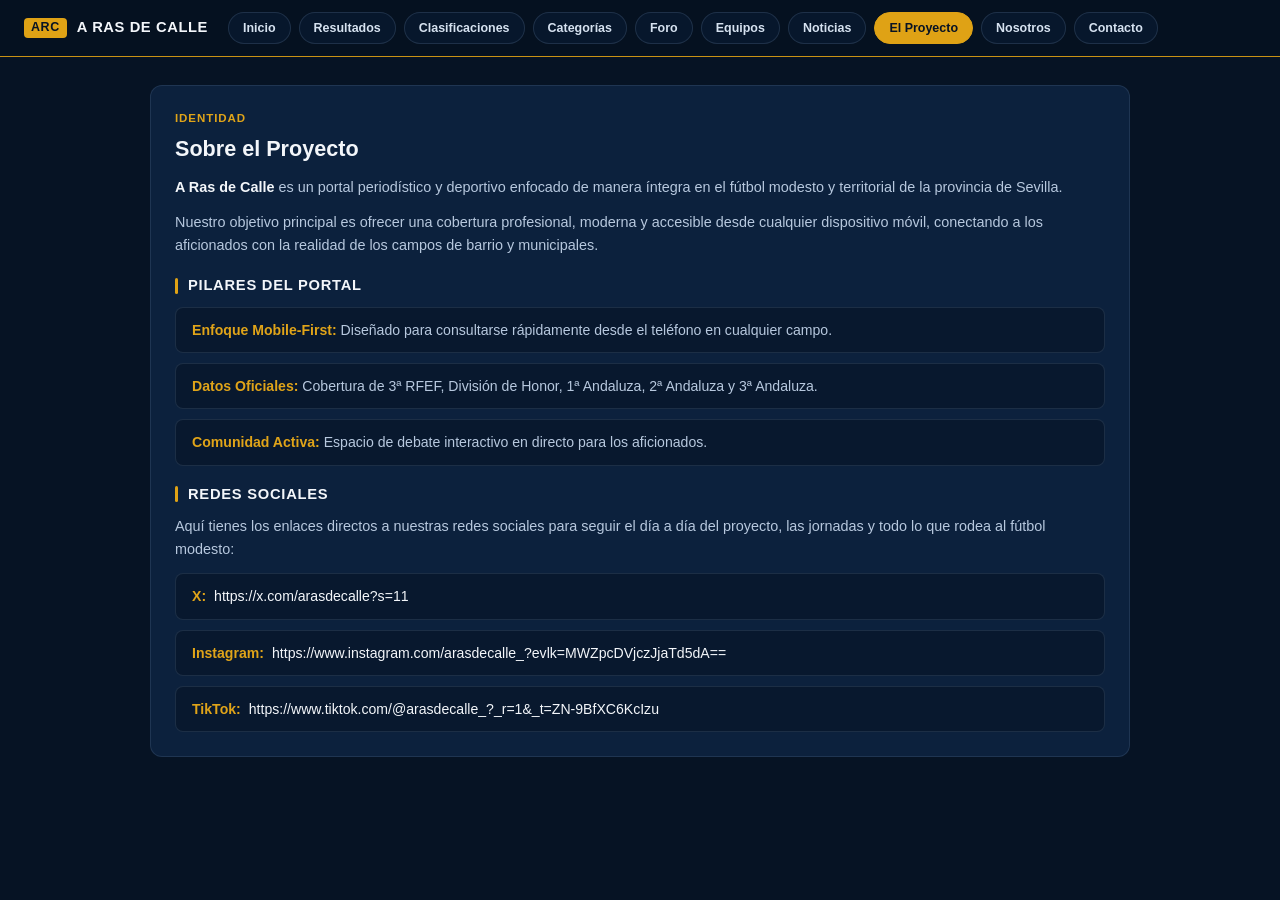
<file: proyecto.html>
<!DOCTYPE html>
<html lang="es">
<head>
  <meta charset="UTF-8" />
  <meta name="viewport" content="width=device-width, initial-scale=1.0" />
  <title>A Ras de Calle — El Proyecto</title>
  <style>
    :root {
      --bg-page: #061324;
      --bg-header: #051120;
      --bg-card: #0c213d;
      --bg-card-hover: #10294b;
      --border-subtle: rgba(148, 178, 214, 0.14);
      --border-gold: #c99214;
      --accent-gold: #dfa215;
      --accent-gold-hover: #ebb024;
      --text-main: #f3f6fa;
      --text-muted: #8fa4bf;
      --text-gold: #e0a419;
    }

    * {
      box-sizing: border-box;
      margin: 0;
      padding: 0;
    }

    body {
      background-color: var(--bg-page);
      color: var(--text-main);
      font-family: -apple-system, BlinkMacSystemFont, "Segoe UI", Roboto, Helvetica, Arial, sans-serif;
      line-height: 1.45;
      min-height: 100vh;
      padding-bottom: 56px;
    }

    a {
      color: inherit;
      text-decoration: none;
    }

    /* Cabecera y navegación */
    .site-header {
      background-color: var(--bg-header);
      border-bottom: 1px solid var(--border-gold);
      position: sticky;
      top: 0;
      z-index: 20;
    }

    .header-inner {
      max-width: 1380px;
      margin: 0 auto;
      padding: 12px 24px;
      display: flex;
      align-items: center;
      gap: 20px;
      flex-wrap: wrap;
    }

    .brand {
      display: inline-flex;
      align-items: center;
      gap: 10px;
      font-weight: 800;
      font-size: 0.92rem;
      letter-spacing: 0.04em;
      text-transform: uppercase;
      white-space: nowrap;
    }

    .brand-badge {
      background-color: var(--accent-gold);
      color: #071324;
      font-weight: 900;
      font-size: 0.78rem;
      padding: 3px 7px;
      border-radius: 4px;
      line-height: 1.1;
    }

    .nav-list {
      display: flex;
      align-items: center;
      gap: 8px;
      flex-wrap: wrap;
      list-style: none;
    }

    .nav-link {
      display: inline-block;
      padding: 6px 14px;
      border-radius: 999px;
      font-size: 0.78rem;
      font-weight: 600;
      color: #d6e2f0;
      border: 1px solid rgba(148, 178, 214, 0.16);
      background-color: rgba(12, 33, 61, 0.45);
      transition: background-color 0.15s ease, color 0.15s ease, border-color 0.15s ease;
      white-space: nowrap;
    }

    .nav-link:hover {
      background-color: var(--bg-card-hover);
      border-color: rgba(223, 162, 21, 0.45);
      color: #ffffff;
    }

    .nav-link.active {
      background-color: var(--accent-gold);
      color: #071324;
      border-color: var(--accent-gold);
      font-weight: 700;
    }

    /* Contenedor principal */
    .main-container {
      max-width: 1020px;
      margin: 0 auto;
      padding: 28px 20px 64px;
      display: flex;
      flex-direction: column;
      gap: 18px;
    }

    .content-card {
      background-color: var(--bg-card);
      border: 1px solid var(--border-subtle);
      border-radius: 12px;
      padding: 24px;
    }

    .card-kicker {
      font-size: 0.72rem;
      font-weight: 700;
      letter-spacing: 0.08em;
      text-transform: uppercase;
      color: var(--text-gold);
      margin-bottom: 6px;
    }

    .card-title {
      color: var(--text-main);
      font-size: 1.35rem;
      font-weight: 800;
      margin-bottom: 12px;
    }

    .content-card p {
      color: #b7c8de;
      font-size: 0.9rem;
      line-height: 1.6;
      margin-bottom: 12px;
    }

    .content-card strong {
      color: var(--text-main);
    }

    .pillars-heading {
      display: flex;
      align-items: center;
      gap: 10px;
      font-size: 0.92rem;
      font-weight: 800;
      letter-spacing: 0.05em;
      text-transform: uppercase;
      color: var(--text-main);
      margin-top: 18px;
      margin-bottom: 10px;
    }

    .pillars-heading::before {
      content: "";
      width: 3px;
      height: 16px;
      background-color: var(--accent-gold);
      border-radius: 2px;
      display: inline-block;
    }

    .feature-list {
      list-style: none;
      display: flex;
      flex-direction: column;
      gap: 10px;
    }

    .feature-item {
      background-color: rgba(6, 19, 36, 0.55);
      border: 1px solid var(--border-subtle);
      border-radius: 8px;
      padding: 12px 16px;
      font-size: 0.88rem;
      color: #b7c8de;
    }

    .feature-item strong {
      color: var(--text-gold);
    }

    /* Enlaces a redes sociales */
    .social-list {
      list-style: none;
      display: flex;
      flex-direction: column;
      gap: 10px;
      margin-top: 8px;
    }

    .social-item {
      background-color: rgba(6, 19, 36, 0.55);
      border: 1px solid var(--border-subtle);
      border-radius: 8px;
      padding: 12px 16px;
      font-size: 0.88rem;
      color: #b7c8de;
      display: flex;
      align-items: center;
      gap: 8px;
      flex-wrap: wrap;
    }

    .social-item strong {
      color: var(--text-gold);
    }

    .social-link {
      color: var(--text-main);
      word-break: break-all;
      transition: color 0.15s ease;
    }

    .social-link:hover {
      color: var(--text-gold);
      text-decoration: underline;
    }

    @media (max-width: 700px) {
      .header-inner {
        padding: 12px 14px;
        gap: 12px;
      }

      .main-container {
        padding: 20px 14px 48px;
      }

      .content-card {
        padding: 20px 18px;
      }
    }
  </style>
</head>
<body>
  <header class="site-header">
    <div class="header-inner">
      <a href="index.html" class="brand">
        <span class="brand-badge">ARC</span>
        <span>A RAS DE CALLE</span>
      </a>

      <nav aria-label="Navegación principal">
        <ul class="nav-list">
          <li><a href="index.html" class="nav-link">Inicio</a></li>
          <li><a href="partido.html" class="nav-link">Resultados</a></li>
          <li><a href="estadisticas.html" class="nav-link">Clasificaciones</a></li>
          <li><a href="competiciones.html" class="nav-link">Categorías</a></li>
          <li><a href="foro.html" class="nav-link">Foro</a></li>
          <li><a href="equipos.html" class="nav-link">Equipos</a></li>
          <li><a href="noticias.html" class="nav-link">Noticias</a></li>
          <li><a href="proyecto.html" class="nav-link active">El Proyecto</a></li>
          <li><a href="nosotros.html" class="nav-link">Nosotros</a></li>
          <li><a href="contacto.html" class="nav-link">Contacto</a></li>
        </ul>
      </nav>
    </div>
  </header>

  <main class="main-container">
    <section class="content-card">
      <div class="card-kicker">IDENTIDAD</div>
      <h1 class="card-title">Sobre el Proyecto</h1>
      <p><strong>A Ras de Calle</strong> es un portal periodístico y deportivo enfocado de manera íntegra en el fútbol modesto y territorial de la provincia de Sevilla.</p>
      <p>Nuestro objetivo principal es ofrecer una cobertura profesional, moderna y accesible desde cualquier dispositivo móvil, conectando a los aficionados con la realidad de los campos de barrio y municipales.</p>

      <h2 class="pillars-heading">Pilares del Portal</h2>
      <ul class="feature-list">
        <li class="feature-item"><strong>Enfoque Mobile-First:</strong> Diseñado para consultarse rápidamente desde el teléfono en cualquier campo.</li>
        <li class="feature-item"><strong>Datos Oficiales:</strong> Cobertura de 3ª RFEF, División de Honor, 1ª Andaluza, 2ª Andaluza y 3ª Andaluza.</li>
        <li class="feature-item"><strong>Comunidad Activa:</strong> Espacio de debate interactivo en directo para los aficionados.</li>
      </ul>

      <h2 class="pillars-heading">Redes Sociales</h2>
      <p>Aquí tienes los enlaces directos a nuestras redes sociales para seguir el día a día del proyecto, las jornadas y todo lo que rodea al fútbol modesto:</p>
      <ul class="social-list">
        <li class="social-item">
          <strong>X:</strong>
          <a href="https://x.com/arasdecalle?s=11" target="_blank" rel="noopener noreferrer" class="social-link">https://x.com/arasdecalle?s=11</a>
        </li>
        <li class="social-item">
          <strong>Instagram:</strong>
          <a href="https://www.instagram.com/arasdecalle_?evlk=MWZpcDVjczJjaTd5dA==" target="_blank" rel="noopener noreferrer" class="social-link">https://www.instagram.com/arasdecalle_?evlk=MWZpcDVjczJjaTd5dA==</a>
        </li>
        <li class="social-item">
          <strong>TikTok:</strong>
          <a href="https://www.tiktok.com/@arasdecalle_?_r=1&_t=ZN-9BfXC6KcIzu" target="_blank" rel="noopener noreferrer" class="social-link">https://www.tiktok.com/@arasdecalle_?_r=1&_t=ZN-9BfXC6KcIzu</a>
        </li>
      </ul>
    </section>
  </main>
</body>
</html>
</file>
